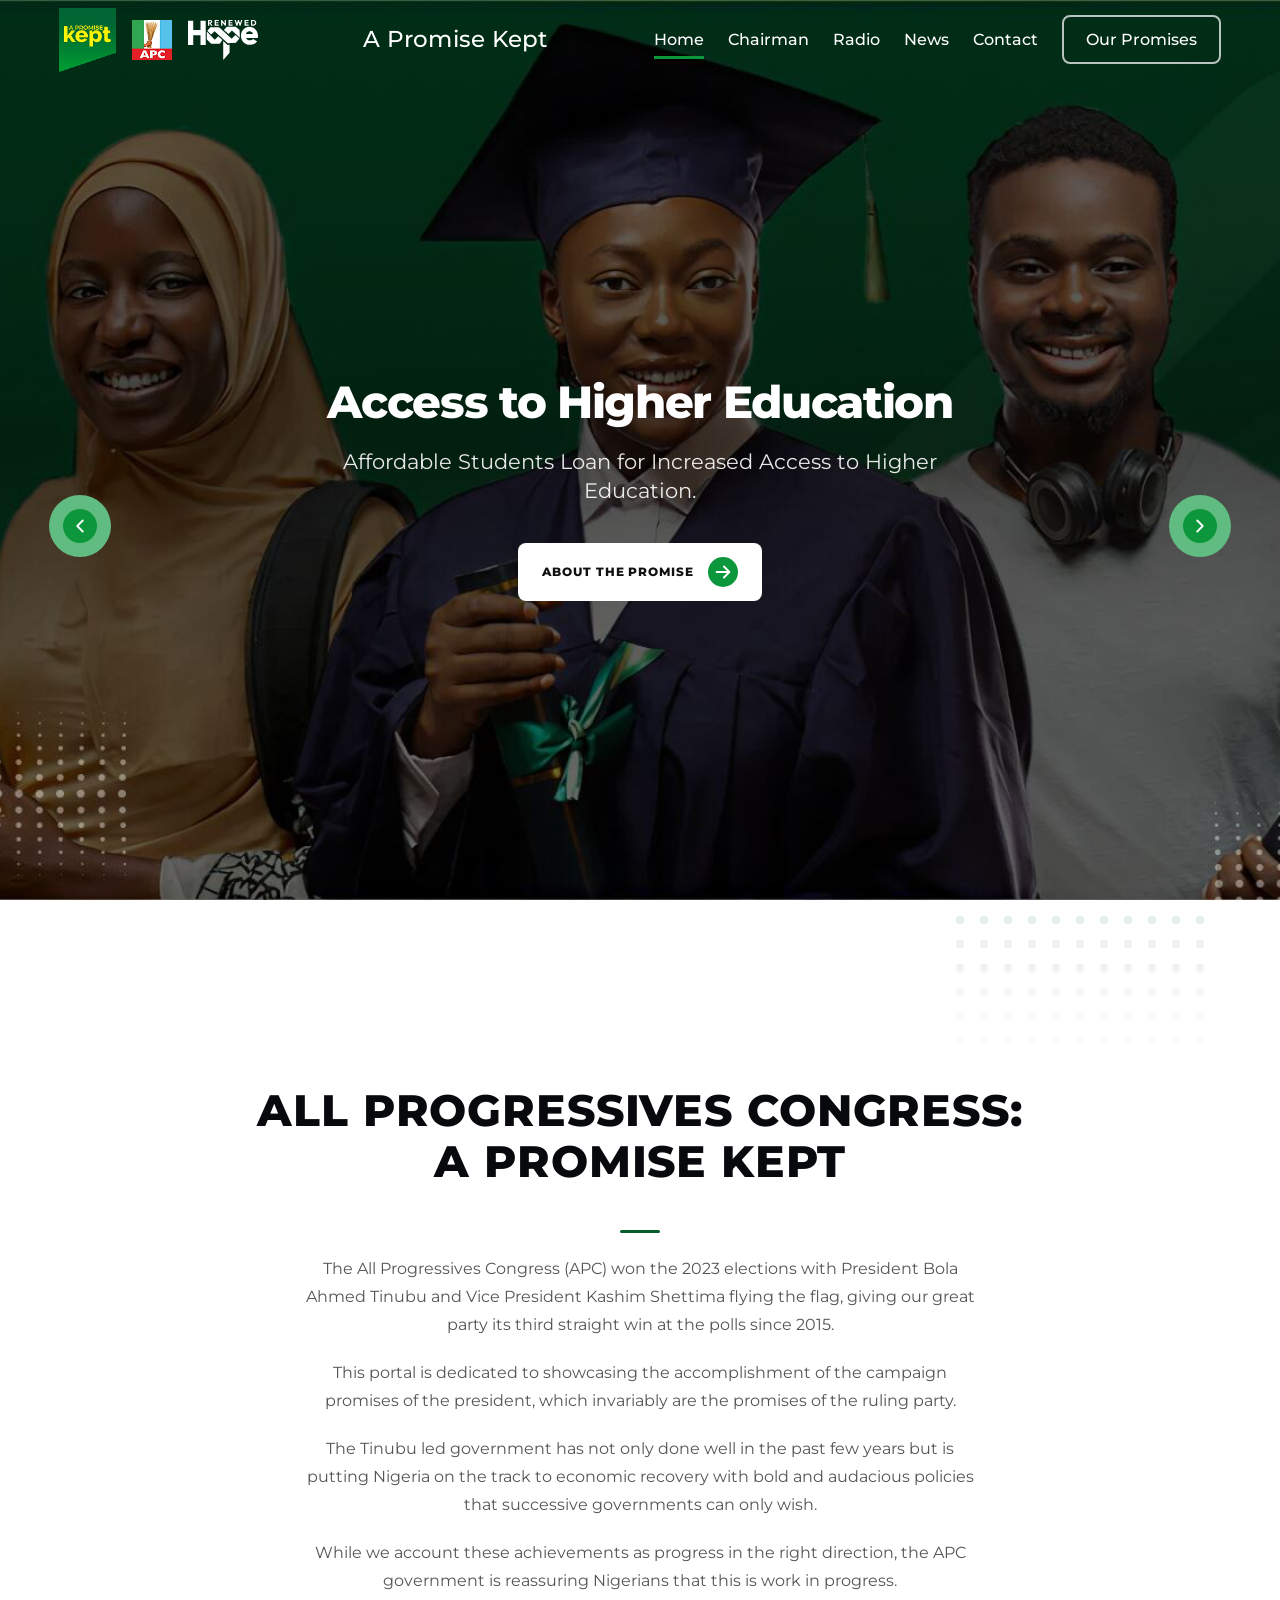
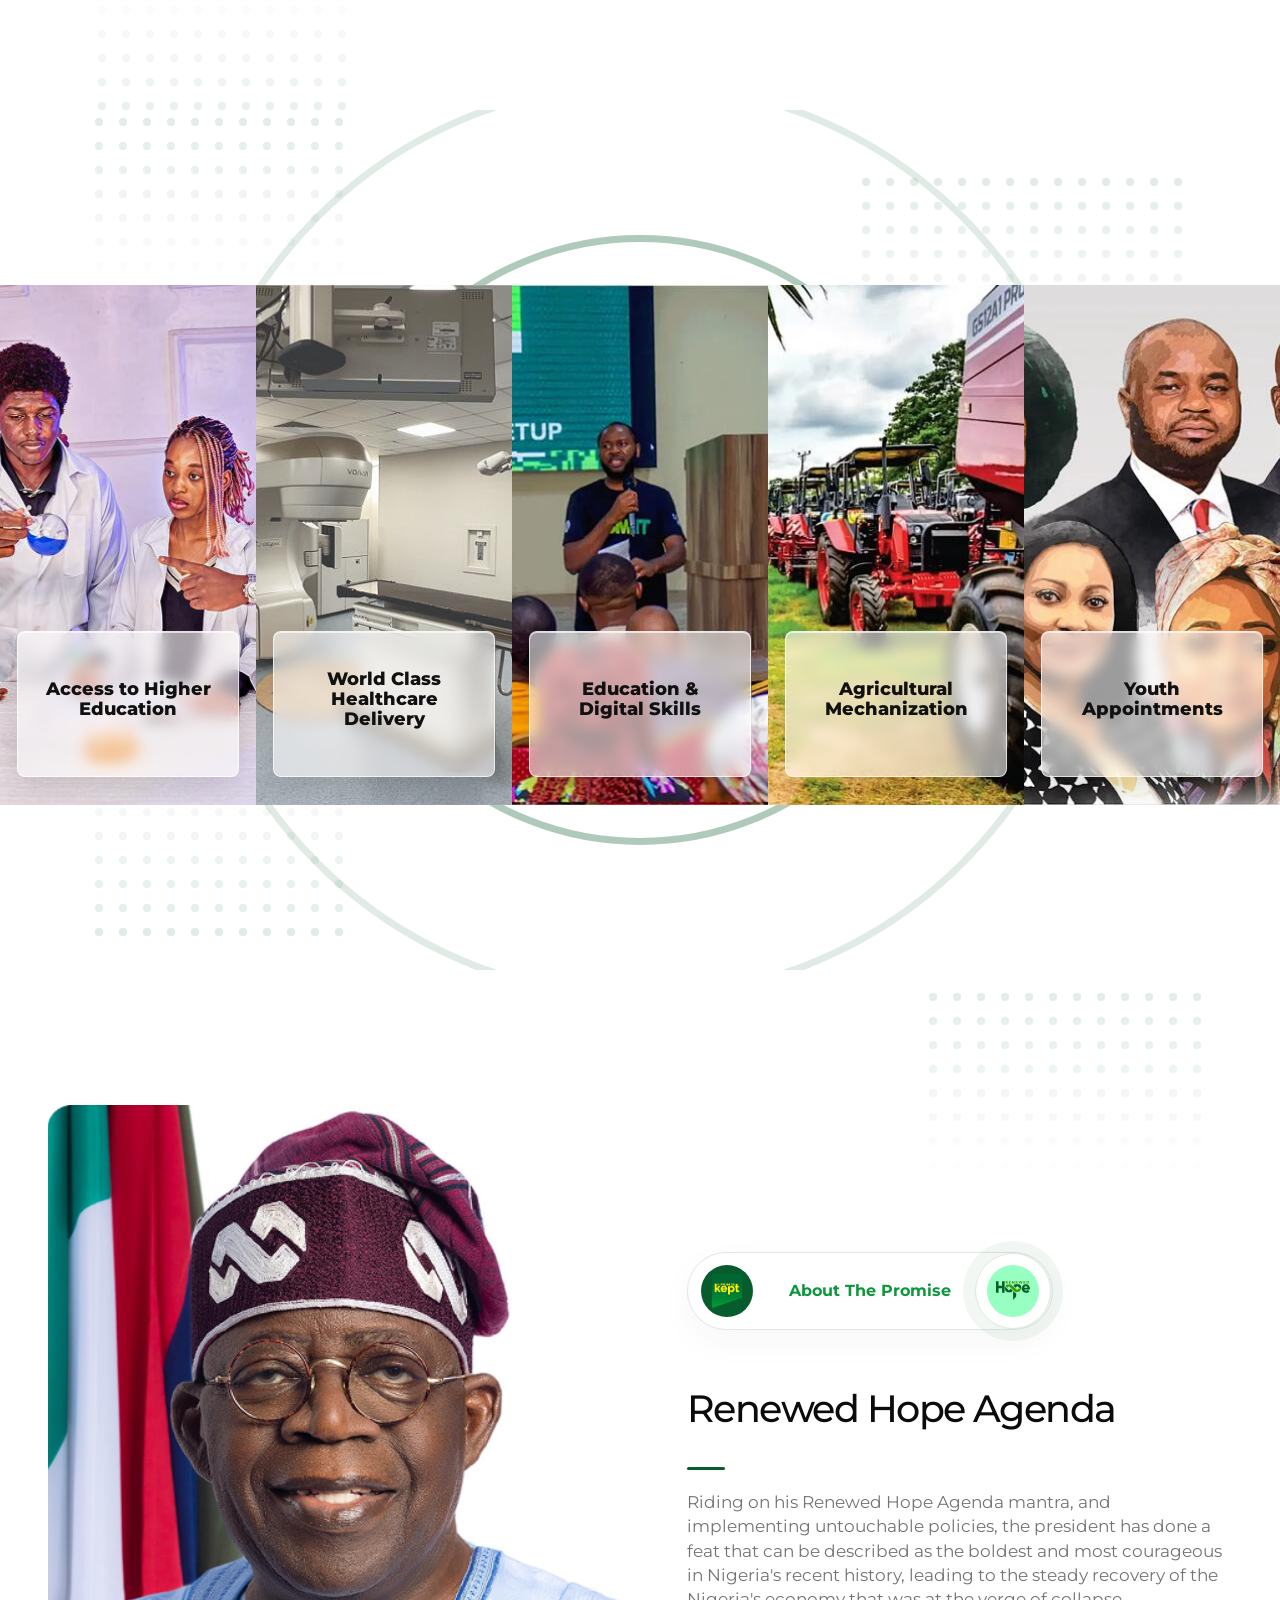
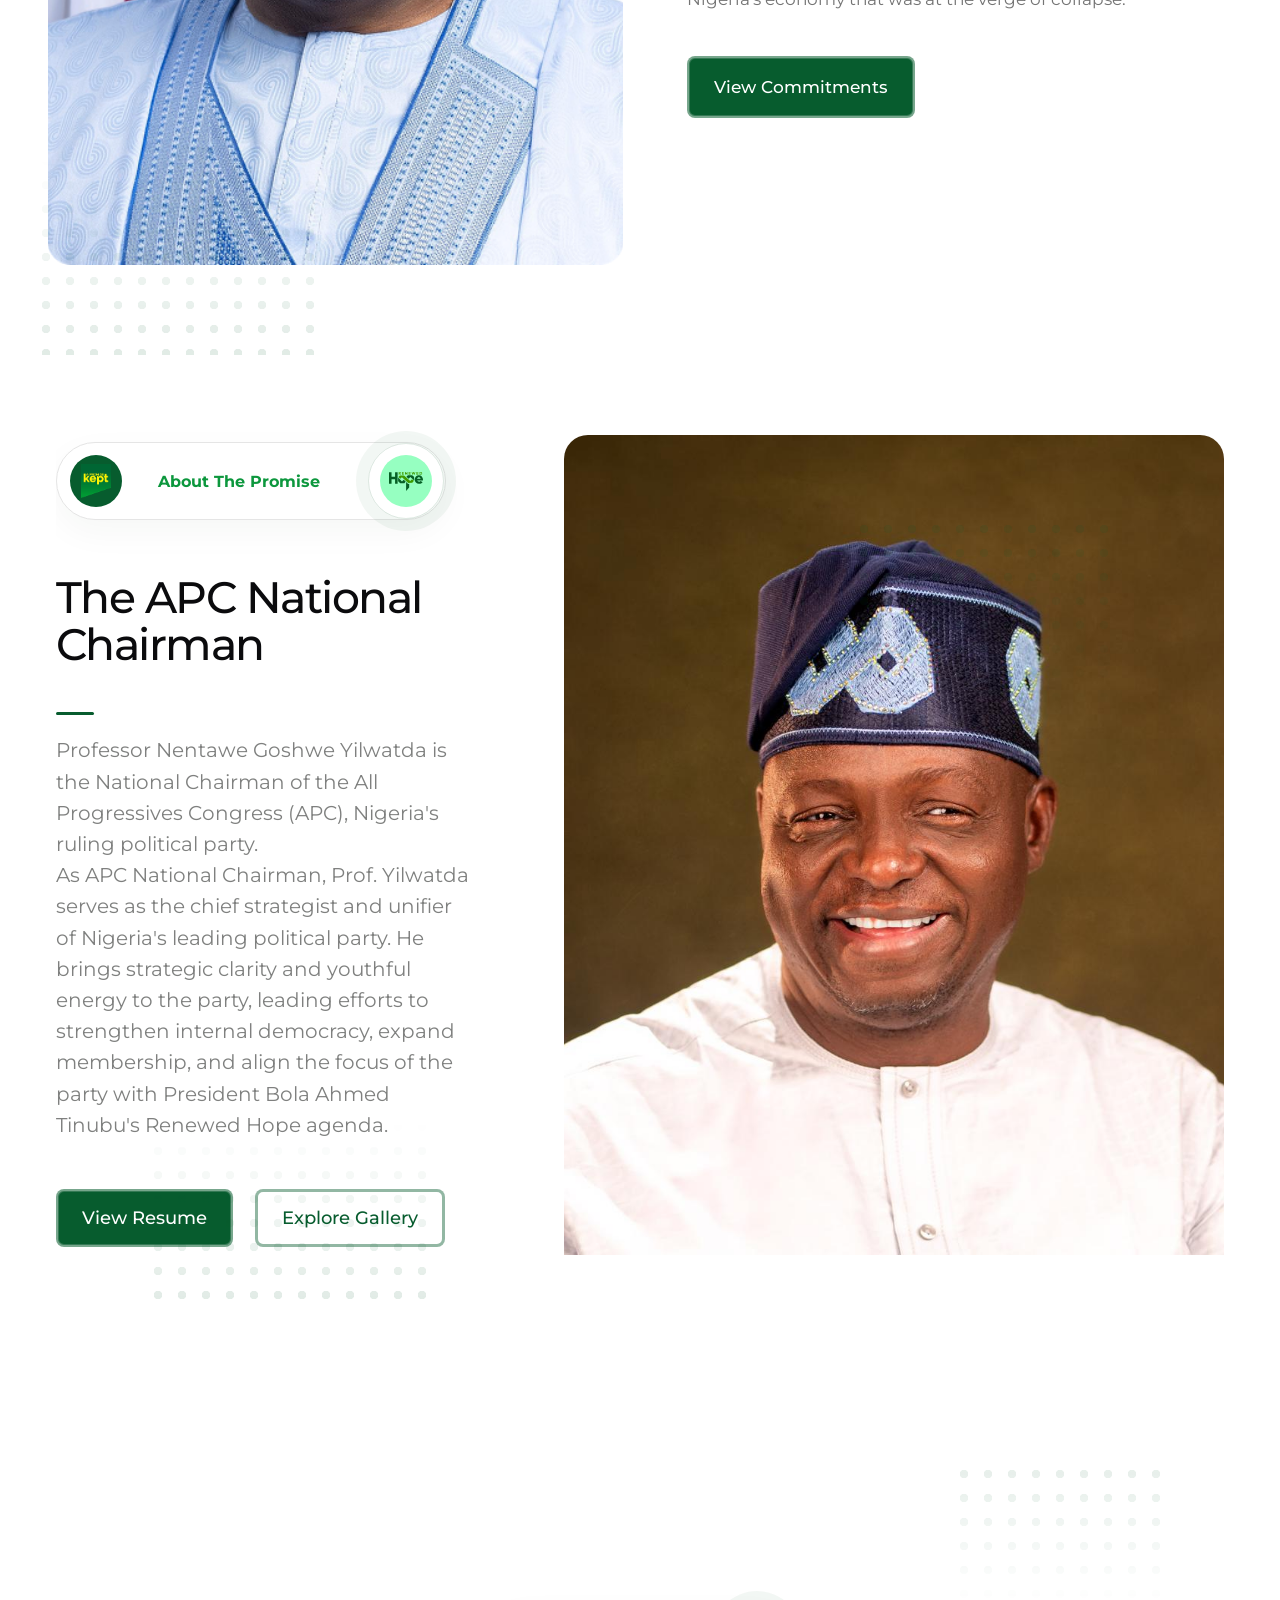
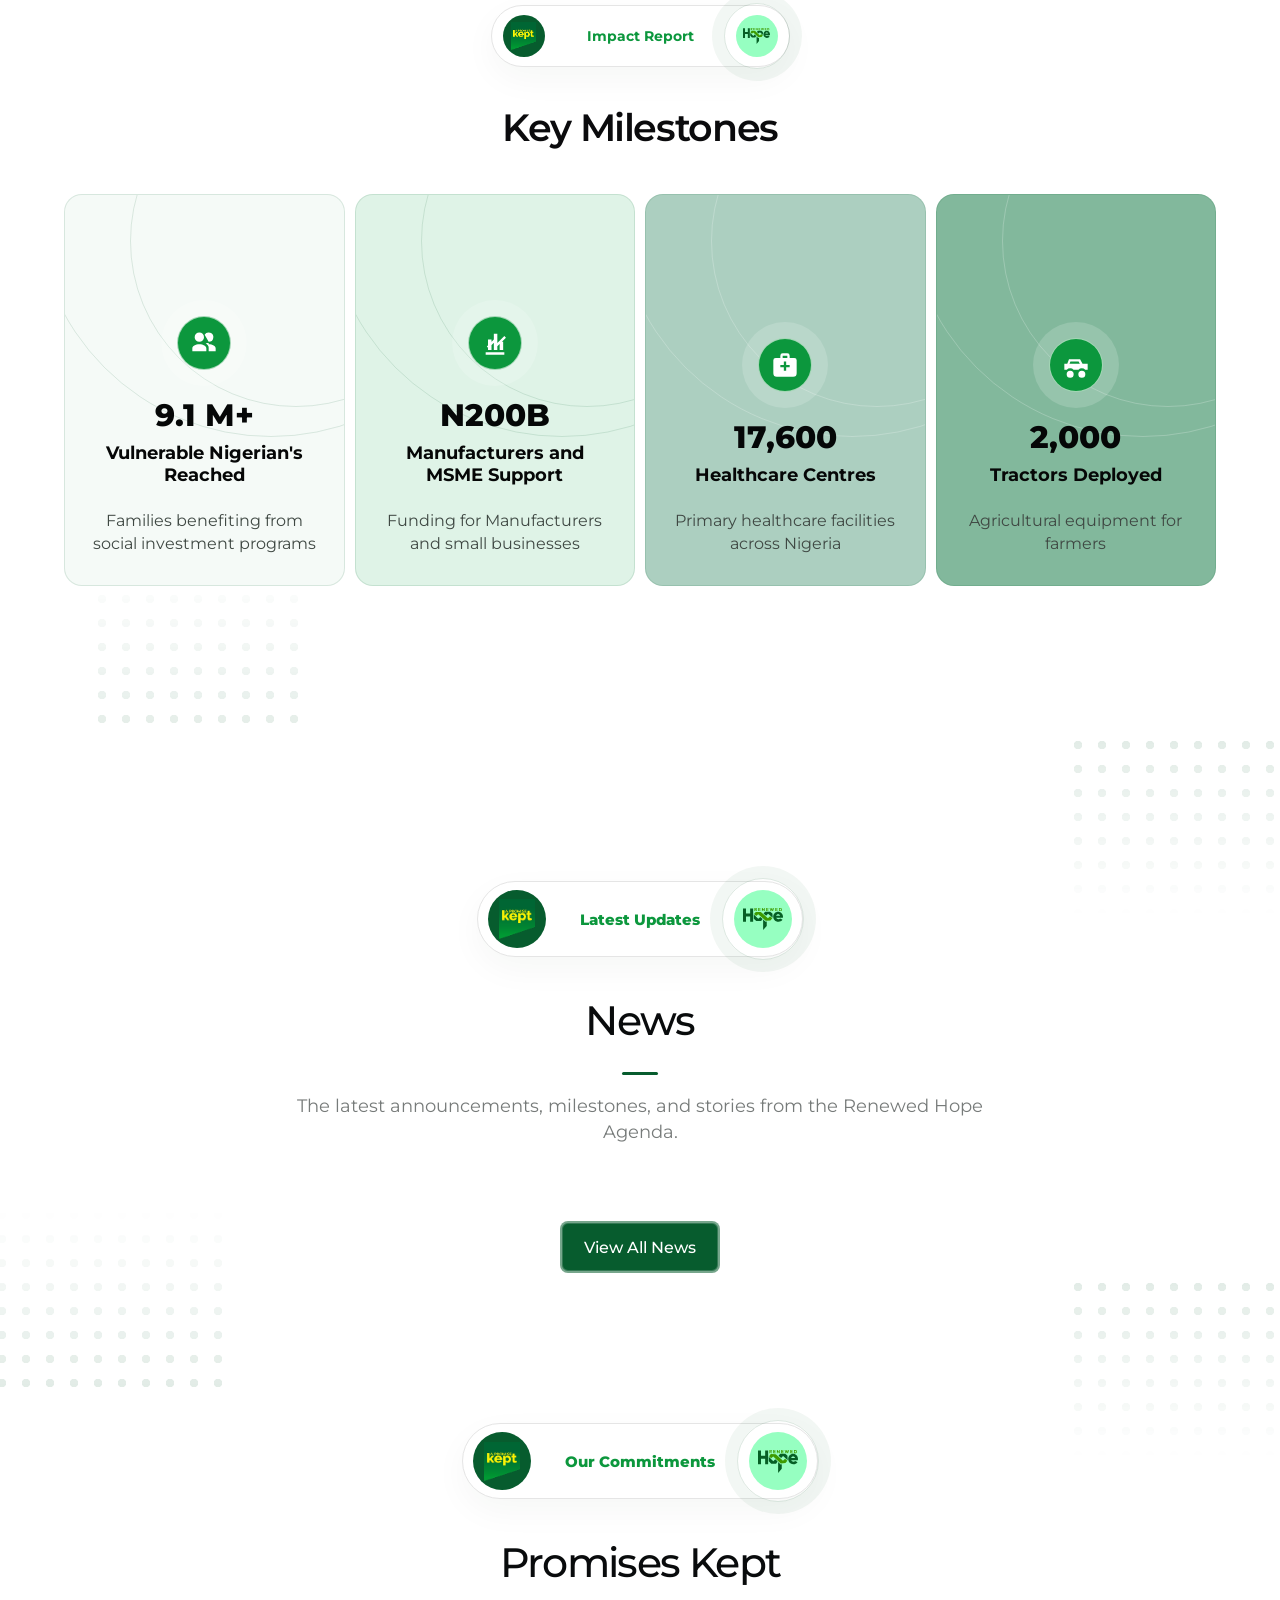
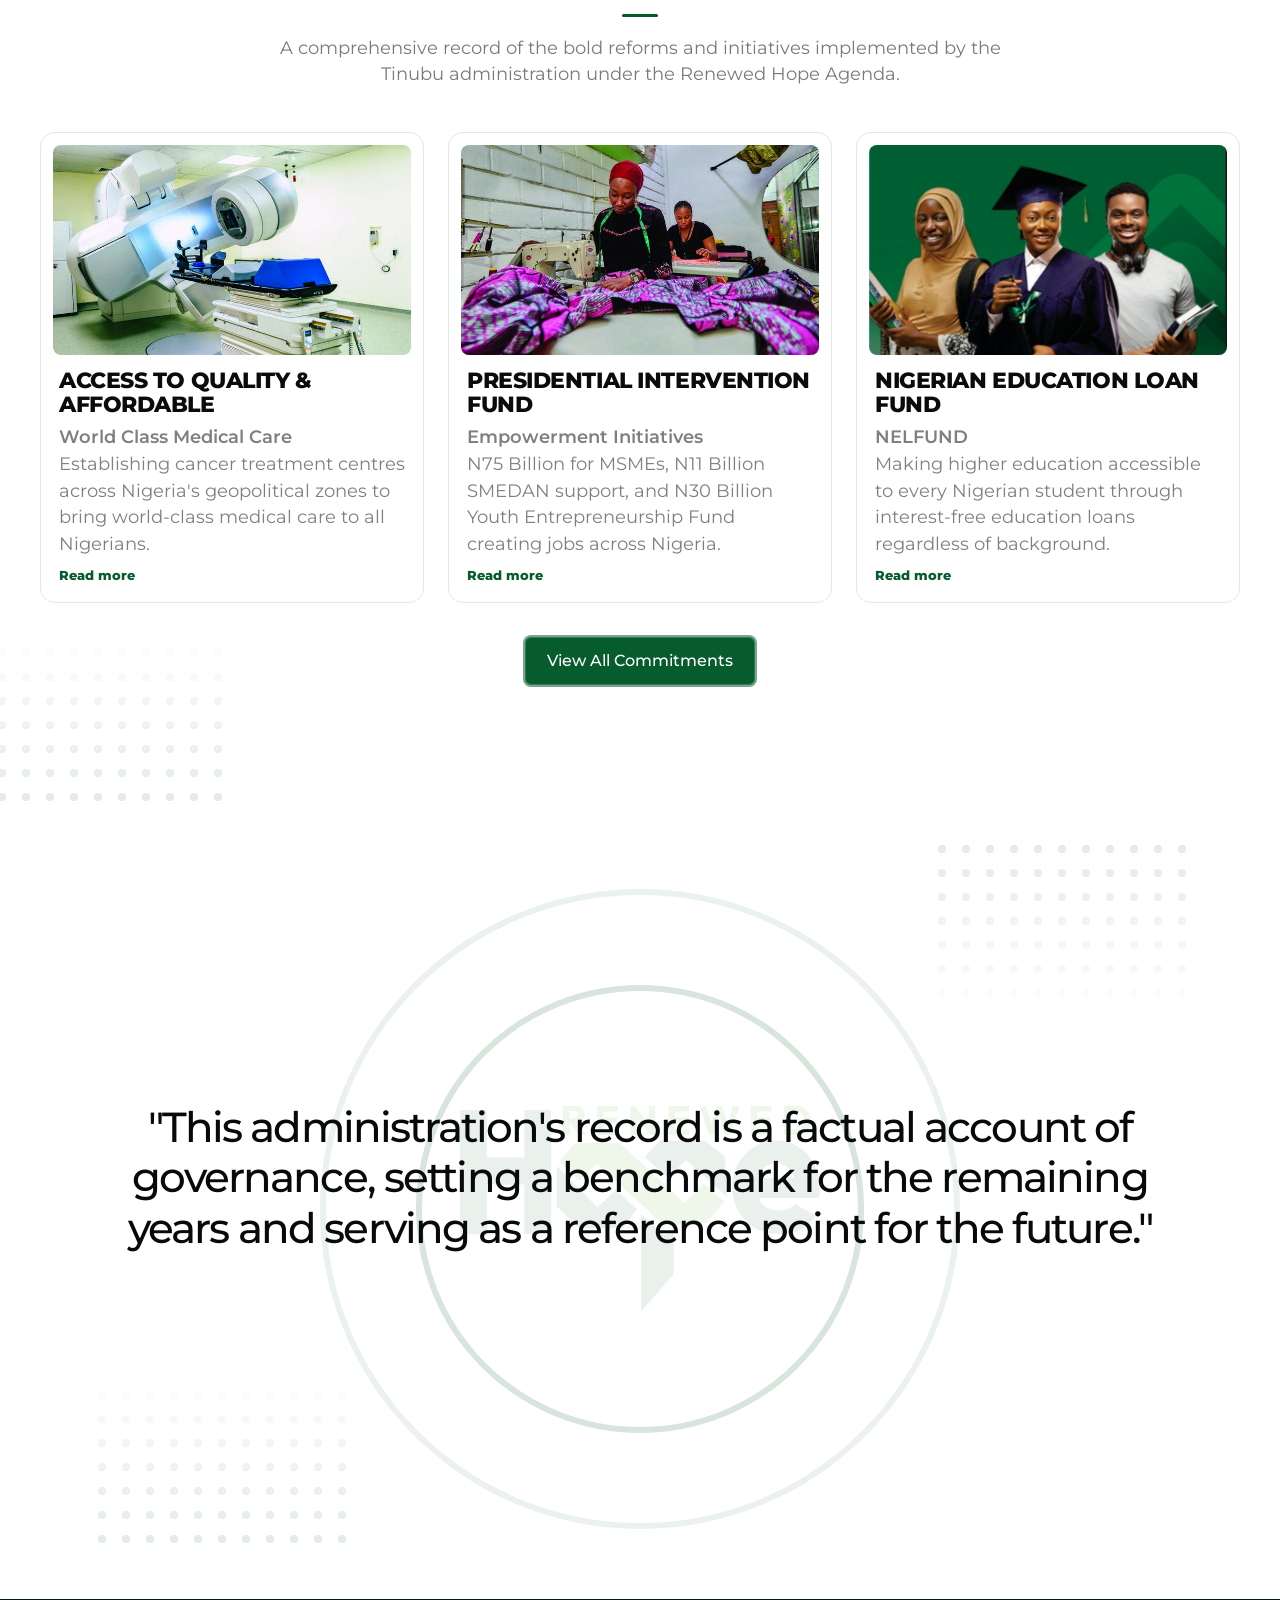
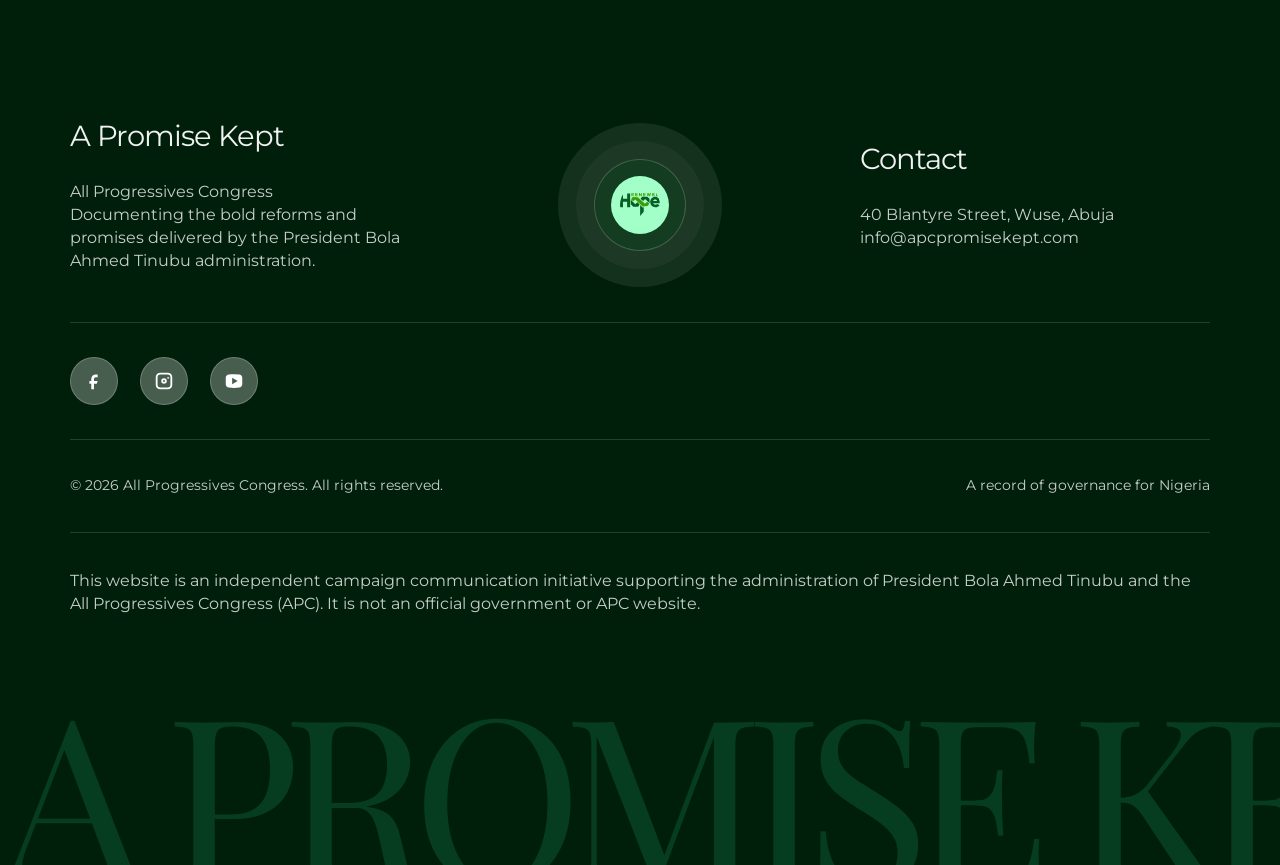
<file: index.html>
<!DOCTYPE html>
<html lang="en">
<head>
  <meta charset="UTF-8">
  <meta name="viewport" content="width=device-width, initial-scale=1.0">
  <title>APC Promise Kept | Tinubu Renewed Hope Agenda</title>
  <meta name="description" content="President Bola Tinubu's Renewed Hope Agenda: documenting APC government reforms, fulfilled campaign promises, and Nigeria governance achievements.">
  <meta name="keywords" content="APC Promise Kept, Renewed Hope Agenda achievements, Tinubu promises kept, APC achievements, Tinubu administration achievements, Bola Tinubu reforms, Nigeria governance achievements, campaign promises fulfilled Nigeria, APC government reforms, progress under Renewed Hope Agenda">
  <meta name="robots" content="index, follow">
  <meta name="author" content="All Progressives Congress">
  <link rel="canonical" href="https://apcpromisekept.com/">
  <meta property="og:type" content="website">
  <meta property="og:site_name" content="APC Promise Kept">
  <meta property="og:title" content="APC Promise Kept | Tinubu Renewed Hope Agenda">
  <meta property="og:description" content="President Bola Tinubu's Renewed Hope Agenda: documenting APC government reforms, fulfilled campaign promises, and Nigeria governance achievements.">
  <meta property="og:url" content="https://apcpromisekept.com/">
  <meta property="og:image" content="https://apcpromisekept.com/assets/images/apromiseimg-1.png">
  <meta name="twitter:card" content="summary_large_image">
  <meta name="twitter:title" content="APC Promise Kept | Tinubu Renewed Hope Agenda">
  <meta name="twitter:description" content="President Bola Tinubu's Renewed Hope Agenda: documenting APC government reforms, fulfilled campaign promises, and Nigeria governance achievements.">
  <meta name="twitter:image" content="https://apcpromisekept.com/assets/images/apromiseimg-1.png">
  <link rel="preconnect" href="https://fonts.googleapis.com">
  <link rel="preconnect" href="https://fonts.gstatic.com" crossorigin>
  <link href="https://fonts.googleapis.com/css2?family=Playfair+Display:wght@700;900&family=Montserrat:wght@400;500;600;700;800;900&display=swap" rel="stylesheet">
  <link rel="icon" type="image/png" href="assets/images/apromiseimg-1.png">
  <link rel="stylesheet" href="styles.css?v=5">
  <script type="application/ld+json">
  {
    "@context": "https://schema.org",
    "@graph": [
      {
        "@type": "Organization",
        "name": "All Progressives Congress",
        "alternateName": "APC",
        "url": "https://apcpromisekept.com",
        "logo": "https://apcpromisekept.com/assets/images/apc-logo-1.png",
        "description": "Nigeria's ruling party implementing the Renewed Hope Agenda under President Bola Ahmed Tinubu.",
        "sameAs": [
          "https://web.facebook.com/profile.php?id=61577460725986",
          "https://www.instagram.com/apcpromisekept/",
          "https://www.youtube.com/@apcpromisekept/videos"
        ]
      },
      {
        "@type": "WebSite",
        "name": "APC Promise Kept",
        "url": "https://apcpromisekept.com",
        "description": "Documenting APC government reforms, Tinubu administration achievements, and progress under the Renewed Hope Agenda."
      }
    ]
  }
  </script>
</head>
<body class="home-page">
  <header class="site-header">
    <a class="brand" href="index.html" aria-label="A Promise Kept home">
      <img src="assets/images/apromiseimg-1.png" alt="A Promise Kept">
      <img src="assets/images/apc-logo-1.png" alt="APC">
      <img src="assets/images/renewed%20hope.svg" alt="Renewed Hope">
    </a>
    <a class="header-title" href="index.html">A Promise Kept</a>
    <button class="menu-toggle" type="button" aria-label="Open menu" aria-expanded="false">
      <span></span><span></span><span></span>
    </button>
    <nav class="site-nav" aria-label="Primary navigation">
      <a class="active" href="index.html">Home</a>
      <a href="chairman.html">Chairman</a>
      <a href="radio.html">Radio</a>
      <a href="news.html">News</a>
      <a href="contact.html">Contact</a>
      <a class="nav-cta" href="commitments.html">Our Promises</a>
    </nav>
  </header>

  <main>
    <section class="hero home-hero" aria-label="Featured commitments">
      <div class="slider-track">
        <article class="hero-slide active" data-title="Access to Higher Education" data-subtitle="Affordable Students Loan for Increased Access to Higher Education." data-image="assets/images/slider/slider1.jpg"></article>
        <article class="hero-slide" data-title="Youth in Leadership Positions" data-subtitle="President Tinubu has appointed the highest number of youths to government leadership positions in Nigeria’s history." data-image="assets/images/slider/slider2.jpg"></article>
        <article class="hero-slide" data-title="3MTT" data-subtitle="Generating a pipeline of technical talents with the aim of creating 3 Million jobs to power our digital economy and position Nigeria as a net talent exporter." data-image="assets/images/slider/slider3.jpg"></article>
        <article class="hero-slide" data-title="National Road Infrastructure" data-subtitle="₦300 billion driving legacy superhighways, 260+ emergency palliatives, and bridge reconstructions across Nigeria." data-image="assets/images/slider/slider4.jpg"></article>
        <article class="hero-slide" data-title="Gas to Prosperity" data-subtitle="With the complete linking of the southern to the northern regions with gas pipelines and over N10B Final Investments Decisions, Nigeria's gas revolution is becoming a reality." data-image="assets/images/cards/Gas to prosperity.jpg"></article>
      </div>
      <button class="slider-arrow slider-prev" type="button" aria-label="Previous slide">
        <svg viewBox="0 0 24 24" aria-hidden="true"><path d="M15 18 9 12l6-6"/></svg>
      </button>
      <button class="slider-arrow slider-next" type="button" aria-label="Next slide">
        <svg viewBox="0 0 24 24" aria-hidden="true"><path d="m9 6 6 6-6 6"/></svg>
      </button>
      <div class="scroll-cue" aria-hidden="true">
        <svg class="scroll-cue-chevron" viewBox="0 0 24 24" aria-hidden="true"><path d="M6 9l6 6 6-6"/></svg>
      </div>

      <div class="hero-slider-content">
        <h1 id="hero-title">Access to Higher Education</h1>
        <p id="hero-subtitle">Affordable Students Loan for Increased Access to Higher Education.</p>
        <a class="hero-glass-link" href="#renewed-hope">
          About the Promise
          <span class="glass-arrow" aria-hidden="true">
            <svg viewBox="0 0 24 24"><path d="M5 12h14m-6-6 6 6-6 6"/></svg>
          </span>
        </a>
      </div>
    </section>

    <section id="promise-intro" class="promise-intro" aria-labelledby="promise-intro-title">
      <div class="dot-field dot-field-top" aria-hidden="true"></div>
      <div class="dot-field dot-field-bottom" aria-hidden="true"></div>
      <div class="promise-intro-inner">
        <h2 id="promise-intro-title">All Progressives Congress:<br>A Promise Kept</h2>
        <span class="intro-rule" aria-hidden="true"></span>
        <p>The All Progressives Congress (APC) won the 2023 elections with President Bola Ahmed Tinubu and Vice President Kashim Shettima flying the flag, giving our great party its third straight win at the polls since 2015.</p>
        <p>This portal is dedicated to showcasing the accomplishment of the campaign promises of the president, which invariably are the promises of the ruling party.</p>
        <p>The Tinubu led government has not only done well in the past few years but is putting Nigeria on the track to economic recovery with bold and audacious policies that successive governments can only wish.</p>
        <p>While we account these achievements as progress in the right direction, the APC government is reassuring Nigerians that this is work in progress.</p>
      </div>
    </section>

    <section id="focus-areas" class="priority-strip" aria-label="Renewed Hope focus areas">
      <div class="ring-mark ring-mark-outer" aria-hidden="true"></div>
      <div class="ring-mark ring-mark-inner" aria-hidden="true"></div>
      <div class="dot-field list-dot-top-left" aria-hidden="true"></div>
      <div class="dot-field list-dot-top-right" aria-hidden="true"></div>
      <div class="dot-field list-dot-bottom-left" aria-hidden="true"></div>
      <div class="priority-list">
        <a class="priority-panel" href="commitment-detail.html?id=4" aria-label="Open Nigerian Education Loan Fund commitment detail">
          <img src="assets/images/list/1.jpg" alt="Students in a laboratory" loading="lazy">
          <div class="priority-copy">
            <h3>Access to Higher Education</h3>
          </div>
        </a>
        <a class="priority-panel" href="commitment-detail.html?id=0" aria-label="Open World Class Healthcare Delivery commitment detail">
          <img src="assets/images/list/2.jpg" alt="Healthcare delivery equipment" loading="lazy">
          <div class="priority-copy">
            <h3>World Class Healthcare Delivery</h3>
          </div>
        </a>
        <a class="priority-panel" href="commitment-detail.html?id=2" aria-label="Open Education and Digital Skills commitment detail">
          <img src="assets/images/list/3.jpg" alt="Education and digital skills training in Nigeria" loading="lazy">
          <div class="priority-copy">
            <h3>Education & Digital Skills</h3>
          </div>
        </a>
        <a class="priority-panel" href="commitment-detail.html?id=7" aria-label="Open Agricultural Mechanization commitment detail">
          <img src="assets/images/list/4.jpg" alt="Agricultural equipment" loading="lazy">
          <div class="priority-copy">
            <h3>Agricultural Mechanization</h3>
          </div>
        </a>
        <a class="priority-panel" href="commitment-detail.html?id=2" aria-label="Open Youth Appointments commitment detail">
          <img src="assets/images/list/5.jpg" alt="Youth appointees illustration" loading="lazy">
          <div class="priority-copy">
            <h3>Youth Appointments</h3>
          </div>
        </a>
      </div>
    </section>

    <section id="renewed-hope" class="intro-section">
      <div class="dot-field intro-dot-top" aria-hidden="true"></div>
      <div class="dot-field intro-dot-bottom" aria-hidden="true"></div>
      <div class="intro-media">
        <img src="assets/images/frame-2087327894.png" alt="President Bola Ahmed Tinubu" loading="lazy">
      </div>
      <div class="intro-copy">
        <div class="initiative-pill">
          <span class="initiative-logo kept-logo"><img src="assets/images/apromiseimg-1.png" alt=""></span>
          <strong>About The Promise</strong>
          <span class="initiative-logo hope-logo"><img src="assets/images/renewed%20hope.svg" alt=""></span>
        </div>
        <h2>Renewed Hope Agenda</h2>
        <span class="intro-green-rule" aria-hidden="true"></span>
        <p>Riding on his Renewed Hope Agenda mantra, and implementing untouchable policies, the president has done a feat that can be described as the boldest and most courageous in Nigeria's recent history, leading to the steady recovery of the Nigeria's economy that was at the verge of collapse.</p>
        <a class="btn intro-cta" href="commitments.html">View Commitments</a>
      </div>
    </section>

    <section id="chairman" class="chairman-section" aria-labelledby="chairman-title">
      <div class="dot-field chairman-dot-top" aria-hidden="true"></div>
      <div class="dot-field chairman-dot-bottom" aria-hidden="true"></div>
      <div class="chairman-copy">
        <div class="initiative-pill chairman-pill">
          <span class="initiative-logo kept-logo"><img src="assets/images/apromiseimg-1.png" alt=""></span>
          <strong>About The Promise</strong>
          <span class="initiative-logo hope-logo"><img src="assets/images/renewed%20hope.svg" alt=""></span>
        </div>
        <h2 id="chairman-title">The APC National Chairman</h2>
        <span class="intro-green-rule" aria-hidden="true"></span>
        <p>Professor Nentawe Goshwe Yilwatda is the National Chairman of the All Progressives Congress (APC), Nigeria's ruling political party.</p>
        <p>As APC National Chairman, Prof. Yilwatda serves as the chief strategist and unifier of Nigeria's leading political party. He brings strategic clarity and youthful energy to the party, leading efforts to strengthen internal democracy, expand membership, and align the focus of the party with President Bola Ahmed Tinubu's Renewed Hope agenda.</p>
        <div class="chairman-actions">
          <a class="btn chairman-primary" href="chairman.html">View Resume</a>
          <a class="btn chairman-secondary" href="chairman.html#gallery">Explore Gallery</a>
        </div>
      </div>
      <div class="chairman-media">
        <img src="assets/images/chairman-yilwatda.jpeg" alt="Professor Nentawe Goshwe Yilwatda" loading="lazy">
      </div>
    </section>

    <section id="milestones" class="stats-band" aria-labelledby="milestones-title">
      <div class="dot-field milestone-dot-top" aria-hidden="true"></div>
      <div class="dot-field milestone-dot-bottom" aria-hidden="true"></div>
      <div class="milestone-heading">
        <div class="initiative-pill milestone-pill">
          <span class="initiative-logo kept-logo"><img src="assets/images/apromiseimg-1.png" alt=""></span>
          <strong>Impact Report</strong>
          <span class="initiative-logo hope-logo"><img src="assets/images/renewed%20hope.svg" alt=""></span>
        </div>
        <h2 id="milestones-title">Key Milestones</h2>
      </div>
      <div class="milestone-grid">
        <article class="milestone-card">
          <span class="milestone-icon" aria-hidden="true">
            <svg viewBox="0 0 24 24"><path d="M16 11a4 4 0 1 0-3.46-6M8 11a4 4 0 1 0 0-8 4 4 0 0 0 0 8Zm0 2c-3.31 0-6 1.57-6 3.5V19h12v-2.5C14 14.57 11.31 13 8 13Zm8-1c-.92 0-1.78.13-2.53.36 1.53.82 2.53 2.02 2.53 3.39V19h6v-2.5c0-1.93-2.69-3.5-6-3.5Z"/></svg>
          </span>
          <strong>9.1 M+</strong>
          <h3>Vulnerable Nigerian's Reached</h3>
          <p>Families benefiting from social investment programs</p>
        </article>
        <article class="milestone-card">
          <span class="milestone-icon" aria-hidden="true">
            <svg viewBox="0 0 24 24"><path d="M4 20h16v2H4v-2Zm2-2h3V9H6v9Zm5 0h3V4h-3v14Zm5 0h3v-7h-3v7Zm4-12-6 6-3-3-6 6 1.4 1.4L11 11.8l3 3L21.4 7.4 20 6Z"/></svg>
          </span>
          <strong>N200B</strong>
          <h3>Manufacturers and MSME Support</h3>
          <p>Funding for Manufacturers and small businesses</p>
        </article>
        <article class="milestone-card">
          <span class="milestone-icon" aria-hidden="true">
            <svg viewBox="0 0 24 24"><path d="M20 6h-4V4a2 2 0 0 0-2-2h-4a2 2 0 0 0-2 2v2H4a2 2 0 0 0-2 2v11a3 3 0 0 0 3 3h14a3 3 0 0 0 3-3V8a2 2 0 0 0-2-2ZM10 4h4v2h-4V4Zm6 10h-3v3h-2v-3H8v-2h3V9h2v3h3v2Z"/></svg>
          </span>
          <strong>17,600</strong>
          <h3>Healthcare Centres</h3>
          <p>Primary healthcare facilities across Nigeria</p>
        </article>
        <article class="milestone-card">
          <span class="milestone-icon" aria-hidden="true">
            <svg viewBox="0 0 24 24"><path d="M7 17a3 3 0 1 0 0 6 3 3 0 0 0 0-6Zm10 0a3 3 0 1 0 0 6 3 3 0 0 0 0-6ZM6 7h9.5l2.1 4H22v5h-2.1a4 4 0 0 0-5.8 0H9.9a4 4 0 0 0-5.8 0H2v-5h2.5L6 7Zm1.2 2-.75 2H15.3l-1.05-2H7.2Z"/></svg>
          </span>
          <strong>2,000</strong>
          <h3>Tractors Deployed</h3>
          <p>Agricultural equipment for farmers</p>
        </article>
      </div>
    </section>

    <section id="news" class="featured-section news-preview" aria-labelledby="news-title">
      <div class="dot-field news-dot-top" aria-hidden="true"></div>
      <div class="dot-field news-dot-bottom" aria-hidden="true"></div>
      <div class="section-heading news-heading">
        <div class="initiative-pill news-pill" aria-label="Latest Updates">
          <span class="pill-logo kept-logo"><img src="assets/images/apromiseimg-1.png" alt=""></span>
          <strong>Latest Updates</strong>
          <span class="pill-logo hope-logo"><img src="assets/images/renewed%20hope.svg" alt=""></span>
        </div>
        <h2 id="news-title">News</h2>
        <span class="intro-green-rule" aria-hidden="true"></span>
        <p>The latest announcements, milestones, and stories from the Renewed Hope Agenda.</p>
      </div>
      <div class="feature-grid news-grid" id="home-news-grid"></div>
      <div class="section-center">
        <a class="btn promises-cta" href="news.html">View All News</a>
      </div>
    </section>

    <section id="promises-kept" class="featured-section promises-preview" aria-labelledby="promises-title">
      <div class="dot-field promises-dot-top" aria-hidden="true"></div>
      <div class="dot-field promises-dot-bottom" aria-hidden="true"></div>
      <div class="section-heading promises-heading">
        <div class="initiative-pill promises-pill" aria-label="Our Commitments">
          <span class="pill-logo kept-logo"><img src="assets/images/apromiseimg-1.png" alt=""></span>
          <strong>Our Commitments</strong>
          <span class="pill-logo hope-logo"><img src="assets/images/renewed%20hope.svg" alt=""></span>
        </div>
        <h2 id="promises-title">Promises Kept</h2>
        <span class="intro-green-rule" aria-hidden="true"></span>
        <p>A comprehensive record of the bold reforms and initiatives implemented by the Tinubu administration under the Renewed Hope Agenda.</p>
      </div>
      <div class="feature-grid promises-grid" id="home-feature-grid"></div>
      <div class="section-center">
        <a class="btn promises-cta" href="commitments.html">View All Commitments</a>
      </div>
    </section>

    <section class="quote-band" aria-label="Governance record quote">
      <div class="dot-field quote-dot-top" aria-hidden="true"></div>
      <div class="dot-field quote-dot-bottom" aria-hidden="true"></div>
      <div class="quote-rings" aria-hidden="true"></div>
      <img class="quote-watermark" src="assets/images/renewed%20hope.svg" alt="" loading="lazy">
      <blockquote>"This administration's record is a factual account of governance, setting a benchmark for the remaining years and serving as a reference point for the future."</blockquote>
    </section>
  </main>

  <footer class="site-footer">
    <div class="footer-content">
      <div class="footer-top">
        <div class="footer-brand">
          <h3>A Promise Kept</h3>
          <p>All Progressives Congress<br>Documenting the bold reforms and promises delivered by the President Bola Ahmed Tinubu administration.</p>
        </div>
        <div class="footer-emblem" aria-hidden="true">
          <span><img src="assets/images/renewed%20hope.svg" alt=""></span>
        </div>
        <div class="footer-contact">
          <h3>Contact</h3>
          <p>40 Blantyre Street, Wuse, Abuja<br><a href="mailto:info@apcpromisekept.com">info@apcpromisekept.com</a></p>
        </div>
      </div>
      <div class="footer-socials" aria-label="Social links">
        <a href="https://web.facebook.com/profile.php?id=61577460725986" target="_blank" rel="noopener noreferrer" aria-label="Facebook"><svg viewBox="0 0 24 24" aria-hidden="true"><path d="M14 8h2V5h-2c-3 0-5 2-5 5v2H7v3h2v6h3v-6h3l1-3h-4v-2c0-1 .7-2 2-2Z"/></svg></a>
        <a href="https://www.instagram.com/apcpromisekept/" target="_blank" rel="noopener noreferrer" aria-label="Instagram"><svg viewBox="0 0 24 24" aria-hidden="true"><path d="M8 3h8c3 0 5 2 5 5v8c0 3-2 5-5 5H8c-3 0-5-2-5-5V8c0-3 2-5 5-5Zm0 2c-2 0-3 1-3 3v8c0 2 1 3 3 3h8c2 0 3-1 3-3V8c0-2-1-3-3-3H8Zm4 4a3 3 0 1 1 0 6 3 3 0 0 1 0-6Zm0 2a1 1 0 1 0 0 2 1 1 0 0 0 0-2Zm4.5-3.5a1 1 0 1 1 0 2 1 1 0 0 1 0-2Z"/></svg></a>
        <a href="https://www.youtube.com/@apcpromisekept/videos" target="_blank" rel="noopener noreferrer" aria-label="YouTube"><svg viewBox="0 0 24 24" aria-hidden="true"><path d="M21 8.5c0-2-1.5-3.5-3.4-3.7A52 52 0 0 0 12 4.5c-2 0-3.9.1-5.6.3C4.5 5 3 6.5 3 8.5v7c0 2 1.5 3.5 3.4 3.7 1.7.2 3.6.3 5.6.3s3.9-.1 5.6-.3c1.9-.2 3.4-1.7 3.4-3.7v-7ZM10 15.5v-7l6 3.5-6 3.5Z"/></svg></a>
      </div>
      <div class="footer-bottom">
        <p>&copy; 2026 All Progressives Congress. All rights reserved.</p>
        <p>A record of governance for Nigeria</p>
      </div>
      <p class="disclaimer">This website is an independent campaign communication initiative supporting the administration of President Bola Ahmed Tinubu and the All Progressives Congress (APC). It is not an official government or APC website.</p>
    </div>
    <span class="footer-watermark" aria-hidden="true">A Promise Kept</span>
  </footer>

  <script src="script.js?v=7"></script>
</body>
</html>
</file>
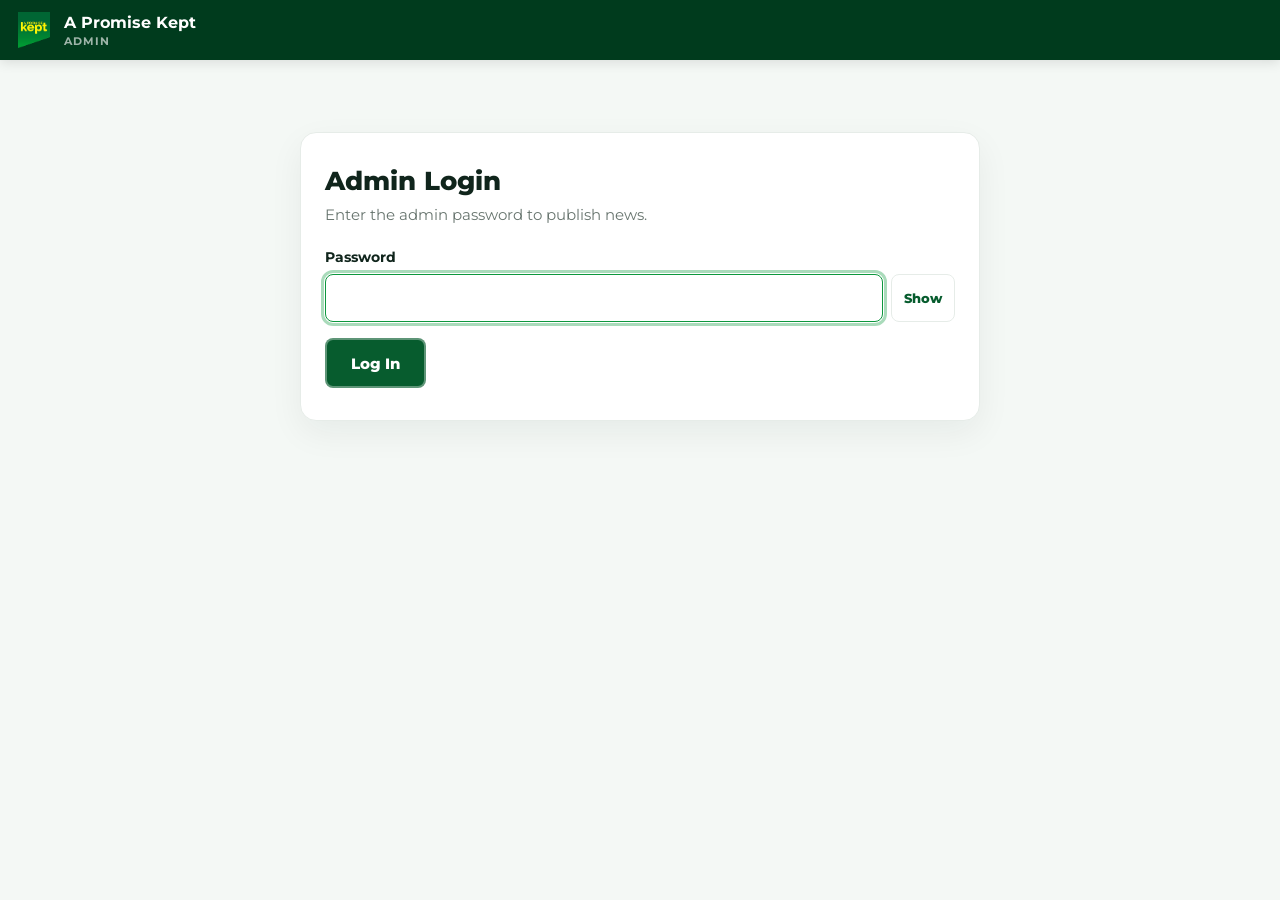
<file: admin.html>
<!DOCTYPE html>
<html lang="en">
<head>
  <meta charset="UTF-8">
  <meta name="viewport" content="width=device-width, initial-scale=1.0">
  <title>Admin | A Promise Kept</title>
  <meta name="robots" content="noindex, nofollow">
  <link href="https://fonts.googleapis.com/css2?family=Playfair+Display:wght@700;900&family=Montserrat:wght@400;500;600;700;800;900&display=swap" rel="stylesheet">
  <link rel="icon" type="image/png" href="assets/images/apromiseimg-1.png">
  <link rel="stylesheet" href="styles.css?v=5">
</head>
<body class="admin-page">
  <header class="admin-topbar">
    <a class="admin-brand" href="index.html">
      <img src="assets/images/apromiseimg-1.png" alt="">
      <span>A Promise Kept<small>Admin</small></span>
    </a>
    <button id="admin-logout-btn" class="admin-logout-btn" type="button" hidden>Log Out</button>
  </header>

  <main class="admin-main">
    <div id="admin-root" aria-live="polite">
      <p class="admin-loading">Loading…</p>
    </div>
  </main>

  <script src="admin.js?v=1"></script>
</body>
</html>
</file>
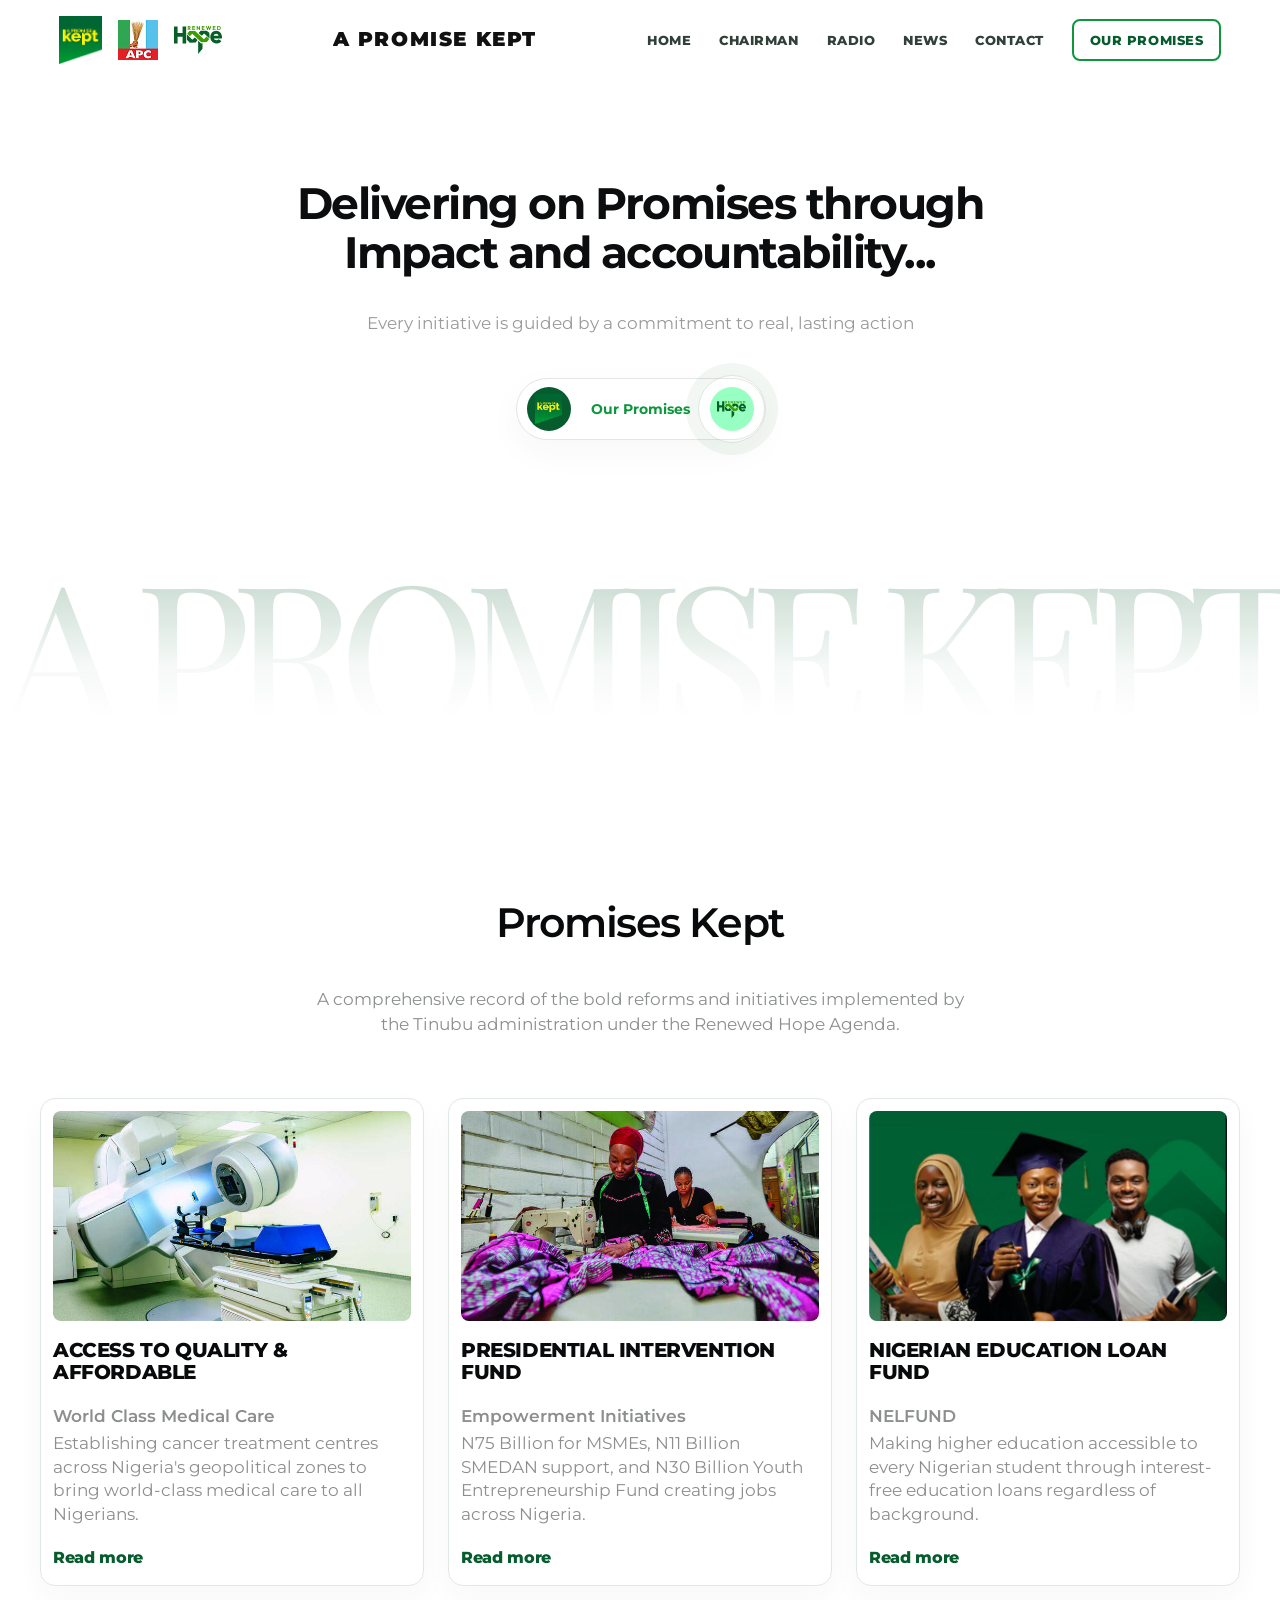
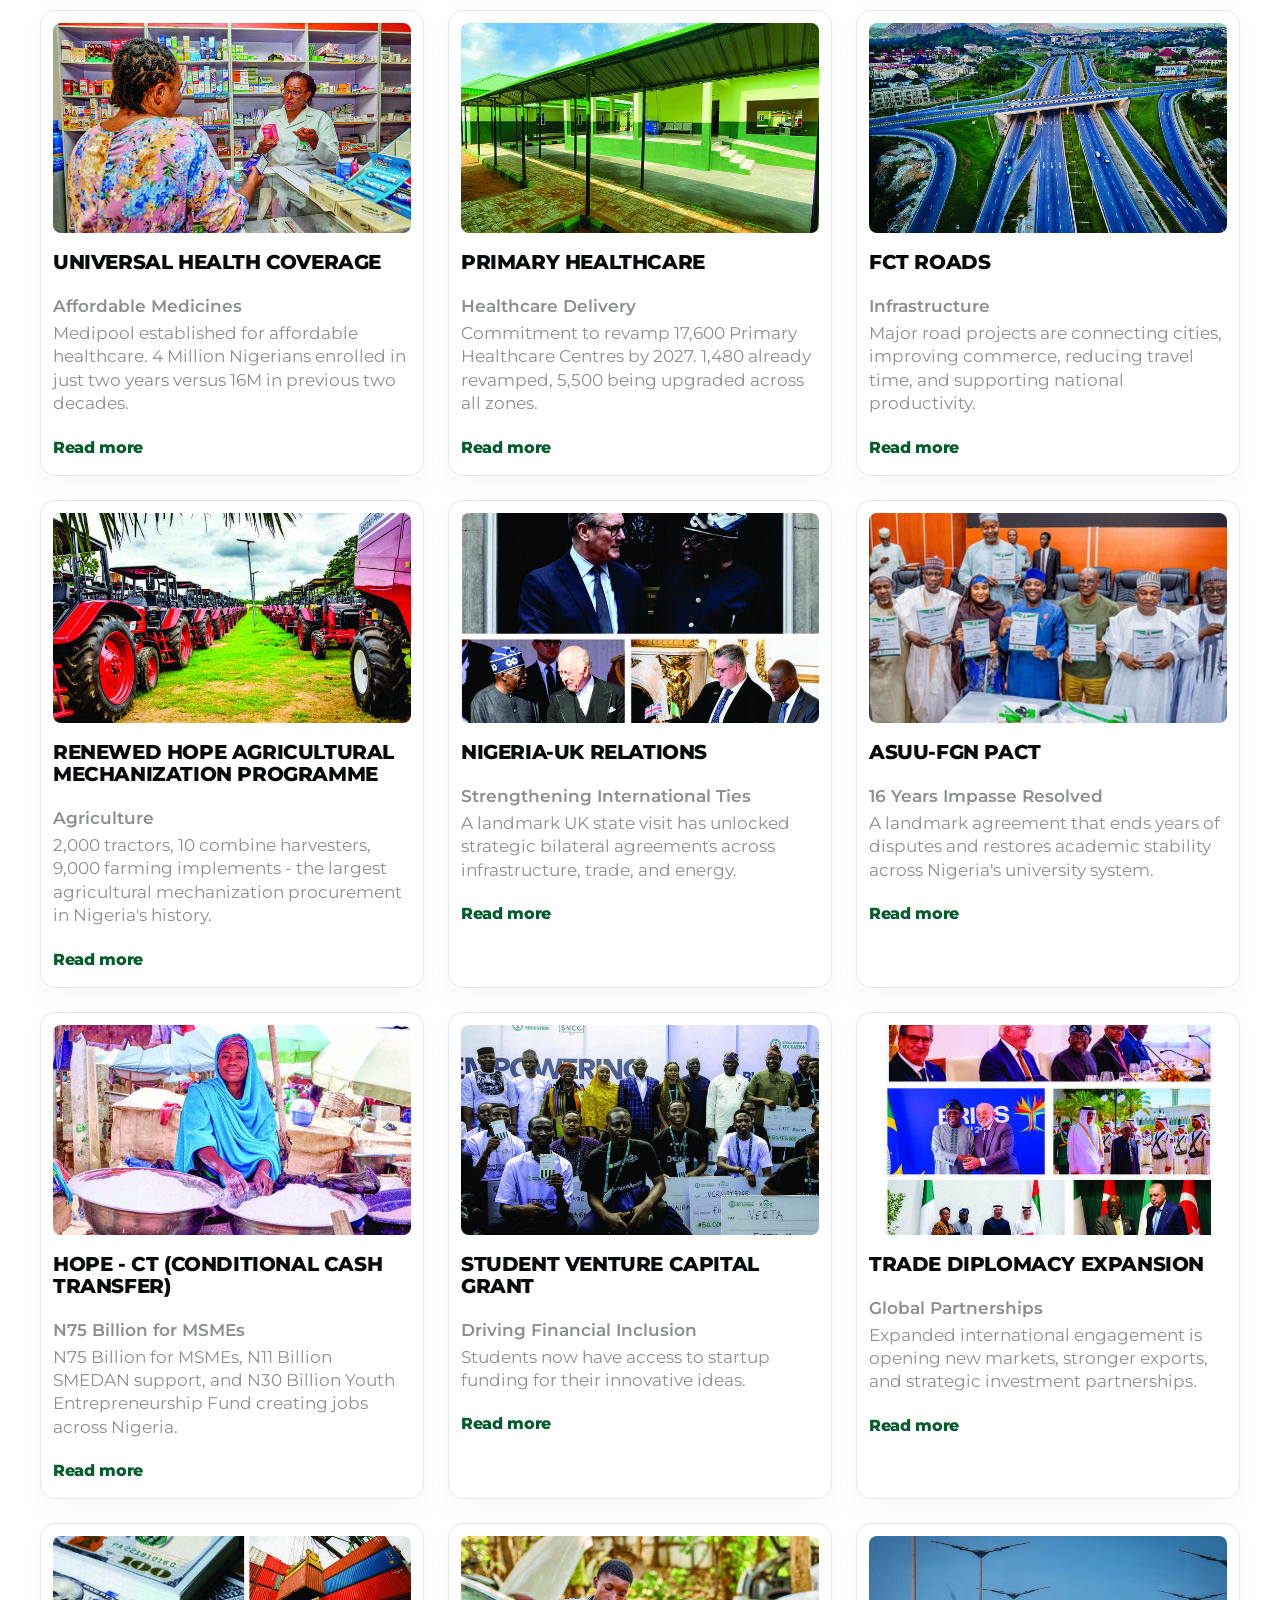
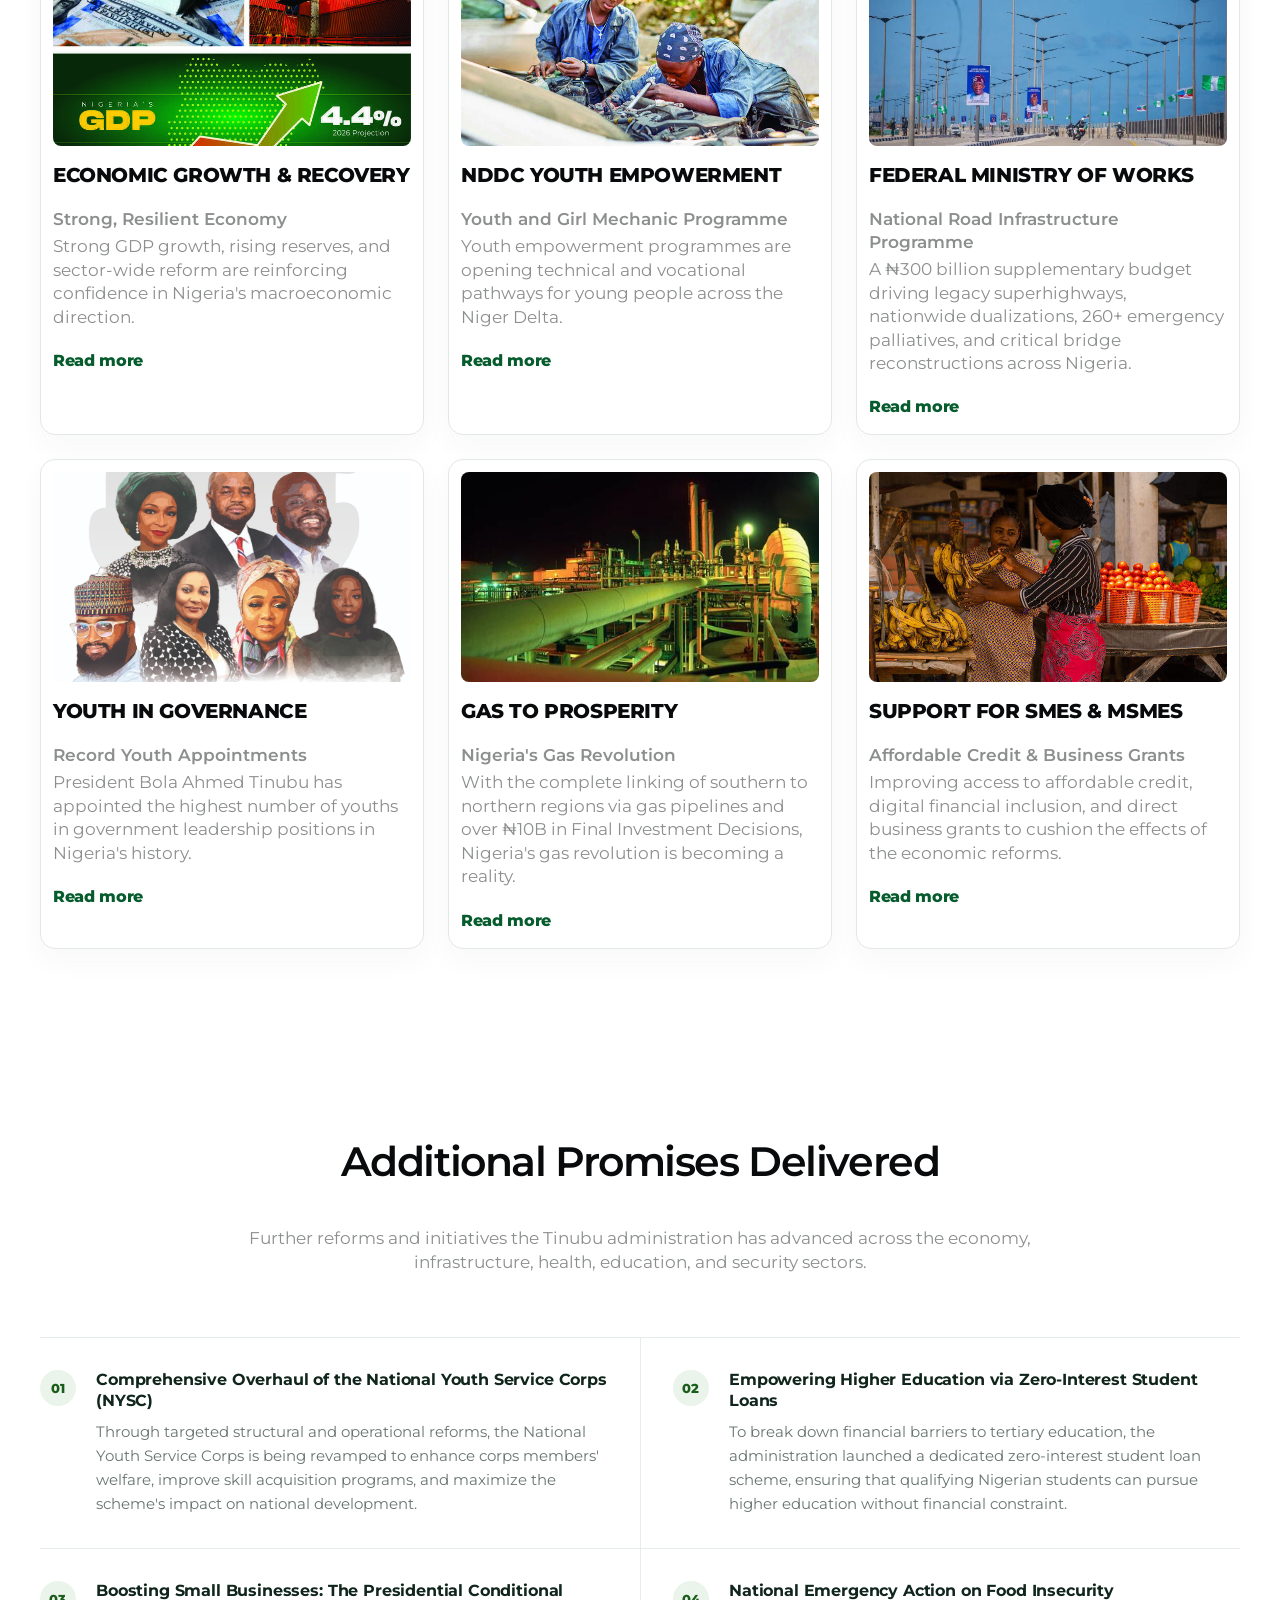
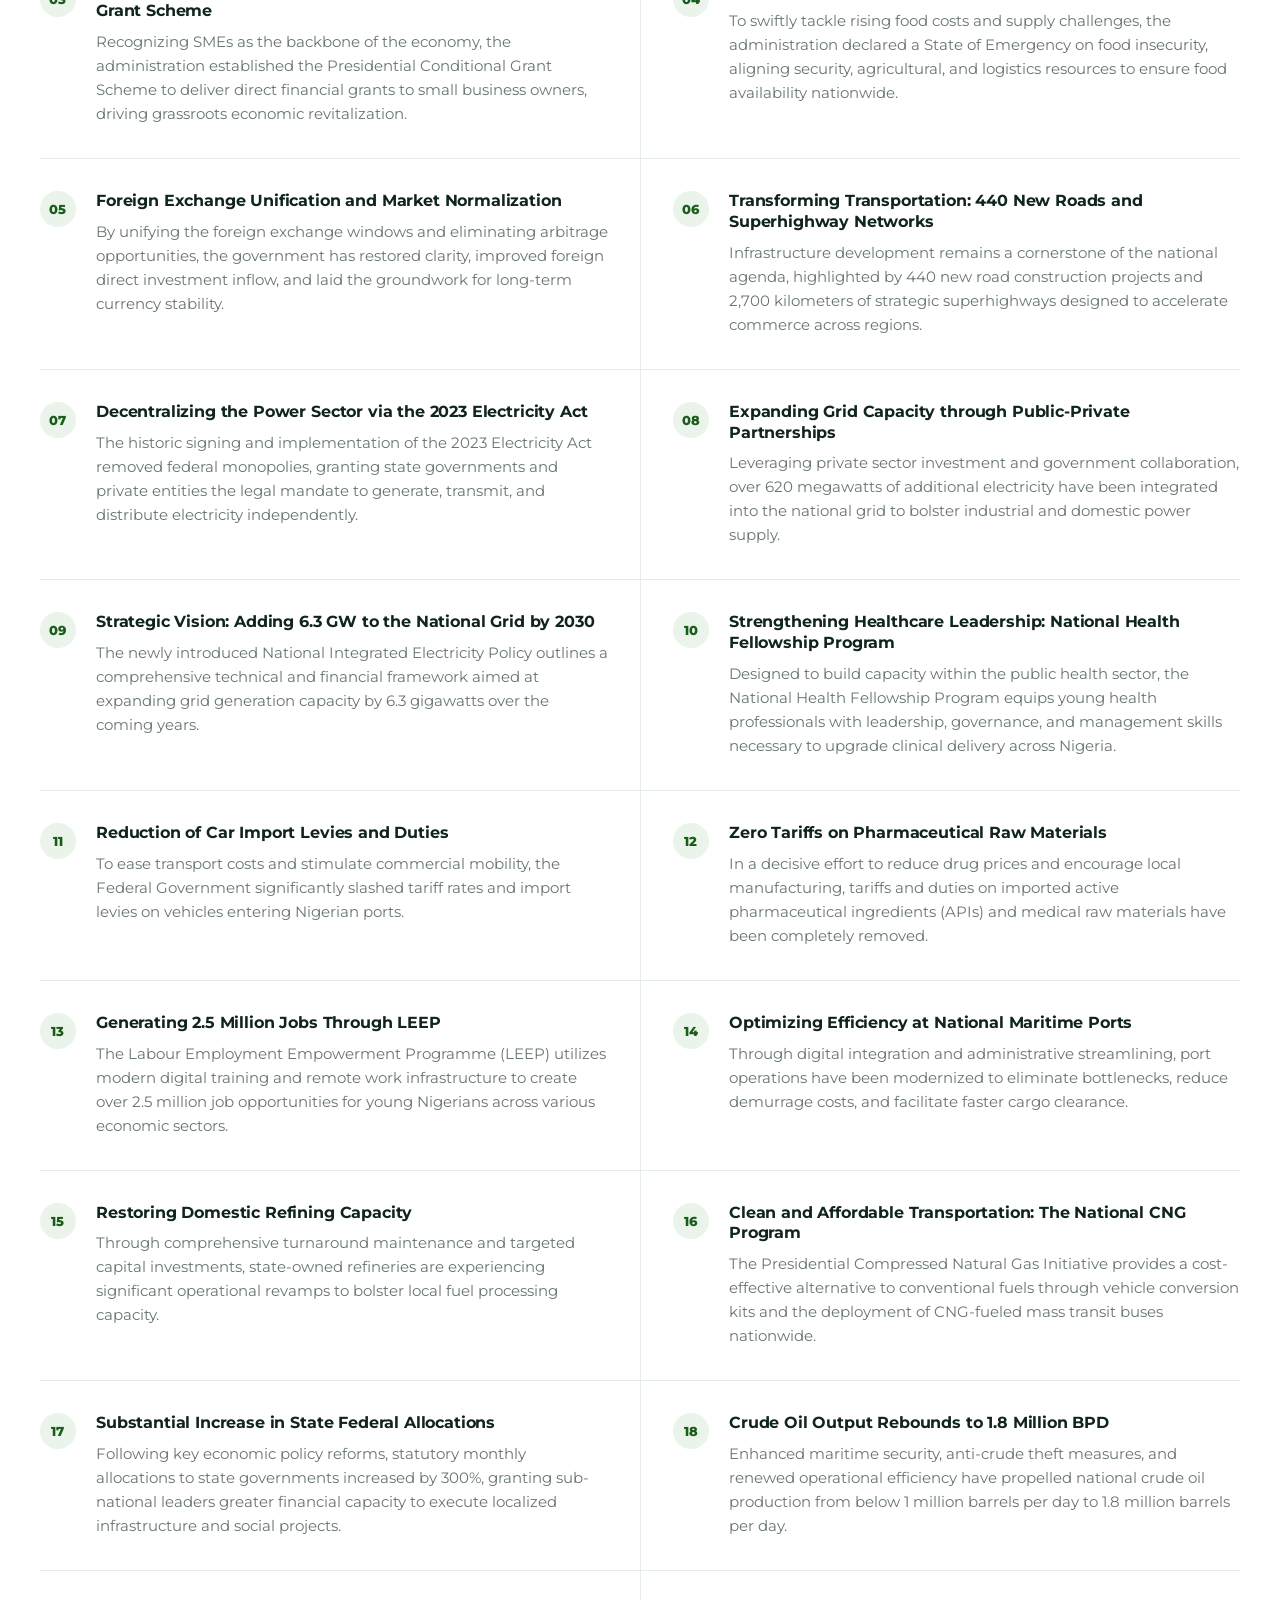
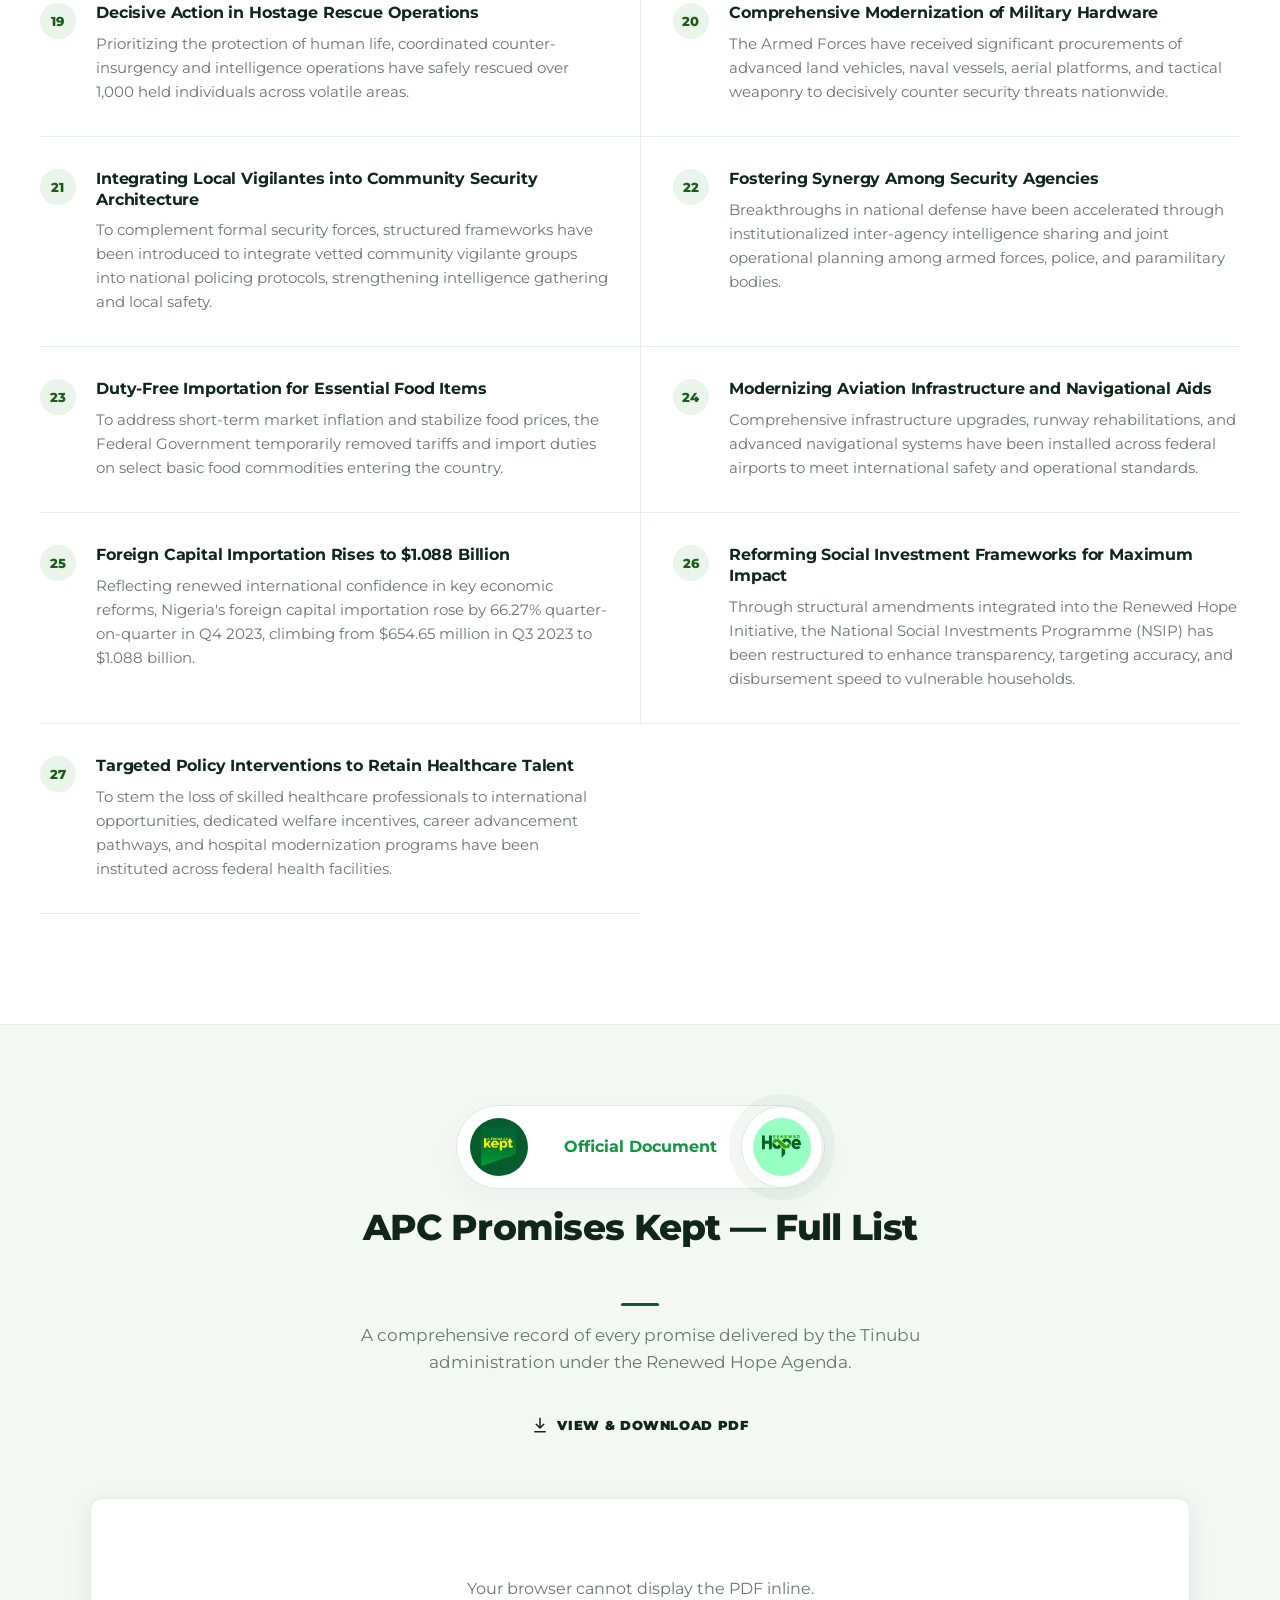
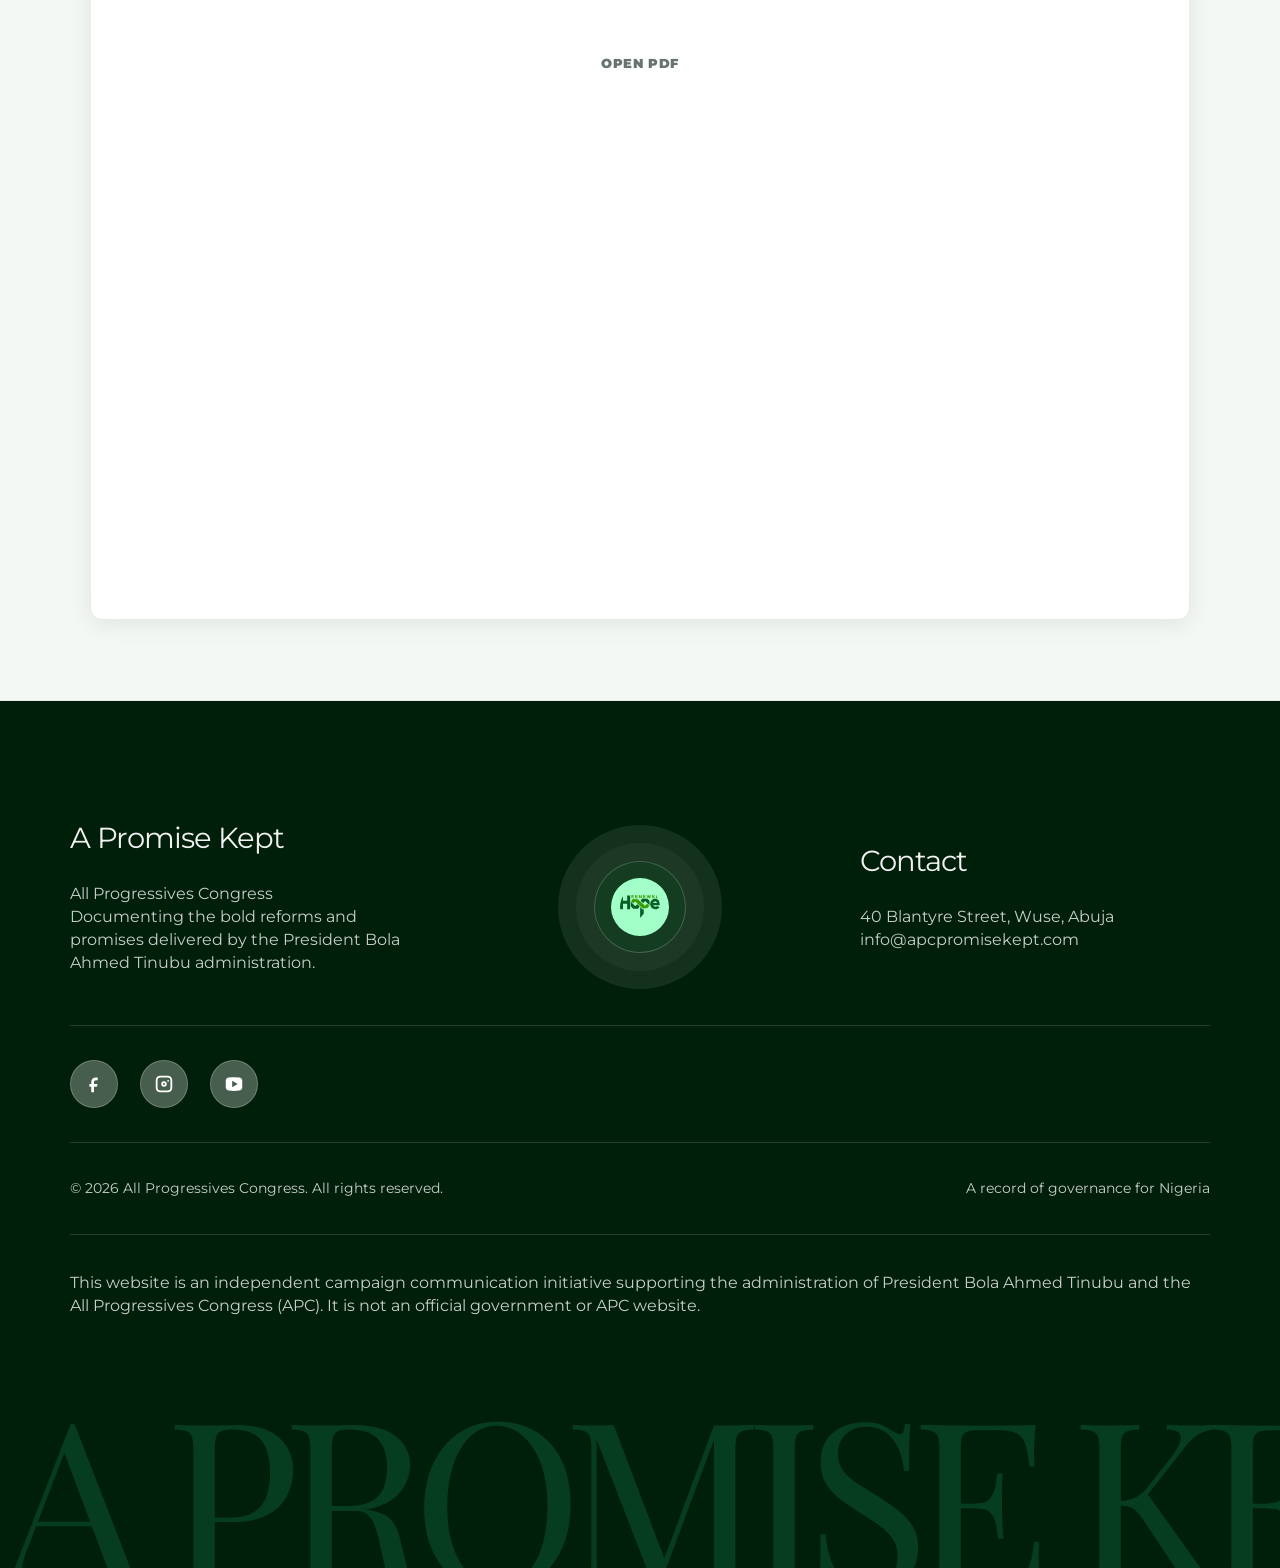
<file: commitments.html>
<!DOCTYPE html>
<html lang="en">
<head>
  <meta charset="UTF-8">
  <meta name="viewport" content="width=device-width, initial-scale=1.0">
  <title>Tinubu Promises Kept | APC Government Reforms Nigeria</title>
  <meta name="description" content="Explore APC promises kept by the Tinubu administration. A comprehensive record of Renewed Hope Agenda achievements, reforms, and progress in Nigeria.">
  <meta name="keywords" content="APC Promise Kept, Renewed Hope Agenda achievements, Tinubu promises kept, APC achievements, Tinubu administration achievements, Bola Tinubu reforms, Nigeria governance achievements, campaign promises fulfilled Nigeria, APC government reforms, progress under Renewed Hope Agenda">
  <meta name="robots" content="index, follow">
  <meta name="author" content="All Progressives Congress">
  <link rel="canonical" href="https://apcpromisekept.com/commitments.html">
  <meta property="og:type" content="website">
  <meta property="og:site_name" content="APC Promise Kept">
  <meta property="og:title" content="Tinubu Promises Kept | APC Government Reforms Nigeria">
  <meta property="og:description" content="Explore APC promises kept by the Tinubu administration. A comprehensive record of Renewed Hope Agenda achievements, reforms, and progress in Nigeria.">
  <meta property="og:url" content="https://apcpromisekept.com/commitments.html">
  <meta property="og:image" content="https://apcpromisekept.com/assets/images/apromiseimg-1.png">
  <meta name="twitter:card" content="summary_large_image">
  <meta name="twitter:title" content="Tinubu Promises Kept | APC Government Reforms Nigeria">
  <meta name="twitter:description" content="Explore APC promises kept by the Tinubu administration. A comprehensive record of Renewed Hope Agenda achievements, reforms, and progress in Nigeria.">
  <meta name="twitter:image" content="https://apcpromisekept.com/assets/images/apromiseimg-1.png">
  <link rel="preconnect" href="https://fonts.googleapis.com">
  <link rel="preconnect" href="https://fonts.gstatic.com" crossorigin>
  <link href="https://fonts.googleapis.com/css2?family=Playfair+Display:wght@700;900&family=Montserrat:wght@400;500;600;700;800;900&display=swap" rel="stylesheet">
  <link rel="icon" type="image/png" href="assets/images/apromiseimg-1.png">
  <link rel="stylesheet" href="styles.css?v=5">
  <script type="application/ld+json">
  {
    "@context": "https://schema.org",
    "@type": "CollectionPage",
    "name": "Tinubu Promises Kept | APC Government Reforms Nigeria",
    "description": "A comprehensive record of APC promises kept, Renewed Hope Agenda achievements, and Tinubu administration reforms in Nigeria.",
    "url": "https://apcpromisekept.com/commitments.html",
    "keywords": "APC promises kept, Tinubu administration achievements, Renewed Hope Agenda, APC government reforms, Nigeria governance achievements",
    "isPartOf": { "@type": "WebSite", "name": "APC Promise Kept", "url": "https://apcpromisekept.com" }
  }
  </script>
</head>
<body class="commitments-page">
  <header class="site-header">
    <a class="brand" href="index.html" aria-label="A Promise Kept home">
      <img src="assets/images/apromiseimg-1.png" alt="A Promise Kept">
      <img src="assets/images/apc-logo-1.png" alt="APC">
      <img src="assets/images/renewed%20hope.svg" alt="Renewed Hope">
    </a>
    <a class="header-title" href="index.html">A Promise Kept</a>
    <button class="menu-toggle" type="button" aria-label="Open menu" aria-expanded="false"><span></span><span></span><span></span></button>
    <nav class="site-nav" aria-label="Primary navigation">
      <a href="index.html">Home</a>
      <a href="chairman.html">Chairman</a>
      <a href="radio.html">Radio</a>
      <a href="news.html">News</a>
      <a href="contact.html">Contact</a>
      <a class="active nav-cta" href="commitments.html">Our Promises</a>
    </nav>
  </header>

  <main>
    <section class="commitments-landing" aria-labelledby="commitments-landing-title">
      <div class="commitments-landing-copy">
        <h1 id="commitments-landing-title">Delivering on Promises through<br>Impact and accountability...</h1>
        <p>Every initiative is guided by a commitment to real, lasting action</p>
        <div class="initiative-pill commitments-hero-pill" aria-label="Our Commitments">
          <span class="pill-logo kept-logo"><img src="assets/images/apromiseimg-1.png" alt=""></span>
          <strong>Our Promises</strong>
          <span class="pill-logo hope-logo"><img src="assets/images/renewed%20hope.svg" alt=""></span>
        </div>
      </div>
      <span class="commitments-watermark" aria-hidden="true">A Promise Kept</span>
      <div class="scroll-cue scroll-cue-dark" aria-hidden="true">
        <svg class="scroll-cue-chevron" viewBox="0 0 24 24" aria-hidden="true"><path d="M6 9l6 6 6-6"/></svg>
      </div>
    </section>

    <section class="commitment-list-section">
      <div class="commitments-heading">
        <h2>Promises Kept</h2>
        <p>A comprehensive record of the bold reforms and initiatives implemented by<br>the Tinubu administration under the Renewed Hope Agenda.</p>
      </div>
      <div class="commitment-grid" id="commitment-grid"></div>
    </section>

    <section class="more-promises-section" aria-labelledby="more-promises-title">
      <div class="more-promises-inner">
        <div class="commitments-heading">
          <h2 id="more-promises-title">Additional Promises Delivered</h2>
          <p>Further reforms and initiatives the Tinubu administration has advanced across the economy,<br>infrastructure, health, education, and security sectors.</p>
        </div>
        <div class="more-promises-list">
          <div class="more-promises-item">
            <span class="more-promises-number" aria-hidden="true">01</span>
            <div class="more-promises-content">
              <h3>Comprehensive Overhaul of the National Youth Service Corps (NYSC)</h3>
              <p>Through targeted structural and operational reforms, the National Youth Service Corps is being revamped to enhance corps members' welfare, improve skill acquisition programs, and maximize the scheme's impact on national development.</p>
            </div>
          </div>
          <div class="more-promises-item">
            <span class="more-promises-number" aria-hidden="true">02</span>
            <div class="more-promises-content">
              <h3>Empowering Higher Education via Zero-Interest Student Loans</h3>
              <p>To break down financial barriers to tertiary education, the administration launched a dedicated zero-interest student loan scheme, ensuring that qualifying Nigerian students can pursue higher education without financial constraint.</p>
            </div>
          </div>
          <div class="more-promises-item">
            <span class="more-promises-number" aria-hidden="true">03</span>
            <div class="more-promises-content">
              <h3>Boosting Small Businesses: The Presidential Conditional Grant Scheme</h3>
              <p>Recognizing SMEs as the backbone of the economy, the administration established the Presidential Conditional Grant Scheme to deliver direct financial grants to small business owners, driving grassroots economic revitalization.</p>
            </div>
          </div>
          <div class="more-promises-item">
            <span class="more-promises-number" aria-hidden="true">04</span>
            <div class="more-promises-content">
              <h3>National Emergency Action on Food Insecurity</h3>
              <p>To swiftly tackle rising food costs and supply challenges, the administration declared a State of Emergency on food insecurity, aligning security, agricultural, and logistics resources to ensure food availability nationwide.</p>
            </div>
          </div>
          <div class="more-promises-item">
            <span class="more-promises-number" aria-hidden="true">05</span>
            <div class="more-promises-content">
              <h3>Foreign Exchange Unification and Market Normalization</h3>
              <p>By unifying the foreign exchange windows and eliminating arbitrage opportunities, the government has restored clarity, improved foreign direct investment inflow, and laid the groundwork for long-term currency stability.</p>
            </div>
          </div>
          <div class="more-promises-item">
            <span class="more-promises-number" aria-hidden="true">06</span>
            <div class="more-promises-content">
              <h3>Transforming Transportation: 440 New Roads and Superhighway Networks</h3>
              <p>Infrastructure development remains a cornerstone of the national agenda, highlighted by 440 new road construction projects and 2,700 kilometers of strategic superhighways designed to accelerate commerce across regions.</p>
            </div>
          </div>
          <div class="more-promises-item">
            <span class="more-promises-number" aria-hidden="true">07</span>
            <div class="more-promises-content">
              <h3>Decentralizing the Power Sector via the 2023 Electricity Act</h3>
              <p>The historic signing and implementation of the 2023 Electricity Act removed federal monopolies, granting state governments and private entities the legal mandate to generate, transmit, and distribute electricity independently.</p>
            </div>
          </div>
          <div class="more-promises-item">
            <span class="more-promises-number" aria-hidden="true">08</span>
            <div class="more-promises-content">
              <h3>Expanding Grid Capacity through Public-Private Partnerships</h3>
              <p>Leveraging private sector investment and government collaboration, over 620 megawatts of additional electricity have been integrated into the national grid to bolster industrial and domestic power supply.</p>
            </div>
          </div>
          <div class="more-promises-item">
            <span class="more-promises-number" aria-hidden="true">09</span>
            <div class="more-promises-content">
              <h3>Strategic Vision: Adding 6.3 GW to the National Grid by 2030</h3>
              <p>The newly introduced National Integrated Electricity Policy outlines a comprehensive technical and financial framework aimed at expanding grid generation capacity by 6.3 gigawatts over the coming years.</p>
            </div>
          </div>
          <div class="more-promises-item">
            <span class="more-promises-number" aria-hidden="true">10</span>
            <div class="more-promises-content">
              <h3>Strengthening Healthcare Leadership: National Health Fellowship Program</h3>
              <p>Designed to build capacity within the public health sector, the National Health Fellowship Program equips young health professionals with leadership, governance, and management skills necessary to upgrade clinical delivery across Nigeria.</p>
            </div>
          </div>
          <div class="more-promises-item">
            <span class="more-promises-number" aria-hidden="true">11</span>
            <div class="more-promises-content">
              <h3>Reduction of Car Import Levies and Duties</h3>
              <p>To ease transport costs and stimulate commercial mobility, the Federal Government significantly slashed tariff rates and import levies on vehicles entering Nigerian ports.</p>
            </div>
          </div>
          <div class="more-promises-item">
            <span class="more-promises-number" aria-hidden="true">12</span>
            <div class="more-promises-content">
              <h3>Zero Tariffs on Pharmaceutical Raw Materials</h3>
              <p>In a decisive effort to reduce drug prices and encourage local manufacturing, tariffs and duties on imported active pharmaceutical ingredients (APIs) and medical raw materials have been completely removed.</p>
            </div>
          </div>
          <div class="more-promises-item">
            <span class="more-promises-number" aria-hidden="true">13</span>
            <div class="more-promises-content">
              <h3>Generating 2.5 Million Jobs Through LEEP</h3>
              <p>The Labour Employment Empowerment Programme (LEEP) utilizes modern digital training and remote work infrastructure to create over 2.5 million job opportunities for young Nigerians across various economic sectors.</p>
            </div>
          </div>
          <div class="more-promises-item">
            <span class="more-promises-number" aria-hidden="true">14</span>
            <div class="more-promises-content">
              <h3>Optimizing Efficiency at National Maritime Ports</h3>
              <p>Through digital integration and administrative streamlining, port operations have been modernized to eliminate bottlenecks, reduce demurrage costs, and facilitate faster cargo clearance.</p>
            </div>
          </div>
          <div class="more-promises-item">
            <span class="more-promises-number" aria-hidden="true">15</span>
            <div class="more-promises-content">
              <h3>Restoring Domestic Refining Capacity</h3>
              <p>Through comprehensive turnaround maintenance and targeted capital investments, state-owned refineries are experiencing significant operational revamps to bolster local fuel processing capacity.</p>
            </div>
          </div>
          <div class="more-promises-item">
            <span class="more-promises-number" aria-hidden="true">16</span>
            <div class="more-promises-content">
              <h3>Clean and Affordable Transportation: The National CNG Program</h3>
              <p>The Presidential Compressed Natural Gas Initiative provides a cost-effective alternative to conventional fuels through vehicle conversion kits and the deployment of CNG-fueled mass transit buses nationwide.</p>
            </div>
          </div>
          <div class="more-promises-item">
            <span class="more-promises-number" aria-hidden="true">17</span>
            <div class="more-promises-content">
              <h3>Substantial Increase in State Federal Allocations</h3>
              <p>Following key economic policy reforms, statutory monthly allocations to state governments increased by 300%, granting sub-national leaders greater financial capacity to execute localized infrastructure and social projects.</p>
            </div>
          </div>
          <div class="more-promises-item">
            <span class="more-promises-number" aria-hidden="true">18</span>
            <div class="more-promises-content">
              <h3>Crude Oil Output Rebounds to 1.8 Million BPD</h3>
              <p>Enhanced maritime security, anti-crude theft measures, and renewed operational efficiency have propelled national crude oil production from below 1 million barrels per day to 1.8 million barrels per day.</p>
            </div>
          </div>
          <div class="more-promises-item">
            <span class="more-promises-number" aria-hidden="true">19</span>
            <div class="more-promises-content">
              <h3>Decisive Action in Hostage Rescue Operations</h3>
              <p>Prioritizing the protection of human life, coordinated counter-insurgency and intelligence operations have safely rescued over 1,000 held individuals across volatile areas.</p>
            </div>
          </div>
          <div class="more-promises-item">
            <span class="more-promises-number" aria-hidden="true">20</span>
            <div class="more-promises-content">
              <h3>Comprehensive Modernization of Military Hardware</h3>
              <p>The Armed Forces have received significant procurements of advanced land vehicles, naval vessels, aerial platforms, and tactical weaponry to decisively counter security threats nationwide.</p>
            </div>
          </div>
          <div class="more-promises-item">
            <span class="more-promises-number" aria-hidden="true">21</span>
            <div class="more-promises-content">
              <h3>Integrating Local Vigilantes into Community Security Architecture</h3>
              <p>To complement formal security forces, structured frameworks have been introduced to integrate vetted community vigilante groups into national policing protocols, strengthening intelligence gathering and local safety.</p>
            </div>
          </div>
          <div class="more-promises-item">
            <span class="more-promises-number" aria-hidden="true">22</span>
            <div class="more-promises-content">
              <h3>Fostering Synergy Among Security Agencies</h3>
              <p>Breakthroughs in national defense have been accelerated through institutionalized inter-agency intelligence sharing and joint operational planning among armed forces, police, and paramilitary bodies.</p>
            </div>
          </div>
          <div class="more-promises-item">
            <span class="more-promises-number" aria-hidden="true">23</span>
            <div class="more-promises-content">
              <h3>Duty-Free Importation for Essential Food Items</h3>
              <p>To address short-term market inflation and stabilize food prices, the Federal Government temporarily removed tariffs and import duties on select basic food commodities entering the country.</p>
            </div>
          </div>
          <div class="more-promises-item">
            <span class="more-promises-number" aria-hidden="true">24</span>
            <div class="more-promises-content">
              <h3>Modernizing Aviation Infrastructure and Navigational Aids</h3>
              <p>Comprehensive infrastructure upgrades, runway rehabilitations, and advanced navigational systems have been installed across federal airports to meet international safety and operational standards.</p>
            </div>
          </div>
          <div class="more-promises-item">
            <span class="more-promises-number" aria-hidden="true">25</span>
            <div class="more-promises-content">
              <h3>Foreign Capital Importation Rises to $1.088 Billion</h3>
              <p>Reflecting renewed international confidence in key economic reforms, Nigeria's foreign capital importation rose by 66.27% quarter-on-quarter in Q4 2023, climbing from $654.65 million in Q3 2023 to $1.088 billion.</p>
            </div>
          </div>
          <div class="more-promises-item">
            <span class="more-promises-number" aria-hidden="true">26</span>
            <div class="more-promises-content">
              <h3>Reforming Social Investment Frameworks for Maximum Impact</h3>
              <p>Through structural amendments integrated into the Renewed Hope Initiative, the National Social Investments Programme (NSIP) has been restructured to enhance transparency, targeting accuracy, and disbursement speed to vulnerable households.</p>
            </div>
          </div>
          <div class="more-promises-item">
            <span class="more-promises-number" aria-hidden="true">27</span>
            <div class="more-promises-content">
              <h3>Targeted Policy Interventions to Retain Healthcare Talent</h3>
              <p>To stem the loss of skilled healthcare professionals to international opportunities, dedicated welfare incentives, career advancement pathways, and hospital modernization programs have been instituted across federal health facilities.</p>
            </div>
          </div>
        </div>
      </div>
    </section>

    <section class="promises-pdf-section" aria-labelledby="pdf-section-title">
      <div class="promises-pdf-inner">
        <div class="promises-pdf-heading">
          <div class="initiative-pill pdf-pill" aria-label="Official Document">
            <span class="pill-logo kept-logo"><img src="assets/images/apromiseimg-1.png" alt=""></span>
            <strong>Official Document</strong>
            <span class="pill-logo hope-logo"><img src="assets/images/renewed%20hope.svg" alt=""></span>
          </div>
          <h2 id="pdf-section-title">APC Promises Kept — Full List</h2>
          <span class="intro-green-rule" aria-hidden="true"></span>
          <p>A comprehensive record of every promise delivered by the Tinubu administration under the Renewed Hope Agenda.</p>
          <a class="btn pdf-download-btn" href="assets/APC - Promises Kept - List.pdf" target="_blank" rel="noopener noreferrer">
            <svg viewBox="0 0 24 24" aria-hidden="true" fill="none" stroke="currentColor" stroke-width="2" stroke-linecap="round"><path d="M12 3v13m-5-5 5 5 5-5M5 21h14"/></svg>
            View &amp; Download PDF
          </a>
        </div>
        <div class="promises-pdf-embed">
          <object data="assets/APC - Promises Kept - List.pdf" type="application/pdf" width="100%" height="720">
            <div class="pdf-fallback">
              <p>Your browser cannot display the PDF inline.</p>
              <a class="btn pdf-download-btn" href="assets/APC - Promises Kept - List.pdf" target="_blank" rel="noopener noreferrer">Open PDF</a>
            </div>
          </object>
        </div>
      </div>
    </section>
  </main>

  <footer class="site-footer">
    <div class="footer-content">
      <div class="footer-top">
        <div class="footer-brand">
          <h3>A Promise Kept</h3>
          <p>All Progressives Congress<br>Documenting the bold reforms and promises delivered by the President Bola Ahmed Tinubu administration.</p>
        </div>
        <div class="footer-emblem" aria-hidden="true">
          <span><img src="assets/images/renewed%20hope.svg" alt=""></span>
        </div>
        <div class="footer-contact">
          <h3>Contact</h3>
          <p>40 Blantyre Street, Wuse, Abuja<br><a href="mailto:info@apcpromisekept.com">info@apcpromisekept.com</a></p>
        </div>
      </div>
      <div class="footer-socials" aria-label="Social links">
        <a href="https://web.facebook.com/profile.php?id=61577460725986" target="_blank" rel="noopener noreferrer" aria-label="Facebook"><svg viewBox="0 0 24 24" aria-hidden="true"><path d="M14 8h2V5h-2c-3 0-5 2-5 5v2H7v3h2v6h3v-6h3l1-3h-4v-2c0-1 .7-2 2-2Z"/></svg></a>
        <a href="https://www.instagram.com/apcpromisekept/" target="_blank" rel="noopener noreferrer" aria-label="Instagram"><svg viewBox="0 0 24 24" aria-hidden="true"><path d="M8 3h8c3 0 5 2 5 5v8c0 3-2 5-5 5H8c-3 0-5-2-5-5V8c0-3 2-5 5-5Zm0 2c-2 0-3 1-3 3v8c0 2 1 3 3 3h8c2 0 3-1 3-3V8c0-2-1-3-3-3H8Zm4 4a3 3 0 1 1 0 6 3 3 0 0 1 0-6Zm0 2a1 1 0 1 0 0 2 1 1 0 0 0 0-2Zm4.5-3.5a1 1 0 1 1 0 2 1 1 0 0 1 0-2Z"/></svg></a>
        <a href="https://www.youtube.com/@apcpromisekept/videos" target="_blank" rel="noopener noreferrer" aria-label="YouTube"><svg viewBox="0 0 24 24" aria-hidden="true"><path d="M21 8.5c0-2-1.5-3.5-3.4-3.7A52 52 0 0 0 12 4.5c-2 0-3.9.1-5.6.3C4.5 5 3 6.5 3 8.5v7c0 2 1.5 3.5 3.4 3.7 1.7.2 3.6.3 5.6.3s3.9-.1 5.6-.3c1.9-.2 3.4-1.7 3.4-3.7v-7ZM10 15.5v-7l6 3.5-6 3.5Z"/></svg></a>
      </div>
      <div class="footer-bottom">
        <p>&copy; 2026 All Progressives Congress. All rights reserved.</p>
        <p>A record of governance for Nigeria</p>
      </div>
      <p class="disclaimer">This website is an independent campaign communication initiative supporting the administration of President Bola Ahmed Tinubu and the All Progressives Congress (APC). It is not an official government or APC website.</p>
    </div>
    <span class="footer-watermark" aria-hidden="true">A Promise Kept</span>
  </footer>

  <script src="script.js?v=7"></script>
</body>
</html>
</file>
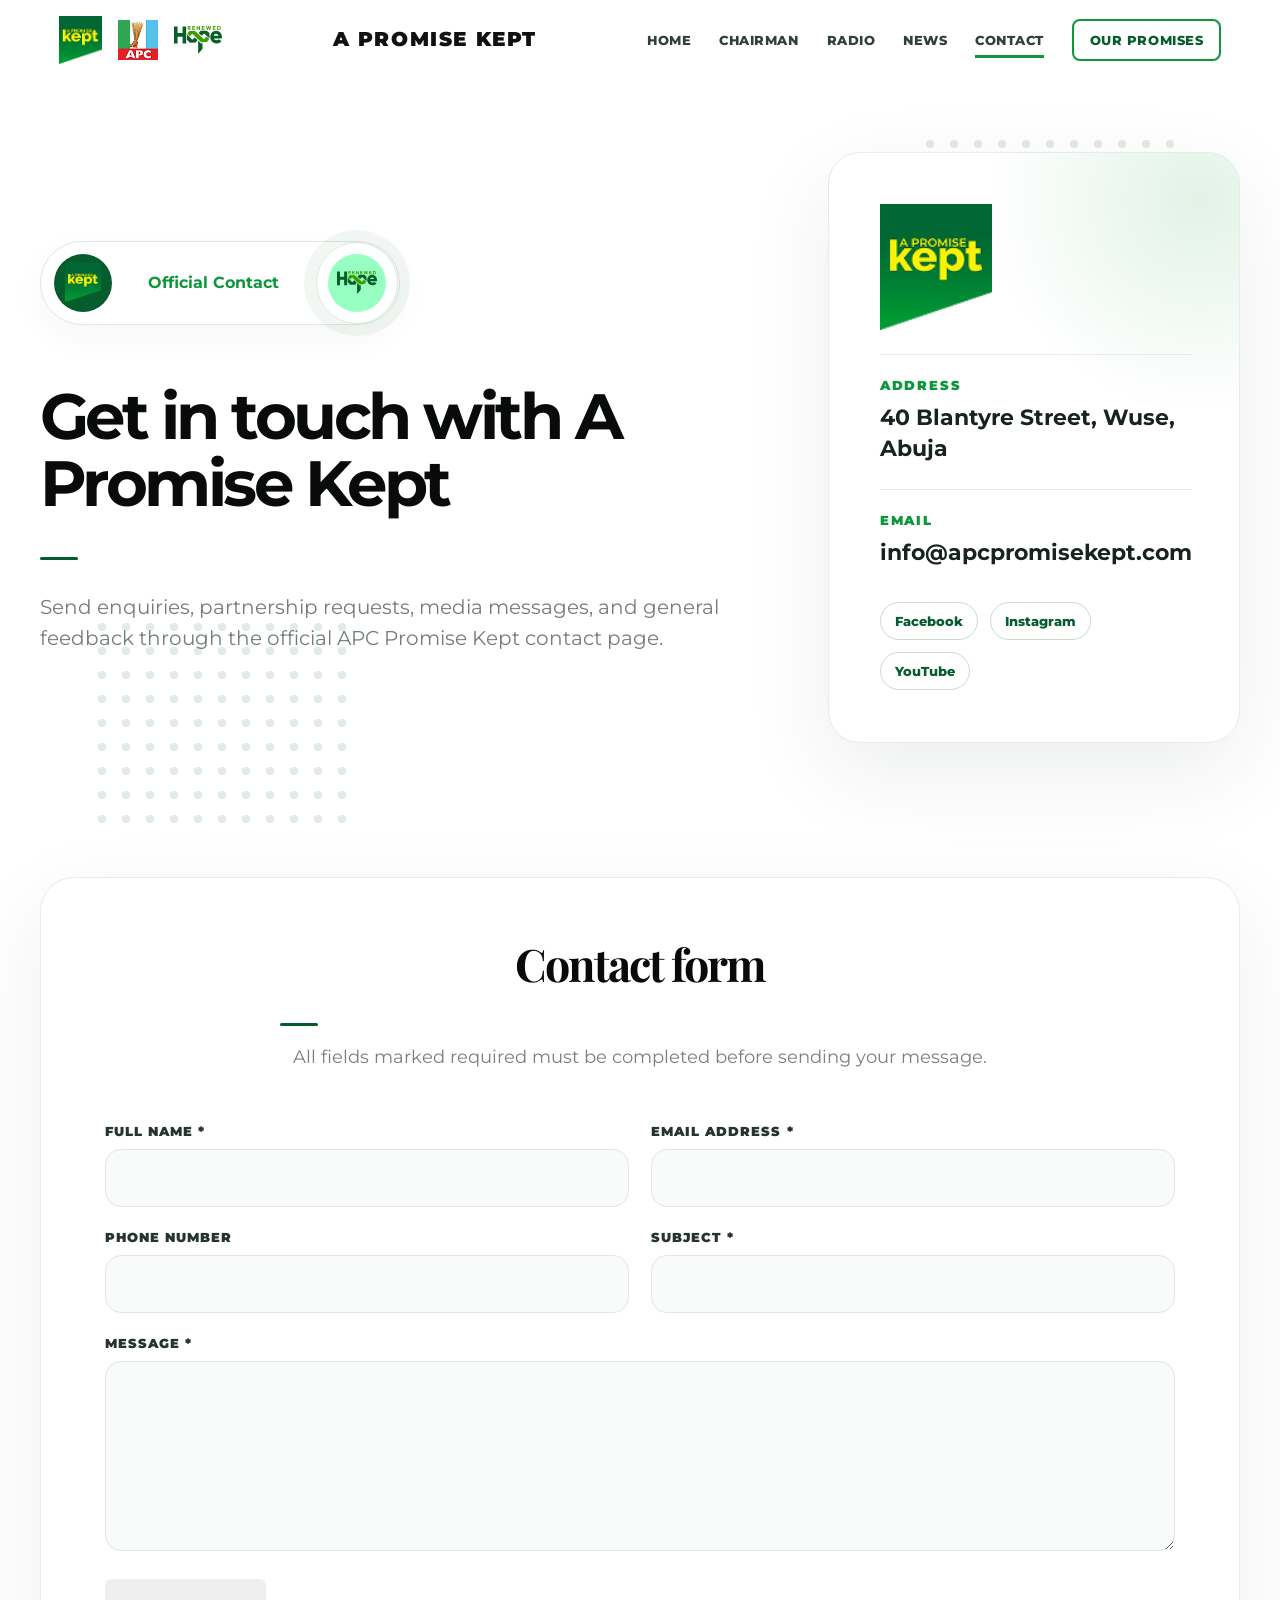
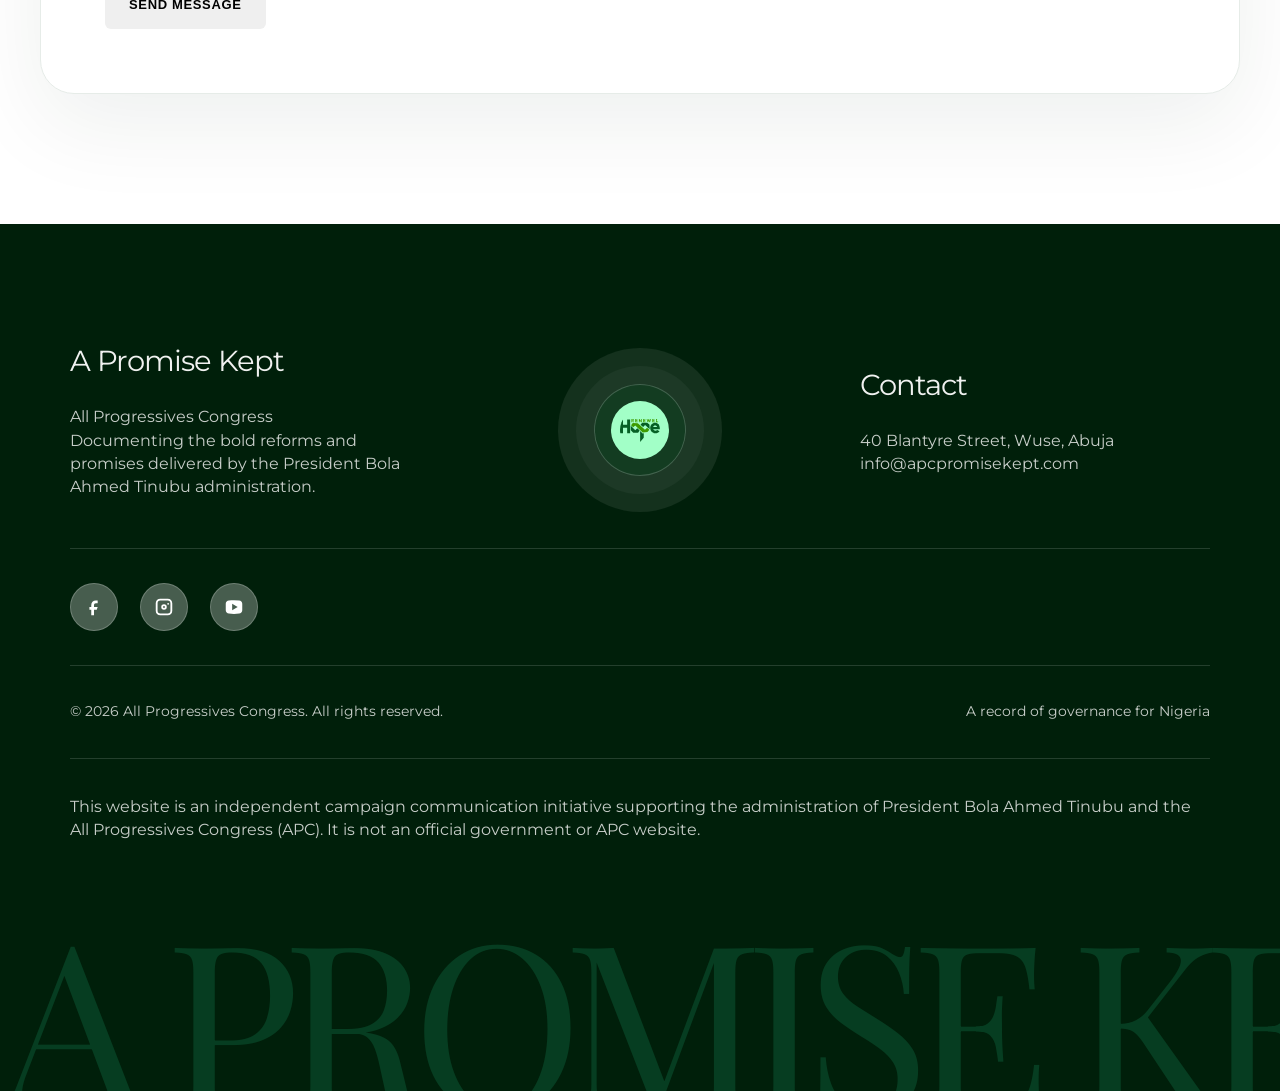
<file: contact.html>
<!DOCTYPE html>
<html lang="en">
<head>
  <meta charset="UTF-8">
  <meta name="viewport" content="width=device-width, initial-scale=1.0">
  <title>Contact | APC Promise Kept</title>
  <meta name="description" content="Contact APC Promise Kept — the official record of Tinubu administration achievements and Renewed Hope Agenda reforms. Reach us in Abuja, Nigeria.">
  <meta name="keywords" content="APC Promise Kept, Renewed Hope Agenda achievements, Tinubu promises kept, APC achievements, Tinubu administration achievements, Bola Tinubu reforms, Nigeria governance achievements, campaign promises fulfilled Nigeria, APC government reforms, progress under Renewed Hope Agenda">
  <meta name="robots" content="index, follow">
  <meta name="author" content="All Progressives Congress">
  <link rel="canonical" href="https://apcpromisekept.com/contact.html">
  <meta property="og:type" content="website">
  <meta property="og:site_name" content="APC Promise Kept">
  <meta property="og:title" content="Contact | APC Promise Kept">
  <meta property="og:description" content="Contact APC Promise Kept — the official record of Tinubu administration achievements and Renewed Hope Agenda reforms. Reach us in Abuja, Nigeria.">
  <meta property="og:url" content="https://apcpromisekept.com/contact.html">
  <meta property="og:image" content="https://apcpromisekept.com/assets/images/apromiseimg-1.png">
  <meta name="twitter:card" content="summary_large_image">
  <meta name="twitter:title" content="Contact | APC Promise Kept">
  <meta name="twitter:description" content="Contact APC Promise Kept — the official record of Tinubu administration achievements and Renewed Hope Agenda reforms. Reach us in Abuja, Nigeria.">
  <meta name="twitter:image" content="https://apcpromisekept.com/assets/images/apromiseimg-1.png">
  <link rel="preconnect" href="https://fonts.googleapis.com">
  <link rel="preconnect" href="https://fonts.gstatic.com" crossorigin>
  <link href="https://fonts.googleapis.com/css2?family=Playfair+Display:wght@700;900&family=Montserrat:wght@400;500;600;700;800;900&display=swap" rel="stylesheet">
  <link rel="icon" type="image/png" href="assets/images/apromiseimg-1.png">
  <link rel="stylesheet" href="styles.css?v=5">
  <script type="application/ld+json">
  {
    "@context": "https://schema.org",
    "@type": "ContactPage",
    "name": "Contact APC Promise Kept",
    "description": "Contact APC Promise Kept regarding Tinubu administration achievements and Renewed Hope Agenda reforms.",
    "url": "https://apcpromisekept.com/contact.html",
    "isPartOf": { "@type": "WebSite", "name": "APC Promise Kept", "url": "https://apcpromisekept.com" }
  }
  </script>
</head>
<body class="contact-page">
  <header class="site-header">
    <a class="brand" href="index.html" aria-label="A Promise Kept home">
      <img src="assets/images/apromiseimg-1.png" alt="A Promise Kept">
      <img src="assets/images/apc-logo-1.png" alt="APC">
      <img src="assets/images/renewed%20hope.svg" alt="Renewed Hope">
    </a>
    <a class="header-title" href="index.html">A Promise Kept</a>
    <button class="menu-toggle" type="button" aria-label="Open menu" aria-expanded="false">
      <span></span><span></span><span></span>
    </button>
    <nav class="site-nav" aria-label="Primary navigation">
      <a href="index.html">Home</a>
      <a href="chairman.html">Chairman</a>
      <a href="radio.html">Radio</a>
      <a href="news.html">News</a>
      <a class="active" href="contact.html">Contact</a>
      <a class="nav-cta" href="commitments.html">Our Promises</a>
    </nav>
  </header>

  <main class="contact-main">
    <section class="contact-hero" aria-labelledby="contact-title">
      <div class="dot-field contact-dot-top" aria-hidden="true"></div>
      <div class="dot-field contact-dot-bottom" aria-hidden="true"></div>
      <div class="contact-shell contact-hero-grid">
        <div class="contact-copy">
          <div class="initiative-pill contact-pill" aria-label="Official Contact">
            <span class="pill-logo kept-logo"><img src="assets/images/apromiseimg-1.png" alt=""></span>
            <strong>Official Contact</strong>
            <span class="pill-logo hope-logo"><img src="assets/images/renewed%20hope.svg" alt=""></span>
          </div>
          <h1 id="contact-title">Get in touch with A Promise Kept</h1>
          <span class="intro-green-rule contact-rule" aria-hidden="true"></span>
          <p>Send enquiries, partnership requests, media messages, and general feedback through the official APC Promise Kept contact page.</p>
        </div>
        <aside class="contact-info-panel">
          <img src="assets/images/apromiseimg-1.png" alt="A Promise Kept">
          <article>
            <span>Address</span>
            <strong>40 Blantyre Street, Wuse, Abuja</strong>
          </article>
          <article>
            <span>Email</span>
            <strong><a href="mailto:info@apcpromisekept.com">info@apcpromisekept.com</a></strong>
          </article>
          <div class="contact-socials" aria-label="Social media">
            <a href="https://web.facebook.com/profile.php?id=61577460725986" target="_blank" rel="noopener noreferrer">Facebook</a>
            <a href="https://www.instagram.com/apcpromisekept/" target="_blank" rel="noopener noreferrer">Instagram</a>
            <a href="https://www.youtube.com/@apcpromisekept/videos" target="_blank" rel="noopener noreferrer">YouTube</a>
          </div>
        </aside>
      </div>
    </section>

    <section class="contact-form-section" aria-labelledby="contact-form-title">
      <div class="contact-shell">
        <div class="contact-form-wrap">
          <div class="section-heading contact-form-heading">
            <h2 id="contact-form-title">Contact form</h2>
            <span class="intro-green-rule" aria-hidden="true"></span>
            <p>All fields marked required must be completed before sending your message.</p>
          </div>
          <div class="contact-status contact-status-success" id="contact-success" hidden>Your message has been sent successfully.</div>
          <div class="contact-status contact-status-error" id="contact-error" hidden>We could not send your message right now. Please try again later.</div>
          <form class="contact-form" action="api/contact.php" method="post">
            <div class="contact-grid">
              <label>
                <span>Full name *</span>
                <input type="text" name="name" autocomplete="name" required>
              </label>
              <label>
                <span>Email address *</span>
                <input type="email" name="email" autocomplete="email" required>
              </label>
              <label>
                <span>Phone number</span>
                <input type="tel" name="phone" autocomplete="tel">
              </label>
              <label>
                <span>Subject *</span>
                <input type="text" name="subject" required>
              </label>
            </div>
            <label class="contact-message-field">
              <span>Message *</span>
              <textarea name="message" rows="8" required></textarea>
            </label>
            <label class="contact-honeypot" aria-hidden="true">
              <span>Leave this field empty</span>
              <input type="text" name="website" tabindex="-1" autocomplete="off">
            </label>
            <button class="btn contact-submit" type="submit">Send message</button>
          </form>
        </div>
      </div>
    </section>
  </main>

  <footer class="site-footer">
    <div class="footer-content">
      <div class="footer-top">
        <div class="footer-brand">
          <h3>A Promise Kept</h3>
          <p>All Progressives Congress<br>Documenting the bold reforms and promises delivered by the President Bola Ahmed Tinubu administration.</p>
        </div>
        <div class="footer-emblem" aria-hidden="true">
          <span><img src="assets/images/renewed%20hope.svg" alt=""></span>
        </div>
        <div class="footer-contact">
          <h3>Contact</h3>
          <p>40 Blantyre Street, Wuse, Abuja<br><a href="mailto:info@apcpromisekept.com">info@apcpromisekept.com</a></p>
        </div>
      </div>
      <div class="footer-socials" aria-label="Social links">
        <a href="https://web.facebook.com/profile.php?id=61577460725986" target="_blank" rel="noopener noreferrer" aria-label="Facebook"><svg viewBox="0 0 24 24" aria-hidden="true"><path d="M14 8h2V5h-2c-3 0-5 2-5 5v2H7v3h2v6h3v-6h3l1-3h-4v-2c0-1 .7-2 2-2Z"/></svg></a>
        <a href="https://www.instagram.com/apcpromisekept/" target="_blank" rel="noopener noreferrer" aria-label="Instagram"><svg viewBox="0 0 24 24" aria-hidden="true"><path d="M8 3h8c3 0 5 2 5 5v8c0 3-2 5-5 5H8c-3 0-5-2-5-5V8c0-3 2-5 5-5Zm0 2c-2 0-3 1-3 3v8c0 2 1 3 3 3h8c2 0 3-1 3-3V8c0-2-1-3-3-3H8Zm4 4a3 3 0 1 1 0 6 3 3 0 0 1 0-6Zm0 2a1 1 0 1 0 0 2 1 1 0 0 0 0-2Zm4.5-3.5a1 1 0 1 1 0 2 1 1 0 0 1 0-2Z"/></svg></a>
        <a href="https://www.youtube.com/@apcpromisekept/videos" target="_blank" rel="noopener noreferrer" aria-label="YouTube"><svg viewBox="0 0 24 24" aria-hidden="true"><path d="M21 8.5c0-2-1.5-3.5-3.4-3.7A52 52 0 0 0 12 4.5c-2 0-3.9.1-5.6.3C4.5 5 3 6.5 3 8.5v7c0 2 1.5 3.5 3.4 3.7 1.7.2 3.6.3 5.6.3s3.9-.1 5.6-.3c1.9-.2 3.4-1.7 3.4-3.7v-7ZM10 15.5v-7l6 3.5-6 3.5Z"/></svg></a>
      </div>
      <div class="footer-bottom">
        <p>&copy; 2026 All Progressives Congress. All rights reserved.</p>
        <p>A record of governance for Nigeria</p>
      </div>
      <p class="disclaimer">This website is an independent campaign communication initiative supporting the administration of President Bola Ahmed Tinubu and the All Progressives Congress (APC). It is not an official government or APC website.</p>
    </div>
    <span class="footer-watermark" aria-hidden="true">A Promise Kept</span>
  </footer>

  <script src="script.js?v=7"></script>
  <script>
    const params = new URLSearchParams(window.location.search);
    const success = document.getElementById("contact-success");
    const error = document.getElementById("contact-error");
    if (params.get("status") === "success" && success) success.hidden = false;
    if (params.get("status") === "error" && error) error.hidden = false;
  </script>
</body>
</html>
</file>
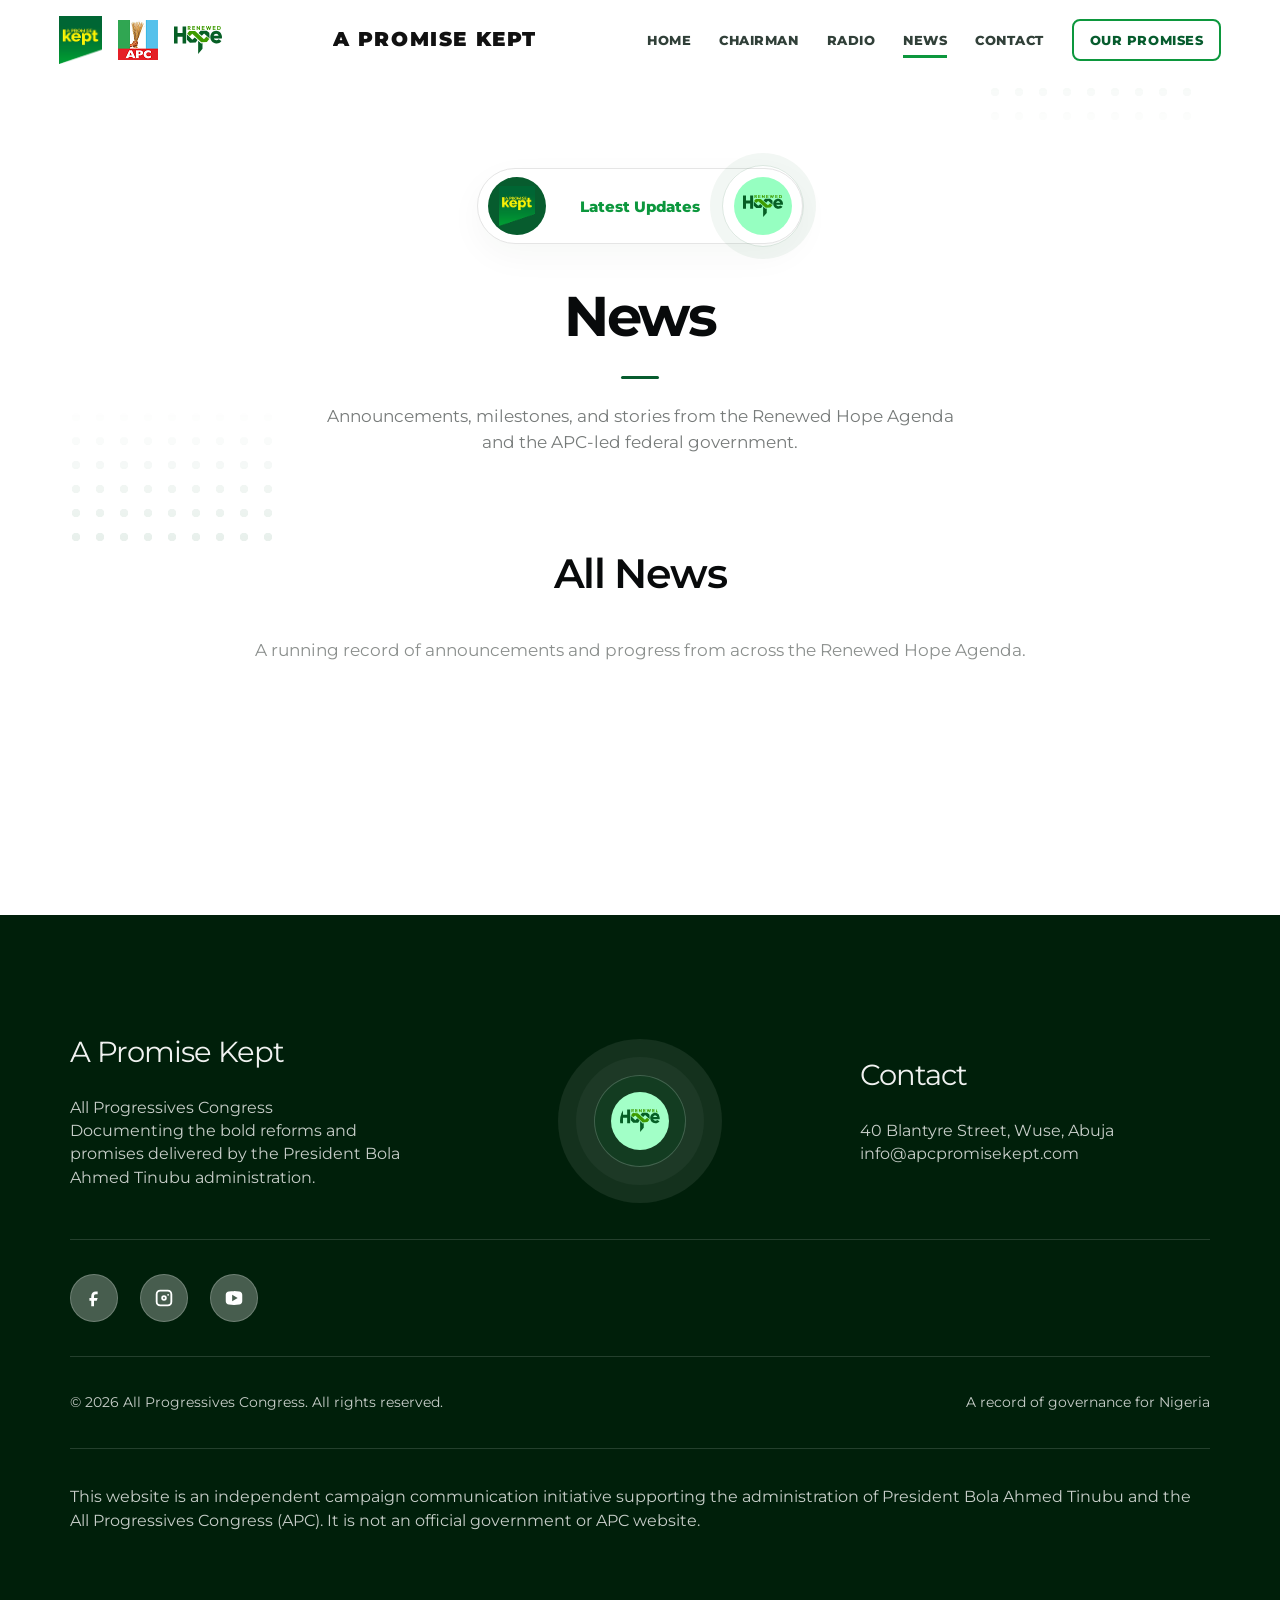
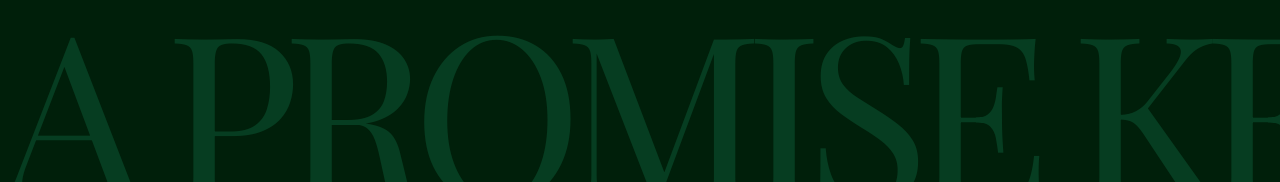
<file: news.html>
<!DOCTYPE html>
<html lang="en">
<head>
  <meta charset="UTF-8">
  <meta name="viewport" content="width=device-width, initial-scale=1.0">
  <title>News | APC Promise Kept | Tinubu Renewed Hope Agenda</title>
  <meta name="description" content="Latest news, announcements, and updates on President Bola Tinubu's Renewed Hope Agenda and APC government reforms across Nigeria.">
  <meta name="keywords" content="APC news, Renewed Hope Agenda updates, Tinubu administration news, APC government announcements, Nigeria governance news">
  <meta name="robots" content="index, follow">
  <meta name="author" content="All Progressives Congress">
  <link rel="canonical" href="https://apcpromisekept.com/news.html">
  <meta property="og:type" content="website">
  <meta property="og:site_name" content="APC Promise Kept">
  <meta property="og:title" content="News | APC Promise Kept | Tinubu Renewed Hope Agenda">
  <meta property="og:description" content="Latest news, announcements, and updates on President Bola Tinubu's Renewed Hope Agenda and APC government reforms across Nigeria.">
  <meta property="og:url" content="https://apcpromisekept.com/news.html">
  <meta property="og:image" content="https://apcpromisekept.com/assets/images/apromiseimg-1.png">
  <meta name="twitter:card" content="summary_large_image">
  <meta name="twitter:title" content="News | APC Promise Kept | Tinubu Renewed Hope Agenda">
  <meta name="twitter:description" content="Latest news, announcements, and updates on President Bola Tinubu's Renewed Hope Agenda and APC government reforms across Nigeria.">
  <meta name="twitter:image" content="https://apcpromisekept.com/assets/images/apromiseimg-1.png">
  <link rel="preconnect" href="https://fonts.googleapis.com">
  <link rel="preconnect" href="https://fonts.gstatic.com" crossorigin>
  <link href="https://fonts.googleapis.com/css2?family=Playfair+Display:wght@700;900&family=Montserrat:wght@400;500;600;700;800;900&display=swap" rel="stylesheet">
  <link rel="icon" type="image/png" href="assets/images/apromiseimg-1.png">
  <link rel="stylesheet" href="styles.css?v=5">
  <script type="application/ld+json">
  {
    "@context": "https://schema.org",
    "@type": "CollectionPage",
    "name": "News | APC Promise Kept",
    "description": "Latest news, announcements, and updates on the Renewed Hope Agenda and APC government reforms in Nigeria.",
    "url": "https://apcpromisekept.com/news.html",
    "isPartOf": { "@type": "WebSite", "name": "APC Promise Kept", "url": "https://apcpromisekept.com" }
  }
  </script>
</head>
<body class="news-page">
  <header class="site-header">
    <a class="brand" href="index.html" aria-label="A Promise Kept home">
      <img src="assets/images/apromiseimg-1.png" alt="A Promise Kept">
      <img src="assets/images/apc-logo-1.png" alt="APC">
      <img src="assets/images/renewed%20hope.svg" alt="Renewed Hope">
    </a>
    <a class="header-title" href="index.html">A Promise Kept</a>
    <button class="menu-toggle" type="button" aria-label="Open menu" aria-expanded="false"><span></span><span></span><span></span></button>
    <nav class="site-nav" aria-label="Primary navigation">
      <a href="index.html">Home</a>
      <a href="chairman.html">Chairman</a>
      <a href="radio.html">Radio</a>
      <a class="active" href="news.html">News</a>
      <a href="contact.html">Contact</a>
      <a class="nav-cta" href="commitments.html">Our Promises</a>
    </nav>
  </header>

  <main>
    <section class="news-hero" aria-labelledby="news-hero-title">
      <div class="dot-field news-hero-dot-top" aria-hidden="true"></div>
      <div class="dot-field news-hero-dot-bottom" aria-hidden="true"></div>
      <div class="news-hero-inner">
        <div class="initiative-pill news-hero-pill" aria-label="Latest Updates">
          <span class="pill-logo kept-logo"><img src="assets/images/apromiseimg-1.png" alt=""></span>
          <strong>Latest Updates</strong>
          <span class="pill-logo hope-logo"><img src="assets/images/renewed%20hope.svg" alt=""></span>
        </div>
        <h1 id="news-hero-title">News</h1>
        <span class="intro-green-rule" aria-hidden="true"></span>
        <p>Announcements, milestones, and stories from the Renewed Hope Agenda and the APC-led federal government.</p>
      </div>
    </section>

    <section class="news-list-section">
      <div class="commitments-heading">
        <h2>All News</h2>
        <p>A running record of announcements and progress from across the Renewed Hope Agenda.</p>
      </div>
      <div class="news-grid" id="news-grid"></div>
    </section>
  </main>

  <footer class="site-footer">
    <div class="footer-content">
      <div class="footer-top">
        <div class="footer-brand">
          <h3>A Promise Kept</h3>
          <p>All Progressives Congress<br>Documenting the bold reforms and promises delivered by the President Bola Ahmed Tinubu administration.</p>
        </div>
        <div class="footer-emblem" aria-hidden="true">
          <span><img src="assets/images/renewed%20hope.svg" alt=""></span>
        </div>
        <div class="footer-contact">
          <h3>Contact</h3>
          <p>40 Blantyre Street, Wuse, Abuja<br><a href="mailto:info@apcpromisekept.com">info@apcpromisekept.com</a></p>
        </div>
      </div>
      <div class="footer-socials" aria-label="Social links">
        <a href="https://web.facebook.com/profile.php?id=61577460725986" target="_blank" rel="noopener noreferrer" aria-label="Facebook"><svg viewBox="0 0 24 24" aria-hidden="true"><path d="M14 8h2V5h-2c-3 0-5 2-5 5v2H7v3h2v6h3v-6h3l1-3h-4v-2c0-1 .7-2 2-2Z"/></svg></a>
        <a href="https://www.instagram.com/apcpromisekept/" target="_blank" rel="noopener noreferrer" aria-label="Instagram"><svg viewBox="0 0 24 24" aria-hidden="true"><path d="M8 3h8c3 0 5 2 5 5v8c0 3-2 5-5 5H8c-3 0-5-2-5-5V8c0-3 2-5 5-5Zm0 2c-2 0-3 1-3 3v8c0 2 1 3 3 3h8c2 0 3-1 3-3V8c0-2-1-3-3-3H8Zm4 4a3 3 0 1 1 0 6 3 3 0 0 1 0-6Zm0 2a1 1 0 1 0 0 2 1 1 0 0 0 0-2Zm4.5-3.5a1 1 0 1 1 0 2 1 1 0 0 1 0-2Z"/></svg></a>
        <a href="https://www.youtube.com/@apcpromisekept/videos" target="_blank" rel="noopener noreferrer" aria-label="YouTube"><svg viewBox="0 0 24 24" aria-hidden="true"><path d="M21 8.5c0-2-1.5-3.5-3.4-3.7A52 52 0 0 0 12 4.5c-2 0-3.9.1-5.6.3C4.5 5 3 6.5 3 8.5v7c0 2 1.5 3.5 3.4 3.7 1.7.2 3.6.3 5.6.3s3.9-.1 5.6-.3c1.9-.2 3.4-1.7 3.4-3.7v-7ZM10 15.5v-7l6 3.5-6 3.5Z"/></svg></a>
      </div>
      <div class="footer-bottom">
        <p>&copy; 2026 All Progressives Congress. All rights reserved.</p>
        <p>A record of governance for Nigeria</p>
      </div>
      <p class="disclaimer">This website is an independent campaign communication initiative supporting the administration of President Bola Ahmed Tinubu and the All Progressives Congress (APC). It is not an official government or APC website.</p>
    </div>
    <span class="footer-watermark" aria-hidden="true">A Promise Kept</span>
  </footer>

  <script src="script.js?v=7"></script>
</body>
</html>
</file>
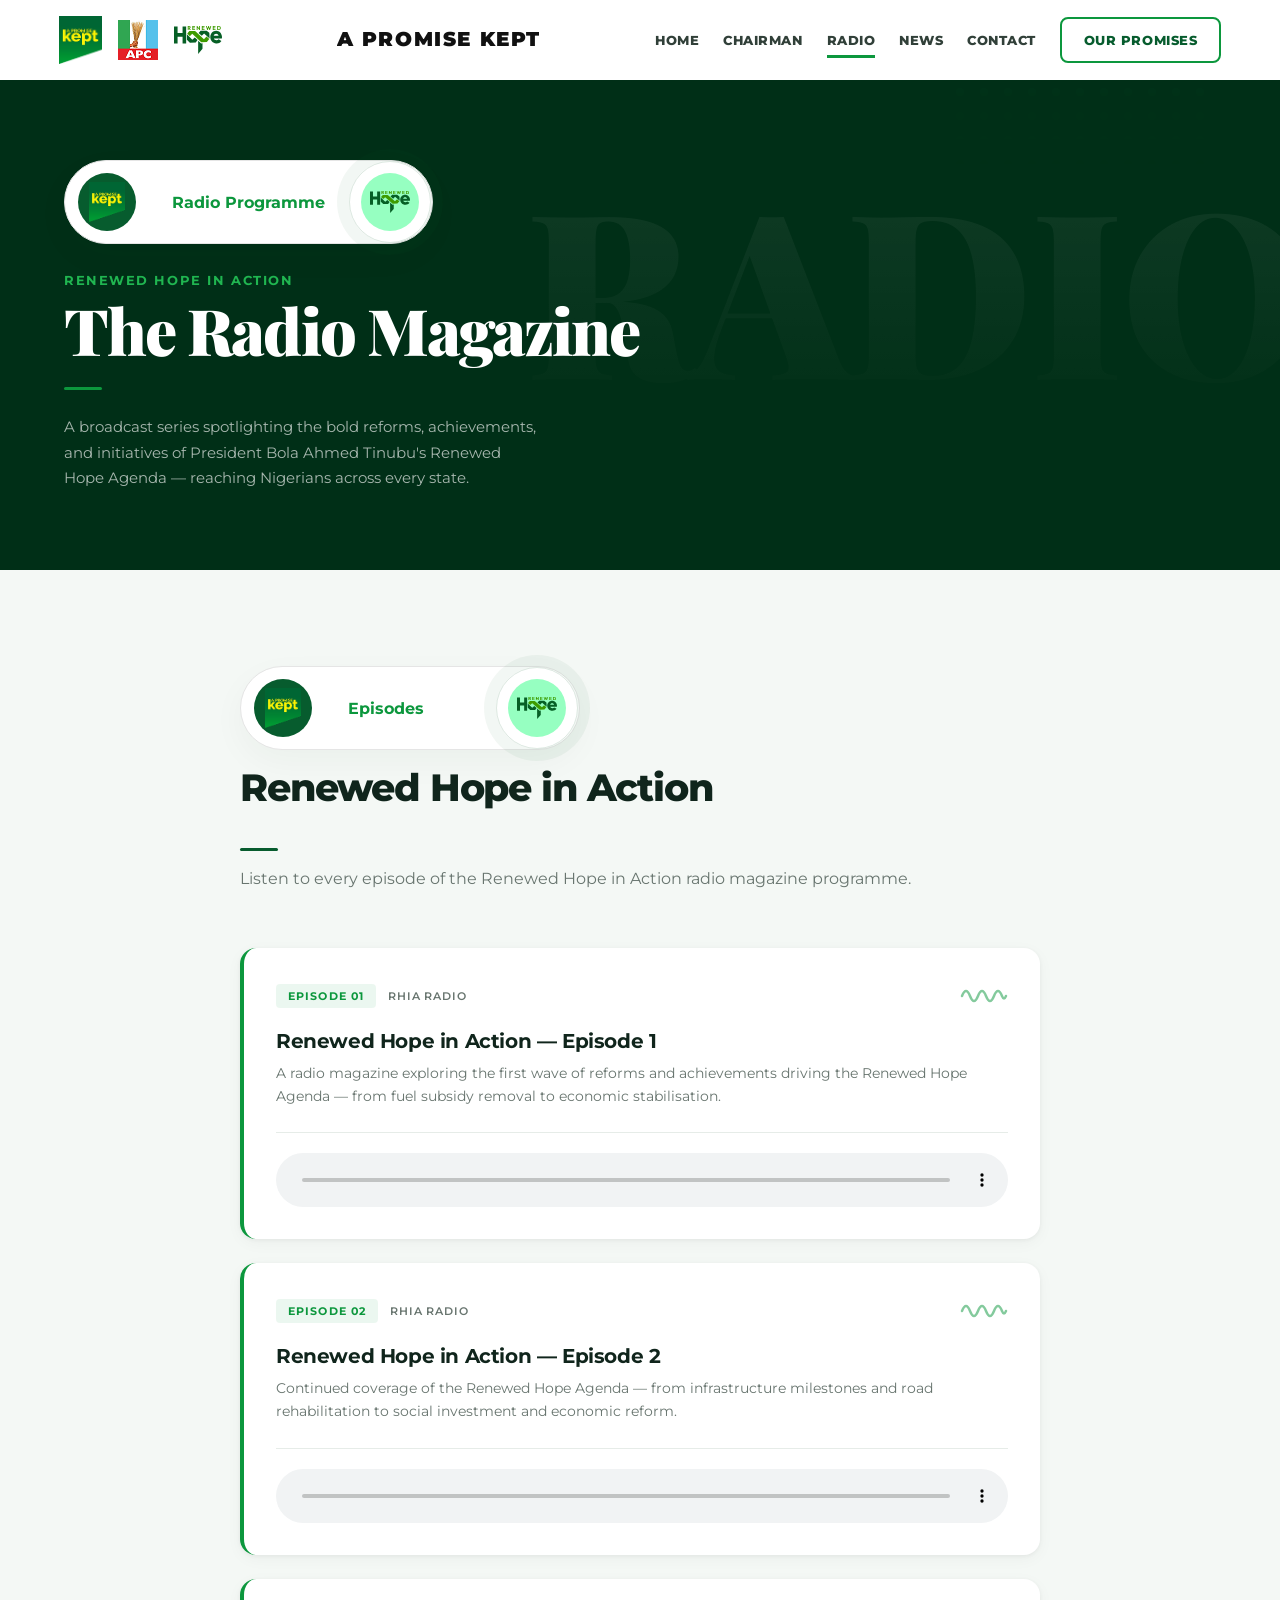
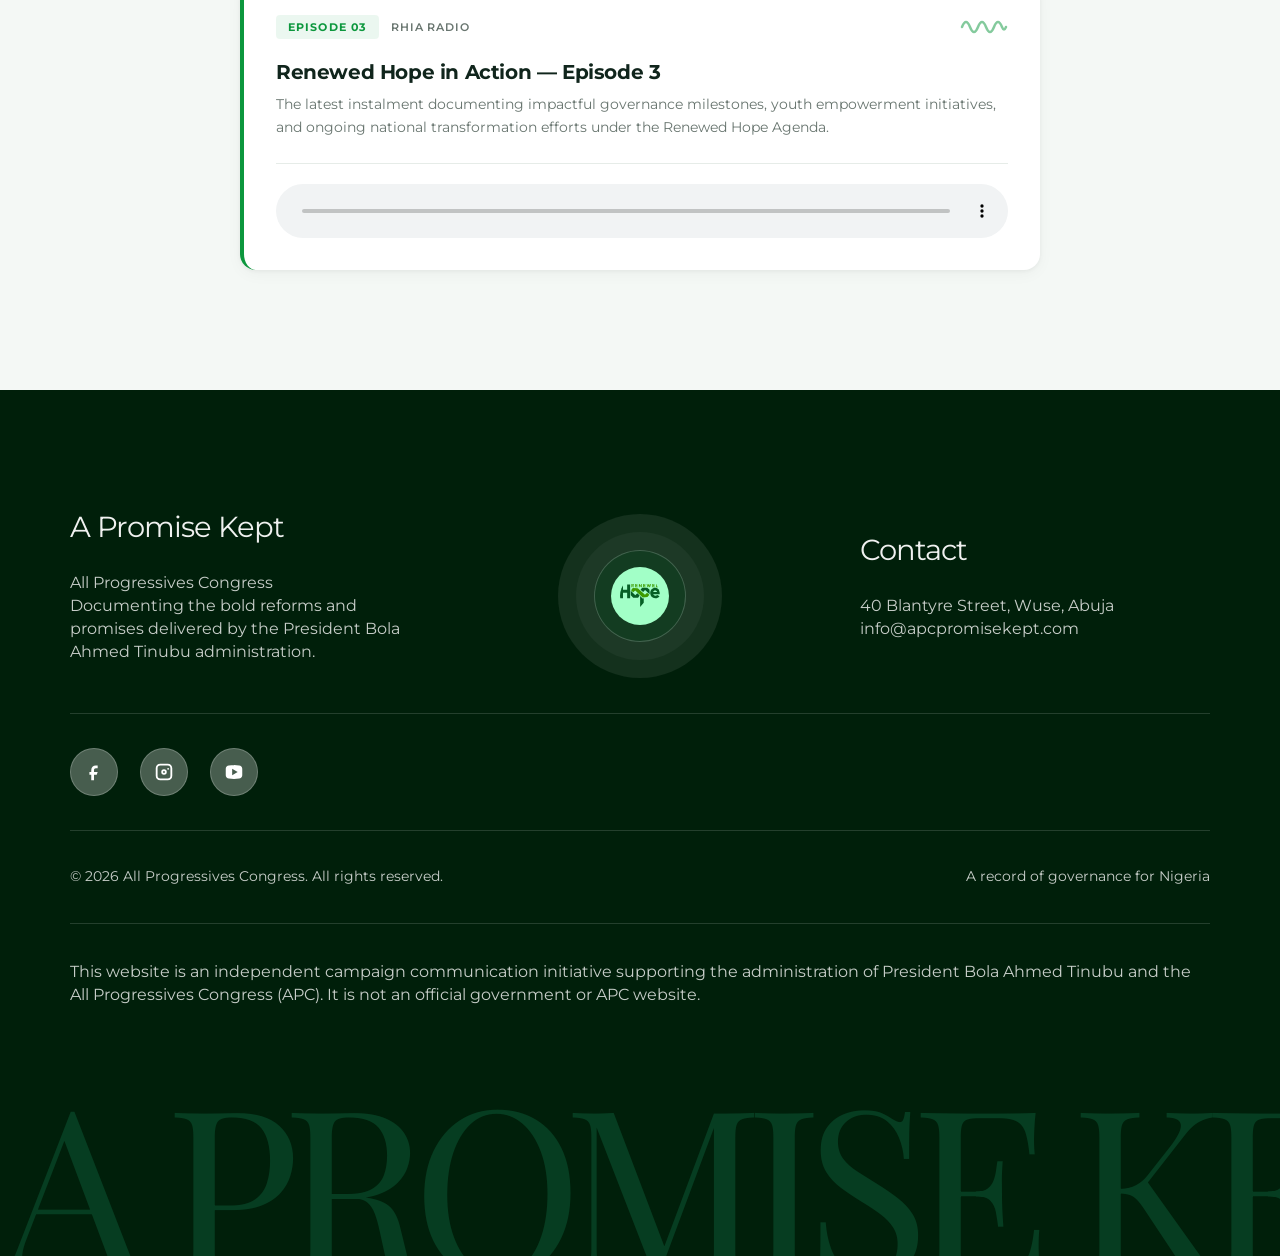
<file: radio.html>
<!DOCTYPE html>
<html lang="en">
<head>
  <meta charset="UTF-8">
  <meta name="viewport" content="width=device-width, initial-scale=1.0">
  <title>Renewed Hope in Action Radio | APC Promise Kept</title>
  <meta name="description" content="Listen to Renewed Hope in Action Radio, a magazine programme spotlighting the achievements and reforms of President Tinubu's Renewed Hope Agenda across Nigeria.">
  <meta name="keywords" content="Renewed Hope in Action Radio, APC radio programme, Tinubu administration radio, Nigeria governance radio, APC Promise Kept episodes, Renewed Hope Agenda broadcast">
  <meta name="robots" content="index, follow">
  <meta name="author" content="All Progressives Congress">
  <link rel="canonical" href="https://apcpromisekept.com/radio.html">
  <meta property="og:type" content="website">
  <meta property="og:site_name" content="APC Promise Kept">
  <meta property="og:title" content="Renewed Hope in Action Radio | APC Promise Kept">
  <meta property="og:description" content="Listen to Renewed Hope in Action Radio, a magazine programme spotlighting the achievements and reforms of President Tinubu's Renewed Hope Agenda across Nigeria.">
  <meta property="og:url" content="https://apcpromisekept.com/radio.html">
  <meta property="og:image" content="https://apcpromisekept.com/assets/images/apromiseimg-1.png">
  <meta name="twitter:card" content="summary_large_image">
  <meta name="twitter:title" content="Renewed Hope in Action Radio | APC Promise Kept">
  <meta name="twitter:description" content="Listen to Renewed Hope in Action Radio, a magazine programme spotlighting the achievements and reforms of President Tinubu's Renewed Hope Agenda across Nigeria.">
  <meta name="twitter:image" content="https://apcpromisekept.com/assets/images/apromiseimg-1.png">
  <link rel="preconnect" href="https://fonts.googleapis.com">
  <link rel="preconnect" href="https://fonts.gstatic.com" crossorigin>
  <link href="https://fonts.googleapis.com/css2?family=Playfair+Display:wght@700;900&family=Montserrat:wght@400;500;600;700;800;900&display=swap" rel="stylesheet">
  <link rel="icon" type="image/png" href="assets/images/apromiseimg-1.png">
  <link rel="stylesheet" href="styles.css?v=5">
  <script type="application/ld+json">
  {
    "@context": "https://schema.org",
    "@type": "WebPage",
    "name": "Renewed Hope in Action Radio",
    "description": "A radio magazine programme spotlighting the achievements and reforms of President Tinubu's Renewed Hope Agenda.",
    "url": "https://apcpromisekept.com/radio.html",
    "publisher": { "@type": "Organization", "name": "All Progressives Congress", "url": "https://apcpromisekept.com" },
    "mainEntity": {
      "@type": "ItemList",
      "name": "Renewed Hope in Action Radio Episodes",
      "itemListElement": [
        {
          "@type": "ListItem",
          "position": 1,
          "item": {
            "@type": "AudioObject",
            "name": "Renewed Hope in Action Radio — Episode 1",
            "description": "A radio magazine exploring the first wave of reforms and achievements driving the Renewed Hope Agenda.",
            "contentUrl": "https://apcpromisekept.com/assets/radio/EPS 1 RHiA RADIO.mp3",
            "encodingFormat": "audio/mpeg"
          }
        },
        {
          "@type": "ListItem",
          "position": 2,
          "item": {
            "@type": "AudioObject",
            "name": "Renewed Hope in Action Radio — Episode 2",
            "description": "Continued coverage of progress under the Renewed Hope Agenda — from infrastructure to economic reform.",
            "contentUrl": "https://apcpromisekept.com/assets/radio/EPS 2 RHiA RADIO.mp3",
            "encodingFormat": "audio/mpeg"
          }
        },
        {
          "@type": "ListItem",
          "position": 3,
          "item": {
            "@type": "AudioObject",
            "name": "Renewed Hope in Action Radio — Episode 3",
            "description": "The latest episode documenting impactful governance milestones and ongoing national transformation efforts.",
            "contentUrl": "https://apcpromisekept.com/assets/radio/EPS 3 RHiA.mp3",
            "encodingFormat": "audio/mpeg"
          }
        }
      ]
    }
  }
  </script>
</head>
<body class="radio-page">
  <header class="site-header">
    <a class="brand" href="index.html" aria-label="A Promise Kept home">
      <img src="assets/images/apromiseimg-1.png" alt="A Promise Kept">
      <img src="assets/images/apc-logo-1.png" alt="APC">
      <img src="assets/images/renewed%20hope.svg" alt="Renewed Hope">
    </a>
    <a class="header-title" href="index.html">A Promise Kept</a>
    <button class="menu-toggle" type="button" aria-label="Open menu" aria-expanded="false"><span></span><span></span><span></span></button>
    <nav class="site-nav" aria-label="Primary navigation">
      <a href="index.html">Home</a>
      <a href="chairman.html">Chairman</a>
      <a class="active" href="radio.html">Radio</a>
      <a href="news.html">News</a>
      <a href="contact.html">Contact</a>
      <a class="nav-cta" href="commitments.html">Our Promises</a>
    </nav>
  </header>

  <main>
    <section class="radio-hero" aria-labelledby="radio-hero-title">
      <div class="dot-field dot-field-top" aria-hidden="true"></div>
      <div class="radio-hero-inner">
        <div class="initiative-pill radio-pill" aria-label="Radio Programme">
          <span class="pill-logo kept-logo"><img src="assets/images/apromiseimg-1.png" alt=""></span>
          <strong>Radio Programme</strong>
          <span class="pill-logo hope-logo"><img src="assets/images/renewed%20hope.svg" alt=""></span>
        </div>
        <p class="radio-kicker">Renewed Hope in Action</p>
        <h1 id="radio-hero-title">The Radio Magazine</h1>
        <span class="intro-green-rule radio-rule" aria-hidden="true"></span>
        <p class="radio-hero-desc">A broadcast series spotlighting the bold reforms, achievements, and initiatives of President Bola Ahmed Tinubu's Renewed Hope Agenda — reaching Nigerians across every state.</p>
      </div>
      <span class="radio-watermark" aria-hidden="true">Radio</span>
    </section>

    <section class="radio-episodes" aria-labelledby="radio-episodes-title">
      <div class="radio-episodes-container">
        <div class="radio-episodes-heading">
          <div class="initiative-pill radio-small-pill" aria-label="Episodes">
            <span class="pill-logo kept-logo"><img src="assets/images/apromiseimg-1.png" alt=""></span>
            <strong>Episodes</strong>
            <span class="pill-logo hope-logo"><img src="assets/images/renewed%20hope.svg" alt=""></span>
          </div>
          <h2 id="radio-episodes-title">Renewed Hope in Action</h2>
          <span class="intro-green-rule" aria-hidden="true"></span>
          <p>Listen to every episode of the Renewed Hope in Action radio magazine programme.</p>
        </div>

        <ol class="radio-episode-list" aria-label="Radio episodes">
          <li class="radio-episode-card">
            <div class="radio-episode-header">
              <div class="radio-episode-meta">
                <span class="radio-episode-number">Episode 01</span>
                <span class="radio-episode-label">RHiA Radio</span>
              </div>
              <svg class="radio-wave-icon" viewBox="0 0 48 32" aria-hidden="true" fill="none">
                <path d="M2 16 Q6 6 10 16 Q14 26 18 16 Q22 6 26 16 Q30 26 34 16 Q38 6 42 16 Q44 21 46 16" stroke="currentColor" stroke-width="2.5" stroke-linecap="round"/>
              </svg>
            </div>
            <h3>Renewed Hope in Action — Episode 1</h3>
            <p>A radio magazine exploring the first wave of reforms and achievements driving the Renewed Hope Agenda — from fuel subsidy removal to economic stabilisation.</p>
            <div class="radio-player-wrap">
              <audio controls preload="none" aria-label="Play Episode 1 of Renewed Hope in Action Radio">
                <source src="assets/radio/EPS 1 RHiA RADIO.mp3" type="audio/mpeg">
                Your browser does not support the audio element.
              </audio>
            </div>
          </li>

          <li class="radio-episode-card">
            <div class="radio-episode-header">
              <div class="radio-episode-meta">
                <span class="radio-episode-number">Episode 02</span>
                <span class="radio-episode-label">RHiA Radio</span>
              </div>
              <svg class="radio-wave-icon" viewBox="0 0 48 32" aria-hidden="true" fill="none">
                <path d="M2 16 Q6 6 10 16 Q14 26 18 16 Q22 6 26 16 Q30 26 34 16 Q38 6 42 16 Q44 21 46 16" stroke="currentColor" stroke-width="2.5" stroke-linecap="round"/>
              </svg>
            </div>
            <h3>Renewed Hope in Action — Episode 2</h3>
            <p>Continued coverage of the Renewed Hope Agenda — from infrastructure milestones and road rehabilitation to social investment and economic reform.</p>
            <div class="radio-player-wrap">
              <audio controls preload="none" aria-label="Play Episode 2 of Renewed Hope in Action Radio">
                <source src="assets/radio/EPS 2 RHiA RADIO.mp3" type="audio/mpeg">
                Your browser does not support the audio element.
              </audio>
            </div>
          </li>

          <li class="radio-episode-card">
            <div class="radio-episode-header">
              <div class="radio-episode-meta">
                <span class="radio-episode-number">Episode 03</span>
                <span class="radio-episode-label">RHiA Radio</span>
              </div>
              <svg class="radio-wave-icon" viewBox="0 0 48 32" aria-hidden="true" fill="none">
                <path d="M2 16 Q6 6 10 16 Q14 26 18 16 Q22 6 26 16 Q30 26 34 16 Q38 6 42 16 Q44 21 46 16" stroke="currentColor" stroke-width="2.5" stroke-linecap="round"/>
              </svg>
            </div>
            <h3>Renewed Hope in Action — Episode 3</h3>
            <p>The latest instalment documenting impactful governance milestones, youth empowerment initiatives, and ongoing national transformation efforts under the Renewed Hope Agenda.</p>
            <div class="radio-player-wrap">
              <audio controls preload="none" aria-label="Play Episode 3 of Renewed Hope in Action Radio">
                <source src="assets/radio/EPS 3 RHiA.mp3" type="audio/mpeg">
                Your browser does not support the audio element.
              </audio>
            </div>
          </li>
        </ol>
      </div>
    </section>
  </main>

  <footer class="site-footer">
    <div class="footer-content">
      <div class="footer-top">
        <div class="footer-brand">
          <h3>A Promise Kept</h3>
          <p>All Progressives Congress<br>Documenting the bold reforms and promises delivered by the President Bola Ahmed Tinubu administration.</p>
        </div>
        <div class="footer-emblem" aria-hidden="true">
          <span><img src="assets/images/renewed%20hope.svg" alt=""></span>
        </div>
        <div class="footer-contact">
          <h3>Contact</h3>
          <p>40 Blantyre Street, Wuse, Abuja<br><a href="mailto:info@apcpromisekept.com">info@apcpromisekept.com</a></p>
        </div>
      </div>
      <div class="footer-socials" aria-label="Social links">
        <a href="https://web.facebook.com/profile.php?id=61577460725986" target="_blank" rel="noopener noreferrer" aria-label="Facebook"><svg viewBox="0 0 24 24" aria-hidden="true"><path d="M14 8h2V5h-2c-3 0-5 2-5 5v2H7v3h2v6h3v-6h3l1-3h-4v-2c0-1 .7-2 2-2Z"/></svg></a>
        <a href="https://www.instagram.com/apcpromisekept/" target="_blank" rel="noopener noreferrer" aria-label="Instagram"><svg viewBox="0 0 24 24" aria-hidden="true"><path d="M8 3h8c3 0 5 2 5 5v8c0 3-2 5-5 5H8c-3 0-5-2-5-5V8c0-3 2-5 5-5Zm0 2c-2 0-3 1-3 3v8c0 2 1 3 3 3h8c2 0 3-1 3-3V8c0-2-1-3-3-3H8Zm4 4a3 3 0 1 1 0 6 3 3 0 0 1 0-6Zm0 2a1 1 0 1 0 0 2 1 1 0 0 0 0-2Zm4.5-3.5a1 1 0 1 1 0 2 1 1 0 0 1 0-2Z"/></svg></a>
        <a href="https://www.youtube.com/@apcpromisekept/videos" target="_blank" rel="noopener noreferrer" aria-label="YouTube"><svg viewBox="0 0 24 24" aria-hidden="true"><path d="M21 8.5c0-2-1.5-3.5-3.4-3.7A52 52 0 0 0 12 4.5c-2 0-3.9.1-5.6.3C4.5 5 3 6.5 3 8.5v7c0 2 1.5 3.5 3.4 3.7 1.7.2 3.6.3 5.6.3s3.9-.1 5.6-.3c1.9-.2 3.4-1.7 3.4-3.7v-7ZM10 15.5v-7l6 3.5-6 3.5Z"/></svg></a>
      </div>
      <div class="footer-bottom">
        <p>&copy; 2026 All Progressives Congress. All rights reserved.</p>
        <p>A record of governance for Nigeria</p>
      </div>
      <p class="disclaimer">This website is an independent campaign communication initiative supporting the administration of President Bola Ahmed Tinubu and the All Progressives Congress (APC). It is not an official government or APC website.</p>
    </div>
    <span class="footer-watermark" aria-hidden="true">A Promise Kept</span>
  </footer>

  <script src="script.js?v=7"></script>
</body>
</html>
</file>
<file: styles.css>
:root {
  --green-950: #002f17;
  --green-900: #003b1d;
  --green-800: #075c2e;
  --green-600: #0c973d;
  --green-500: #20b651;
  --red: #e92320;
  --blue: #75c4ea;
  --ink: #10251c;
  --muted: #68756f;
  --line: #e6ece8;
  --soft: #f4f8f5;
  --white: #ffffff;
  --display: "Playfair Display", Georgia, serif;
  --sans: "Montserrat", Arial, sans-serif;
}

* {
  box-sizing: border-box;
}

html {
  scroll-behavior: smooth;
}

body {
  margin: 0;
  background: var(--white);
  color: var(--ink);
  font-family: var(--sans);
  overflow-x: hidden;
}

a {
  color: inherit;
  text-decoration: none;
}

img {
  max-width: 100%;
  height: auto;
}

.site-header {
  position: fixed;
  top: 0;
  left: 0;
  right: 0;
  z-index: 50;
  min-height: 80px;
  padding: 0 4.6vw;
  display: grid;
  grid-template-columns: auto minmax(260px, 1fr) auto;
  align-items: center;
  gap: 20px;
  background: rgba(255, 255, 255, 0.98);
  border-bottom: 1px solid transparent;
  transition: min-height 220ms ease, background 220ms ease, box-shadow 220ms ease, border-color 220ms ease;
}

.home-page .site-header:not(.is-scrolled):not(.menu-open) {
  background: transparent;
  border-bottom-color: transparent;
  box-shadow: none;
}

.home-page .site-header:not(.is-scrolled):not(.menu-open) .brand img:last-child {
  filter: brightness(0) invert(1);
}

.site-header.is-scrolled,
.site-header.menu-open {
  min-height: 68px;
  border-bottom-color: var(--line);
  box-shadow: 0 18px 45px rgba(12, 36, 24, 0.1);
  backdrop-filter: blur(16px);
}

.brand {
  display: flex;
  align-items: center;
  gap: 16px;
  flex: 0 0 auto;
}

.brand img:first-child {
  height: 64px;
  width: auto;
  transition: height 220ms ease;
}

.brand img:last-child {
  height: 40px;
  width: auto;
  transition: height 220ms ease, filter 220ms ease;
}

.brand img:nth-child(2) {
  width: 40px;
  height: 40px;
  object-fit: contain;
}

.site-header.is-scrolled .brand img:first-child {
  height: 48px;
}

.site-header.is-scrolled .brand img:last-child {
  height: 28px;
}

.header-title {
  justify-self: center;
  color: var(--white);
  font-size: clamp(18px, 1.8vw, 25px);
  font-weight: 500;
  letter-spacing: 0.01em;
  line-height: 1;
  white-space: nowrap;
  transition: color 220ms ease, font-size 220ms ease;
}

.header-title span {
  color: rgba(255, 255, 255, 0.72);
  font-size: 0.76em;
  font-weight: 400;
  letter-spacing: 0.03em;
}

.site-header.is-scrolled .header-title,
body:not(.home-page) .header-title,
.site-header.menu-open .header-title {
  color: #111;
  font-size: clamp(15px, 1.55vw, 24px);
  font-weight: 900;
  letter-spacing: 0.08em;
  text-transform: uppercase;
}

.site-header.is-scrolled .header-title span,
body:not(.home-page) .header-title span,
.site-header.menu-open .header-title span {
  color: #888;
  font-size: 0.62em;
  letter-spacing: 0.22em;
}

.site-nav {
  display: flex;
  align-items: center;
  justify-self: end;
  gap: 24px;
  color: #fff;
  font-size: 16px;
  font-weight: 500;
  letter-spacing: 0;
  text-transform: none;
  transition: color 220ms ease;
}

.site-header.is-scrolled .site-nav,
body:not(.home-page) .site-nav,
.site-header.menu-open .site-nav {
  color: #314039;
  font-size: 13px;
  font-weight: 800;
  letter-spacing: 0.04em;
  text-transform: uppercase;
}

.site-nav a {
  position: relative;
  padding: 10px 0;
}

.site-nav a::after {
  content: "";
  position: absolute;
  left: 0;
  right: 0;
  bottom: 0;
  height: 3px;
  background: var(--green-600);
  transform: scaleX(0);
  transform-origin: left;
  transition: transform 180ms ease;
}

.site-nav a:hover::after,
.site-nav a.active::after {
  transform: scaleX(1);
}

.site-nav .nav-cta {
  padding: 13px 22px;
  border: 2px solid rgba(255, 255, 255, 0.72);
  border-radius: 8px;
  color: #fff;
}

.site-nav .nav-cta::after {
  display: none;
}

.site-header.is-scrolled .site-nav .nav-cta,
body:not(.home-page) .site-nav .nav-cta,
.site-header.menu-open .site-nav .nav-cta {
  border-color: var(--green-600);
  color: var(--green-800);
}

.commitments-page .site-header,
.detail-page .site-header,
.chairman-page .site-header,
.contact-page .site-header,
.radio-page .site-header,
.news-page .site-header {
  min-height: 80px;
  grid-template-columns: auto minmax(0, 1fr) auto;
  padding: 0 4.6vw;
  background: #fff;
  border-bottom-color: transparent;
  box-shadow: none;
}

.commitments-page .brand img:first-child,
.detail-page .brand img:first-child,
.chairman-page .brand img:first-child,
.contact-page .brand img:first-child,
.radio-page .brand img:first-child,
.news-page .brand img:first-child {
  height: 64px;
  width: auto;
}

.commitments-page .brand img:nth-child(2),
.detail-page .brand img:nth-child(2),
.chairman-page .brand img:nth-child(2),
.contact-page .brand img:nth-child(2),
.radio-page .brand img:nth-child(2),
.news-page .brand img:nth-child(2) {
  width: 40px;
  height: 40px;
}

.commitments-page .brand img:last-child,
.detail-page .brand img:last-child,
.chairman-page .brand img:last-child,
.contact-page .brand img:last-child,
.radio-page .brand img:last-child,
.news-page .brand img:last-child {
  height: 40px;
  width: auto;
}

.commitments-page .header-title,
.detail-page .header-title,
.chairman-page .header-title,
.contact-page .header-title,
.radio-page .header-title,
.news-page .header-title {
  display: block;
  color: #111;
  font-size: clamp(11px, 0.95vw, 14px);
  font-weight: 700;
  letter-spacing: 0.05em;
  text-align: center;
  text-transform: uppercase;
  overflow: hidden;
  text-overflow: ellipsis;
  white-space: nowrap;
}

body.commitments-page .site-nav,
body.detail-page .site-nav,
body.chairman-page .site-nav,
body.contact-page .site-nav,
body.news-page .site-nav {
  gap: 28px;
  color: #1c2a26;
  font-size: 16px;
  font-weight: 900;
  letter-spacing: 0.06em;
  text-transform: uppercase;
}

body.commitments-page .site-nav .nav-cta,
body.detail-page .site-nav .nav-cta,
body.chairman-page .site-nav .nav-cta,
body.contact-page .site-nav .nav-cta,
body.news-page .site-nav .nav-cta {
  display: inline-flex;
  align-items: center;
  justify-content: center;
  min-width: 0;
  min-height: 42px;
  padding: 0 16px;
  border: 2px solid var(--green-600);
  border-radius: 8px;
  background: transparent;
  color: var(--green-800);
  box-shadow: none;
}

body.commitments-page .site-nav a:not(.nav-cta)::after,
body.detail-page .site-nav a:not(.nav-cta)::after,
body.chairman-page .site-nav a:not(.nav-cta)::after,
body.contact-page .site-nav a:not(.nav-cta)::after,
body.news-page .site-nav a:not(.nav-cta)::after {
  height: 3px;
  background: var(--green-600);
  transform: scaleX(0);
}

body.commitments-page .site-nav a:not(.nav-cta):hover::after,
body.commitments-page .site-nav a:not(.nav-cta).active::after,
body.detail-page .site-nav a:not(.nav-cta):hover::after,
body.detail-page .site-nav a:not(.nav-cta).active::after,
body.chairman-page .site-nav a:not(.nav-cta):hover::after,
body.chairman-page .site-nav a:not(.nav-cta).active::after,
body.contact-page .site-nav a:not(.nav-cta):hover::after,
body.contact-page .site-nav a:not(.nav-cta).active::after,
body.news-page .site-nav a:not(.nav-cta):hover::after,
body.news-page .site-nav a:not(.nav-cta).active::after {
  transform: scaleX(1);
}

.menu-toggle {
  display: none;
  width: 44px;
  height: 44px;
  border: 0;
  background: var(--green-900);
  border-radius: 6px;
  padding: 11px;
}

.menu-toggle span {
  display: block;
  height: 2px;
  margin: 5px 0;
  background: #fff;
}

.hero,
.page-hero {
  position: relative;
  min-height: 100vh;
  overflow: hidden;
  background: var(--green-950);
}

.page-hero {
  padding-top: 80px;
}

.hero-bg {
  position: absolute;
  inset: 0;
  width: 100%;
  height: 100%;
  object-fit: cover;
}

.page-hero::after {
  content: "";
  position: absolute;
  inset: 0;
  background:
    linear-gradient(90deg, rgba(0, 36, 18, 0.92), rgba(0, 48, 24, 0.55) 48%, rgba(0, 0, 0, 0.18)),
    linear-gradient(180deg, rgba(0, 0, 0, 0.08), rgba(0, 0, 0, 0.28));
}

.slider-track,
.hero-slide {
  position: absolute;
  inset: 0;
}

.hero-slide {
  opacity: 0;
  background-position: center;
  background-size: cover;
  transition: opacity 650ms ease;
}

.hero-slide.active {
  opacity: 1;
}

.hero-slider-content {
  position: relative;
  z-index: 1;
  width: min(860px, calc(100% - 40px));
  min-height: 100vh;
  margin: 0 auto;
  display: flex;
  flex-direction: column;
  align-items: center;
  justify-content: center;
  color: #fff;
  text-align: center;
  padding-top: 80px;
}

.hero-slider-content h1 {
  margin: 0;
  font-family: var(--sans);
  font-size: clamp(34px, 3.5vw, 52px);
  font-weight: 800;
  line-height: 1.05;
  letter-spacing: -0.03em;
}

.page-hero h1 {
  margin: 0;
  font-family: var(--display);
  font-size: clamp(54px, 7vw, 112px);
  line-height: 0.9;
  letter-spacing: 0;
}

.hero-slider-content p {
  max-width: 660px;
  margin: 22px 0 0;
  color: rgba(255, 255, 255, 0.9);
  font-size: 21px;
  line-height: 1.35;
}

.page-hero p {
  max-width: 660px;
  margin: 26px 0 0;
  color: rgba(255, 255, 255, 0.86);
  font-size: 18px;
  line-height: 1.8;
}

.btn {
  display: inline-flex;
  align-items: center;
  justify-content: center;
  min-height: 50px;
  padding: 0 24px;
  border-radius: 6px;
  font-size: 13px;
  font-weight: 900;
  letter-spacing: 0.05em;
  text-transform: uppercase;
}

.btn.primary {
  background: var(--green-500);
  color: #fff;
}

.btn.ghost {
  border: 1px solid rgba(255, 255, 255, 0.42);
  color: #fff;
}

.hero-glass-link {
  display: inline-flex;
  align-items: center;
  gap: 14px;
  margin-top: 38px;
  padding: 14px 24px;
  border-radius: 8px;
  background: #fff;
  color: #111;
  font-size: 12px;
  font-weight: 800;
  letter-spacing: 0.08em;
  text-transform: uppercase;
}

.glass-arrow {
  display: grid;
  width: 30px;
  height: 30px;
  place-items: center;
  border-radius: 50%;
  background: var(--green-600);
  color: #fff;
  flex-shrink: 0;
}

.glass-arrow svg,
.slider-arrow svg {
  width: 22px;
  height: 22px;
  fill: none;
  stroke: currentColor;
  stroke-width: 2;
  stroke-linecap: round;
  stroke-linejoin: round;
}

.slider-arrow {
  position: absolute;
  top: 55%;
  z-index: 2;
  display: grid;
  width: 62px;
  height: 62px;
  place-items: center;
  border: 14px solid rgba(255, 255, 255, 0.35);
  border-radius: 50%;
  background: var(--green-600);
  color: #fff;
  cursor: pointer;
}

.slider-prev {
  left: 3.8vw;
}

.slider-next {
  right: 3.8vw;
}

.promise-intro {
  position: relative;
  scroll-margin-top: 80px;
  overflow: hidden;
  min-height: 800px;
  display: grid;
  place-items: center;
  padding: 185px 24px 115px;
  background: #fff;
}

.promise-intro-inner {
  position: relative;
  z-index: 1;
  width: min(980px, 100%);
  margin: 0 auto;
  text-align: center;
}

.promise-intro h2 {
  margin: 0;
  color: #07090d;
  font-family: var(--sans);
  font-size: clamp(32px, 3.4vw, 48px);
  font-weight: 800;
  line-height: 1.18;
  letter-spacing: 0.02em;
  text-transform: uppercase;
}

.intro-rule {
  display: block;
  width: 40px;
  height: 3px;
  margin: 42px auto 22px;
  border-radius: 999px;
  background: var(--green-800);
}

.promise-intro p {
  max-width: 680px;
  margin: 0 auto;
  color: #555;
  font-size: clamp(16px, 1.15vw, 19px);
  font-weight: 400;
  line-height: 1.75;
}

.promise-intro p + p {
  margin-top: 20px;
}

.tinubu-pill {
  display: inline-grid;
  grid-template-columns: auto 1fr auto;
  align-items: center;
  gap: 18px;
  min-width: 360px;
  margin-top: 46px;
  padding: 10px 10px 10px 12px;
  border: 1px solid #e6e6e6;
  border-radius: 999px;
  background: #fff;
  box-shadow: 0 12px 30px rgba(16, 37, 28, 0.04);
  text-align: left;
}

.tinubu-avatar {
  width: 54px;
  height: 54px;
  border-radius: 50%;
  object-fit: cover;
  object-position: center top;
}

.tinubu-pill strong,
.tinubu-pill small {
  display: block;
}

.tinubu-pill strong {
  color: #111;
  font-size: 22px;
  font-weight: 500;
  line-height: 1.1;
}

.tinubu-pill small {
  margin-top: 5px;
  color: #848484;
  font-size: 16px;
  font-weight: 500;
  letter-spacing: 0.02em;
  text-transform: uppercase;
}

.hope-orb {
  display: grid;
  width: 64px;
  height: 64px;
  place-items: center;
  border: 1px solid #dff4e8;
  border-radius: 50%;
  background: radial-gradient(circle, #c9ffd9 0 43%, rgba(214, 255, 228, 0.55) 44% 62%, rgba(214, 255, 228, 0.22) 63% 100%);
}

.hope-orb img {
  width: 40px;
}

.dot-field {
  position: absolute;
  width: 260px;
  height: 210px;
  opacity: 0.5;
  background-image: radial-gradient(circle, rgba(7, 92, 46, 0.24) 0 4px, transparent 4.5px);
  background-size: 24px 24px;
  pointer-events: none;
}

.dot-field-top {
  top: -16px;
  right: 5.6vw;
  mask-image: linear-gradient(180deg, #000 0%, transparent 88%);
}

.dot-field-bottom {
  bottom: -50px;
  left: 7vw;
  mask-image: linear-gradient(0deg, #000 0%, transparent 86%);
}

.priority-strip {
  position: relative;
  overflow: hidden;
  min-height: 860px;
  display: grid;
  place-items: center;
  padding: 165px 0 155px;
  background: #fff;
}

.priority-list {
  position: relative;
  z-index: 2;
  width: 100%;
  display: grid;
  grid-template-columns: repeat(5, minmax(0, 1fr));
  scrollbar-width: none;
  -ms-overflow-style: none;
}

.priority-list::-webkit-scrollbar {
  display: none;
}

.priority-panel {
  position: relative;
  min-height: 520px;
  overflow: hidden;
}

.priority-panel img {
  width: 100%;
  height: 100%;
  min-height: 520px;
  display: block;
  object-fit: cover;
  transition: transform 400ms ease;
}

.priority-panel:hover img {
  transform: scale(1.05);
}

.priority-panel:hover .priority-copy {
  background: rgba(255, 255, 255, 0.76);
}

.priority-copy {
  position: absolute;
  left: 6.5%;
  right: 6.5%;
  bottom: 28px;
  min-height: 146px;
  display: flex;
  flex-direction: column;
  justify-content: center;
  padding: 16px 18px;
  border: 1px solid rgba(255, 255, 255, 0.68);
  border-radius: 8px;
  background: rgba(255, 255, 255, 0.58);
  box-shadow: inset 0 1px 0 rgba(255, 255, 255, 0.65), 0 12px 28px rgba(0, 0, 0, 0.12);
  text-align: center;
  backdrop-filter: blur(7px);
}

.priority-copy h3 {
  margin: 0 0 9px;
  color: #111;
  font-family: var(--sans);
  font-size: clamp(18px, 1.35vw, 24px);
  font-weight: 800;
  line-height: 1.12;
}

.priority-copy p {
  margin: 0;
  color: #303030;
  font-size: clamp(14px, 1vw, 18px);
  line-height: 1.32;
}

.ring-mark {
  position: absolute;
  left: 50%;
  top: 50%;
  border: 7px solid rgba(7, 92, 46, 0.16);
  border-radius: 50%;
  transform: translate(-50%, -50%);
  pointer-events: none;
}

.ring-mark-outer {
  width: 920px;
  height: 920px;
  border-color: rgba(7, 92, 46, 0.12);
}

.ring-mark-inner {
  width: 610px;
  height: 610px;
  border-color: rgba(7, 92, 46, 0.32);
}

.list-dot-top-left {
  top: 0;
  left: 6.8vw;
  mask-image: linear-gradient(180deg, #000 0%, transparent 86%);
}

.list-dot-top-right {
  top: 60px;
  right: 7.5vw;
  width: 330px;
  height: 230px;
  mask-image: linear-gradient(180deg, #000 0%, transparent 88%);
}

.list-dot-bottom-left {
  bottom: 32px;
  left: 6.8vw;
  mask-image: linear-gradient(0deg, #000 0%, transparent 88%);
}


.intro-section {
  position: relative;
  scroll-margin-top: 80px;
  width: min(1510px, calc(100% - 96px));
  margin: 135px auto 130px;
  display: grid;
  grid-template-columns: minmax(420px, 575px) minmax(0, 760px);
  gap: clamp(52px, 5vw, 96px);
  align-items: center;
}

.intro-media img {
  display: block;
  width: 100%;
  min-height: 760px;
  border-radius: 20px;
  box-shadow: none;
  object-fit: cover;
  object-position: center top;
}

.section-label {
  display: inline-flex;
  color: var(--green-600);
  font-size: 12px;
  font-weight: 900;
  letter-spacing: 0.12em;
  text-transform: uppercase;
}

.section-label.red {
  color: var(--red);
}

.intro-copy h2 {
  margin: 58px 0 0;
  color: #0b0b0d;
  font-family: var(--sans);
  font-size: clamp(36px, 3vw, 50px);
  font-weight: 500;
  line-height: 1.08;
  letter-spacing: -0.04em;
  white-space: nowrap;
}

.section-heading h2 {
  margin: 14px 0 0;
  font-family: var(--display);
  color: var(--ink);
  font-size: clamp(34px, 4vw, 58px);
  line-height: 0.96;
}

.intro-copy p {
  max-width: 760px;
  margin: 20px 0 0;
  color: #747474;
  font-size: clamp(17px, 1.2vw, 22px);
  font-weight: 400;
  line-height: 1.43;
}

.section-heading p {
  color: var(--muted);
  font-size: 16px;
  line-height: 1.9;
}

.intro-green-rule {
  display: block;
  width: 38px;
  height: 3px;
  margin-top: 38px;
  border-radius: 999px;
  background: var(--green-800);
}

.initiative-pill {
  position: relative;
  display: inline-grid;
  grid-template-columns: auto 1fr auto;
  align-items: center;
  gap: 36px;
  min-width: 340px;
  padding: 12px 13px;
  border: 1px solid #e5e5e5;
  border-radius: 999px;
  background: #fff;
  box-shadow: 0 12px 34px rgba(19, 41, 29, 0.04);
}

.initiative-pill strong {
  color: var(--green-600);
  font-size: 16px;
  font-weight: 700;
  white-space: nowrap;
}

.initiative-logo {
  position: relative;
  display: grid;
  width: 52px;
  height: 52px;
  place-items: center;
  border-radius: 50%;
}

.initiative-logo img {
  position: relative;
  z-index: 1;
  max-width: 34px;
  max-height: 34px;
  object-fit: contain;
}

.pill-logo {
  position: relative;
  display: grid;
  width: 58px;
  height: 58px;
  place-items: center;
  border-radius: 50%;
  flex: 0 0 auto;
}

.pill-logo img {
  position: relative;
  z-index: 1;
  display: block;
  width: 68%;
  height: 68%;
  object-fit: contain;
}

.kept-logo {
  background: var(--green-800);
}

.hope-logo {
  background: #96ffc1;
}

.hope-logo::before {
  content: "";
  position: absolute;
  z-index: 0;
  inset: -12px;
  border: 1px solid rgba(7, 92, 46, 0.14);
  border-radius: 50%;
  box-shadow: 0 0 0 12px rgba(7, 92, 46, 0.05);
  pointer-events: none;
}

.intro-cta {
  margin-top: 44px;
  min-height: 62px;
  padding: 0 25px;
  border: 2px solid rgba(255, 255, 255, 0.45);
  border-radius: 8px;
  background: var(--green-800);
  color: #fff;
  font-size: 17px;
  font-weight: 500;
  letter-spacing: 0;
  text-transform: none;
  box-shadow: inset 0 0 0 1px rgba(255, 255, 255, 0.18);
}

.intro-dot-top {
  top: -120px;
  right: 2.4vw;
  width: 280px;
  height: 220px;
  mask-image: linear-gradient(180deg, #000 0%, transparent 88%);
}

.intro-dot-bottom {
  left: -14px;
  bottom: -90px;
  width: 280px;
  height: 230px;
  mask-image: linear-gradient(0deg, #000 0%, transparent 86%);
}

.chairman-section {
  position: relative;
  scroll-margin-top: 80px;
  overflow: hidden;
  width: min(1720px, calc(100% - 112px));
  margin: 115px auto 135px;
  display: grid;
  grid-template-columns: minmax(0, 1fr) minmax(430px, 660px);
  gap: clamp(64px, 7vw, 150px);
  align-items: center;
  padding: 40px 0 70px;
}

.chairman-copy {
  max-width: 950px;
}

.chairman-pill {
  margin-bottom: 58px;
}

.chairman-copy h2 {
  margin: 0;
  color: #0b0b0d;
  font-family: var(--sans);
  font-size: clamp(36px, 3.4vw, 54px);
  font-weight: 500;
  line-height: 1.08;
  letter-spacing: -0.035em;
}

.chairman-copy .intro-green-rule {
  margin-top: 44px;
  margin-bottom: 20px;
}

.chairman-copy p {
  margin: 0;
  color: #838383;
  font-size: clamp(18px, 1.35vw, 26px);
  line-height: 1.43;
}

.chairman-actions {
  display: flex;
  flex-wrap: wrap;
  gap: 24px;
  margin-top: 48px;
}

.chairman-primary,
.chairman-secondary {
  min-height: 58px;
  padding: 0 24px;
  border-radius: 8px;
  font-size: 18px;
  font-weight: 500;
  letter-spacing: 0;
  text-transform: none;
}

.chairman-primary {
  border: 2px solid rgba(255, 255, 255, 0.45);
  background: var(--green-800);
  color: #fff;
  box-shadow: inset 0 0 0 1px rgba(255, 255, 255, 0.18);
}

.chairman-secondary {
  border: 3px solid rgba(7, 92, 46, 0.44);
  background: #fff;
  color: var(--green-800);
}

.chairman-media img {
  display: block;
  width: 100%;
  min-height: 820px;
  border-radius: 24px 24px 0 0;
  object-fit: cover;
  object-position: center top;
}

.chairman-dot-top {
  top: -125px;
  right: -30px;
  width: 270px;
  height: 230px;
  mask-image: linear-gradient(180deg, #000 0%, transparent 86%);
}

.chairman-dot-bottom {
  left: -20px;
  bottom: -72px;
  width: 280px;
  height: 210px;
  mask-image: linear-gradient(0deg, #000 0%, transparent 86%);
}

.text-link {
  display: inline-flex;
  margin-top: 12px;
  color: var(--green-600);
  font-size: 13px;
  font-weight: 900;
  letter-spacing: 0.06em;
  text-transform: uppercase;
}

.stats-band {
  position: relative;
  scroll-margin-top: 80px;
  overflow: hidden;
  padding: 145px 5vw 145px;
  background: #fff;
}

.milestone-heading {
  position: relative;
  z-index: 1;
  display: grid;
  justify-items: center;
  gap: 40px;
  margin-bottom: 46px;
  text-align: center;
}

.milestone-pill {
  min-width: 280px;
  gap: 42px;
  padding: 9px 11px;
}

.milestone-pill .initiative-logo {
  width: 42px;
  height: 42px;
}

.milestone-pill .initiative-logo img {
  max-width: 28px;
  max-height: 28px;
}

.milestone-pill strong {
  font-size: 14px;
}

.milestone-heading h2 {
  margin: 0;
  color: #0b0b0d;
  font-family: var(--sans);
  font-size: clamp(34px, 3vw, 46px);
  font-weight: 600;
  line-height: 1.08;
  letter-spacing: -0.035em;
}

.milestone-grid {
  position: relative;
  z-index: 1;
  width: min(1530px, 100%);
  margin: 0 auto;
  display: grid;
  grid-template-columns: repeat(4, minmax(0, 1fr));
  gap: 10px;
}

.milestone-card {
  position: relative;
  overflow: hidden;
  min-height: 392px;
  display: flex;
  flex-direction: column;
  align-items: center;
  justify-content: end;
  padding: 48px 24px 30px;
  border: 1px solid rgba(7, 92, 46, 0.12);
  border-radius: 18px;
  background: #f5faf7;
  text-align: center;
}

.milestone-card:nth-child(2) {
  background: #dff3e7;
}

.milestone-card:nth-child(3) {
  background: #accfc0;
}

.milestone-card:nth-child(4) {
  background: #82b89c;
}

.milestone-card::before,
.milestone-card::after {
  content: "";
  position: absolute;
  border: 1.5px solid rgba(7, 92, 46, 0.12);
  border-radius: 50%;
  pointer-events: none;
}

.milestone-card::before {
  width: 330px;
  height: 330px;
  top: -120px;
  left: 65px;
}

.milestone-card::after {
  width: 470px;
  height: 470px;
  top: -230px;
  left: -30px;
}

.milestone-card:nth-child(n + 3)::before,
.milestone-card:nth-child(n + 3)::after {
  border-color: rgba(255, 255, 255, 0.22);
}

.milestone-icon {
  position: relative;
  z-index: 1;
  display: grid;
  width: 54px;
  height: 54px;
  place-items: center;
  margin-bottom: 30px;
  border: 1px solid rgba(255, 255, 255, 0.62);
  border-radius: 50%;
  background: var(--green-600);
  color: #fff;
  box-shadow: 0 0 0 16px rgba(255, 255, 255, 0.16);
}

.milestone-icon svg {
  width: 28px;
  height: 28px;
  fill: currentColor;
}

.milestone-card strong {
  position: relative;
  z-index: 1;
  display: block;
  color: #050707;
  font-family: var(--sans);
  font-size: clamp(30px, 2.4vw, 40px);
  font-weight: 800;
  line-height: 1;
}

.milestone-card h3 {
  position: relative;
  z-index: 1;
  max-width: 310px;
  margin: 12px auto 0;
  color: #060707;
  font-family: var(--sans);
  font-size: clamp(18px, 1.35vw, 22px);
  font-weight: 700;
  line-height: 1.22;
}

.milestone-card p {
  position: relative;
  z-index: 1;
  max-width: 320px;
  margin: 22px auto 0;
  color: #3f4843;
  font-size: clamp(16px, 1.15vw, 19px);
  line-height: 1.45;
}

.milestone-dot-top {
  top: -22px;
  right: 9.2vw;
  width: 210px;
  height: 190px;
  mask-image: linear-gradient(180deg, #000 0%, transparent 88%);
}

.milestone-dot-bottom {
  left: 7vw;
  bottom: -18px;
  width: 210px;
  height: 210px;
  mask-image: linear-gradient(0deg, #000 0%, transparent 88%);
}

.commitments-landing {
  position: relative;
  overflow: hidden;
  min-height: 900px;
  display: grid;
  place-items: start center;
  padding: 180px 24px 0;
  background: #fff;
  text-align: center;
}

.commitments-landing-copy {
  position: relative;
  z-index: 1;
}

.commitments-landing h1 {
  margin: 0;
  color: #0b0d0e;
  font-family: var(--sans);
  font-size: clamp(38px, 3.4vw, 58px);
  font-weight: 700;
  line-height: 1.12;
  letter-spacing: -0.035em;
}

.commitments-landing p {
  margin: 34px 0 0;
  color: #9a9a9a;
  font-size: clamp(17px, 1.25vw, 21px);
  line-height: 1.45;
}

.commitments-hero-pill {
  min-width: 240px;
  gap: 20px;
  margin-top: 42px;
  padding: 8px 10px;
}

.commitments-hero-pill .pill-logo {
  width: 44px;
  height: 44px;
}

.commitments-hero-pill strong {
  font-size: 14px;
}

.commitments-watermark {
  position: absolute;
  left: 50%;
  top: 72%;
  display: block;
  width: 100vw;
  color: transparent;
  font-family: var(--display);
  font-size: clamp(120px, 15.6vw, 300px);
  font-weight: 400;
  line-height: 0.72;
  letter-spacing: -0.105em;
  text-transform: uppercase;
  white-space: nowrap;
  text-align: center;
  background: linear-gradient(180deg, rgba(7, 92, 46, 0.22) 0%, rgba(7, 92, 46, 0.04) 62%, rgba(7, 92, 46, 0) 100%);
  -webkit-background-clip: text;
  background-clip: text;
  transform: translate(-50%, -50%);
  pointer-events: none;
}

.featured-section,
.commitment-list-section {
  width: min(1220px, calc(100% - 40px));
  margin: 110px auto;
}

.promises-preview {
  position: relative;
  width: min(1300px, calc(100% - 80px));
  margin: 150px auto 132px;
  padding: 0;
}

.commitment-list-section {
  width: min(1300px, calc(100% - 80px));
  margin: 0 auto 190px;
}

.commitments-heading {
  max-width: 800px;
  margin: 0 auto 62px;
  text-align: center;
}

.commitments-heading h2 {
  margin: 0;
  color: #080a0b;
  font-family: var(--sans);
  font-size: clamp(36px, 3.2vw, 50px);
  font-weight: 600;
  line-height: 1.1;
  letter-spacing: -0.035em;
}

.commitments-heading p {
  margin: 42px 0 0;
  color: #8b8f8d;
  font-size: 17px;
  line-height: 1.45;
}

.section-heading {
  max-width: 720px;
  margin: 0 auto 52px;
  text-align: center;
}

.feature-grid,
.commitment-grid,
.related-grid,
.news-grid {
  display: grid;
  grid-template-columns: repeat(3, minmax(0, 1fr));
  gap: 30px;
}

.commitment-grid {
  gap: 24px;
}

.commitment-list-card {
  overflow: hidden;
  border: 1px solid #e2e8e4;
  border-radius: 15px;
  background: #fff;
  padding: 12px 12px 18px;
  box-shadow: 0 12px 28px rgba(28, 45, 35, 0.035);
  transition: box-shadow 220ms ease, border-color 220ms ease;
}

.commitment-list-card:hover {
  border-color: #c8d8cc;
  box-shadow: 0 16px 40px rgba(19, 41, 29, 0.1);
}

.commitment-list-media {
  display: block;
  overflow: hidden;
  border-radius: 8px;
  background: #eef5f1;
}

.commitment-list-media img {
  display: block;
  width: 100%;
  height: 210px;
  object-fit: cover;
  transition: transform 320ms ease;
}

.commitment-list-card:hover .commitment-list-media img {
  transform: scale(1.04);
}

.commitment-list-content {
  padding-top: 18px;
}

.commitment-list-content h3 {
  margin: 0 0 22px;
  color: #080a0b;
  font-family: var(--sans);
  font-size: clamp(20px, 1.4vw, 28px);
  font-weight: 800;
  line-height: 1.1;
  letter-spacing: -0.02em;
  text-transform: uppercase;
}

.commitment-list-content span {
  display: block;
  margin-bottom: 4px;
  color: #8c8f8e;
  font-size: clamp(17px, 1.2vw, 22px);
  font-weight: 600;
  line-height: 1.35;
}

.commitment-list-content p {
  margin: 0;
  color: #8c8f8e;
  font-size: clamp(17px, 1.2vw, 22px);
  font-weight: 400;
  line-height: 1.38;
}

.commitment-list-read {
  display: inline-flex;
  margin-top: 22px;
  color: var(--green-800);
  font-size: clamp(16px, 1.12vw, 21px);
  font-weight: 800;
  letter-spacing: -0.02em;
  text-transform: none;
}

.promises-heading {
  max-width: 760px;
  margin-bottom: 44px;
}

.promises-pill {
  min-width: 285px;
  gap: 34px;
  margin: 0 auto;
  padding: 8px 10px;
}

.promises-pill .pill-logo {
  width: 58px;
  height: 58px;
}

.promises-pill strong {
  font-size: 15px;
  font-weight: 800;
}

.promises-heading h2 {
  margin: 42px 0 0;
  color: #090b0c;
  font-family: var(--sans);
  font-size: clamp(34px, 3.2vw, 48px);
  font-weight: 500;
  line-height: 1.05;
  letter-spacing: -0.04em;
}

.promises-heading .intro-green-rule {
  width: 36px;
  height: 3px;
  margin: 30px auto 0;
  background: var(--green-800);
}

.promises-heading p {
  max-width: 760px;
  margin: 18px auto 0;
  color: #777b7a;
  font-size: 18px;
  line-height: 1.45;
}

.promises-grid {
  position: relative;
  z-index: 1;
  gap: 24px;
}

.home-promise-card {
  overflow: hidden;
  border: 1px solid #e2e8e4;
  border-radius: 15px;
  background: #fff;
  padding: 12px 12px 18px;
  transition: box-shadow 220ms ease, border-color 220ms ease;
}

.home-promise-card:hover {
  border-color: #c8d8cc;
  box-shadow: 0 12px 36px rgba(19, 41, 29, 0.1);
}

.home-promise-media {
  display: block;
  overflow: hidden;
  border-radius: 8px;
  background: #edf3ef;
}

.home-promise-media img {
  display: block;
  width: 100%;
  height: 210px;
  object-fit: cover;
  transition: transform 320ms ease;
}

.home-promise-card:hover .home-promise-media img {
  transform: scale(1.04);
}

.home-promise-content {
  padding: 14px 6px 0;
}

.home-promise-content h3 {
  margin: 0 0 8px;
  color: #090b0c;
  font-family: var(--sans);
  font-size: 22px;
  font-weight: 800;
  line-height: 1.12;
  letter-spacing: -0.02em;
  text-transform: uppercase;
}

.home-promise-content span {
  display: block;
  margin-bottom: 2px;
  color: #7c817f;
  font-size: 18px;
  font-weight: 600;
  line-height: 1.3;
}

.home-promise-content p {
  margin: 0;
  color: #7c817f;
  font-size: 18px;
  line-height: 1.48;
}

.home-read-more {
  display: inline-flex;
  margin-top: 9px;
  color: var(--green-800);
  font-size: 13px;
  font-weight: 800;
}

.promises-preview .section-center {
  margin-top: 32px;
}

.promises-cta {
  min-height: 52px;
  padding: 0 22px;
  border: 2px solid rgba(255, 255, 255, 0.45);
  border-radius: 8px;
  background: var(--green-800);
  color: #fff;
  font-size: 16px;
  font-weight: 500;
  letter-spacing: 0;
  text-transform: none;
  box-shadow: inset 0 0 0 1px rgba(255, 255, 255, 0.18);
}

.promises-dot-top {
  top: -148px;
  right: -86px;
  mask-image: linear-gradient(180deg, #000 0%, transparent 88%);
}

.promises-dot-bottom {
  bottom: -116px;
  left: -74px;
  mask-image: linear-gradient(0deg, #000 0%, transparent 86%);
}

.news-preview {
  position: relative;
  width: min(1300px, calc(100% - 80px));
  margin: 150px auto 132px;
  padding: 0;
}

.news-heading {
  max-width: 760px;
  margin-bottom: 44px;
}

.news-pill {
  min-width: 285px;
  gap: 34px;
  margin: 0 auto;
  padding: 8px 10px;
}

.news-pill .pill-logo {
  width: 58px;
  height: 58px;
}

.news-pill strong {
  font-size: 15px;
  font-weight: 800;
}

.news-heading h2 {
  margin: 42px 0 0;
  color: #090b0c;
  font-family: var(--sans);
  font-size: clamp(34px, 3.2vw, 48px);
  font-weight: 500;
  line-height: 1.05;
  letter-spacing: -0.04em;
}

.news-heading .intro-green-rule {
  width: 36px;
  height: 3px;
  margin: 30px auto 0;
  background: var(--green-800);
}

.news-heading p {
  max-width: 760px;
  margin: 18px auto 0;
  color: #777b7a;
  font-size: 18px;
  line-height: 1.45;
}

.news-grid {
  position: relative;
  z-index: 1;
  gap: 24px;
}

.news-card {
  overflow: hidden;
  border: 1px solid #e2e8e4;
  border-radius: 15px;
  background: #fff;
  padding: 12px 12px 18px;
  transition: box-shadow 220ms ease, border-color 220ms ease;
}

.news-card:hover {
  border-color: #c8d8cc;
  box-shadow: 0 12px 36px rgba(19, 41, 29, 0.1);
}

.news-media {
  position: relative;
  display: block;
  overflow: hidden;
  border-radius: 8px;
  background: #edf3ef;
}

.news-media img {
  display: block;
  width: 100%;
  height: 210px;
  object-fit: cover;
  transition: transform 320ms ease;
}

.news-card:hover .news-media img {
  transform: scale(1.04);
}

.news-tag {
  position: absolute;
  top: 14px;
  left: 14px;
  z-index: 1;
  padding: 6px 14px;
  border-radius: 999px;
  background: var(--green-800);
  color: #fff;
  font-size: 11px;
  font-weight: 800;
  letter-spacing: 0.06em;
  text-transform: uppercase;
}

.news-content {
  padding: 16px 6px 0;
}

.news-date {
  display: block;
  color: var(--green-600);
  font-size: 13px;
  font-weight: 800;
  letter-spacing: 0.04em;
  text-transform: uppercase;
}

.news-content h3 {
  margin: 8px 0 0;
  color: #090b0c;
  font-family: var(--sans);
  font-size: 21px;
  font-weight: 800;
  line-height: 1.24;
  letter-spacing: -0.015em;
}

.news-content p {
  margin: 10px 0 0;
  color: #7c817f;
  font-size: 16px;
  line-height: 1.5;
}

.news-read-more {
  display: inline-flex;
  margin-top: 14px;
  color: var(--green-800);
  font-size: 13px;
  font-weight: 800;
}

.news-preview .section-center {
  margin-top: 32px;
}

.news-dot-top {
  top: -148px;
  right: -86px;
  mask-image: linear-gradient(180deg, #000 0%, transparent 88%);
}

.news-dot-bottom {
  bottom: -116px;
  left: -74px;
  mask-image: linear-gradient(0deg, #000 0%, transparent 86%);
}

.news-hero {
  position: relative;
  overflow: hidden;
  padding: 168px 24px 96px;
  background: #fff;
  text-align: center;
}

.news-hero-inner {
  position: relative;
  z-index: 1;
  max-width: 780px;
  margin: 0 auto;
}

.news-hero-pill {
  min-width: 285px;
  gap: 34px;
  margin: 0 auto;
  padding: 8px 10px;
}

.news-hero-pill .pill-logo {
  width: 58px;
  height: 58px;
}

.news-hero-pill strong {
  font-size: 15px;
  font-weight: 800;
}

.news-hero h1 {
  margin: 42px 0 0;
  color: #080a0b;
  font-family: var(--sans);
  font-size: clamp(40px, 4.4vw, 64px);
  font-weight: 700;
  line-height: 1.06;
  letter-spacing: -0.04em;
}

.news-hero .intro-green-rule {
  margin: 30px auto 0;
}

.news-hero p {
  max-width: 640px;
  margin: 24px auto 0;
  color: #777b7a;
  font-size: clamp(17px, 1.2vw, 20px);
  line-height: 1.55;
}

.news-hero-dot-top {
  top: -40px;
  right: 6vw;
  width: 220px;
  height: 200px;
  mask-image: linear-gradient(180deg, #000 0%, transparent 88%);
}

.news-hero-dot-bottom {
  left: 5vw;
  bottom: -30px;
  width: 220px;
  height: 200px;
  mask-image: linear-gradient(0deg, #000 0%, transparent 88%);
}

.news-list-section {
  width: min(1300px, calc(100% - 80px));
  margin: 0 auto 190px;
}

@media (max-width: 980px) {
  .news-preview {
    width: min(760px, calc(100% - 40px));
    margin: 110px auto;
  }

  .news-grid {
    gap: 22px;
  }

  .news-list-section {
    width: min(760px, calc(100% - 40px));
    margin-bottom: 120px;
  }

  .news-hero {
    padding: 140px 24px 80px;
  }
}

@media (max-width: 640px) {
  .news-preview {
    width: min(420px, calc(100% - 32px));
    margin: 82px auto;
  }

  .news-heading {
    margin-bottom: 34px;
  }

  .news-pill,
  .news-hero-pill {
    width: min(100%, 300px);
    min-width: 0;
    gap: 18px;
  }

  .news-heading h2 {
    margin-top: 32px;
    font-size: 42px;
  }

  .news-heading p {
    font-size: 17px;
  }

  .news-media img {
    height: 185px;
  }

  .news-list-section {
    width: min(420px, calc(100% - 32px));
    margin-bottom: 90px;
  }

  .news-hero {
    padding: 112px 20px 64px;
  }

  .news-hero h1 {
    font-size: 34px;
  }
}

.promise-card {
  overflow: hidden;
  border: 1px solid var(--line);
  border-radius: 18px;
  background: #fff;
  box-shadow: 0 24px 60px rgba(19, 41, 29, 0.1);
}

.promise-media {
  position: relative;
  display: block;
  min-height: 244px;
  overflow: hidden;
  background: var(--green-950);
}

.promise-media > img:not(.promise-badge) {
  width: 100%;
  height: 100%;
  min-height: 244px;
  object-fit: cover;
  transition: transform 320ms ease;
}

.promise-card:hover .promise-media > img:not(.promise-badge) {
  transform: scale(1.04);
}

.promise-media::after {
  content: "";
  position: absolute;
  inset: 0;
  background: linear-gradient(180deg, rgba(0, 0, 0, 0.02), rgba(0, 0, 0, 0.68));
}

.promise-badge {
  position: absolute;
  top: 18px;
  left: 18px;
  z-index: 1;
  width: 70px;
  height: auto;
  min-height: 0;
  object-fit: contain;
}

.promise-title {
  position: absolute;
  left: 24px;
  right: 24px;
  bottom: 22px;
  z-index: 1;
  color: #fff;
}

.promise-title h3 {
  margin: 0;
  font-family: var(--display);
  font-size: 30px;
  line-height: 1.05;
}

.promise-title span {
  display: block;
  margin-top: 8px;
  font-size: 14px;
  font-weight: 700;
  opacity: 0.9;
}

.promise-content {
  padding: 26px 28px 30px;
}

.promise-content p {
  margin: 0;
  color: var(--muted);
  font-size: 17px;
  line-height: 1.75;
}

.read-more {
  display: inline-flex;
  margin-top: 24px;
  color: var(--green-600);
  font-size: 14px;
  font-weight: 900;
  letter-spacing: 0.08em;
  text-transform: uppercase;
}

.section-center {
  margin-top: 48px;
  text-align: center;
}

.quote-band {
  position: relative;
  min-height: 780px;
  display: flex;
  flex-direction: column;
  align-items: center;
  justify-content: center;
  overflow: hidden;
  background: #fff;
  color: #07090a;
  text-align: center;
}

.quote-rings {
  position: absolute;
  top: 50%;
  left: 50%;
  width: 640px;
  height: 640px;
  border: 6px solid rgba(7, 92, 46, 0.08);
  border-radius: 50%;
  transform: translate(-50%, -50%);
  pointer-events: none;
}

.quote-rings::after {
  content: "";
  position: absolute;
  inset: 90px;
  border: 6px solid rgba(7, 92, 46, 0.16);
  border-radius: 50%;
}

.quote-watermark {
  position: absolute;
  top: 50%;
  left: 50%;
  width: 360px;
  max-width: 45vw;
  opacity: 0.08;
  transform: translate(-50%, -50%);
  pointer-events: none;
}

.quote-band blockquote {
  position: relative;
  z-index: 1;
  max-width: 1180px;
  margin: 0 auto 62px;
  padding: 0 42px;
  font-family: var(--sans);
  font-size: clamp(34px, 3.25vw, 58px);
  font-weight: 500;
  line-height: 1.22;
  letter-spacing: -0.045em;
}


.quote-dot-top {
  top: 18px;
  right: 7vw;
  mask-image: linear-gradient(180deg, #000 0%, transparent 88%);
}

.quote-dot-bottom {
  bottom: 54px;
  left: 7vw;
  mask-image: linear-gradient(0deg, #000 0%, transparent 86%);
}

.page-hero {
  min-height: 520px;
  display: grid;
  place-items: center;
  text-align: center;
}

.page-hero-copy {
  position: relative;
  z-index: 1;
  width: min(900px, calc(100% - 40px));
  color: #fff;
}

.detail-hero {
  min-height: 620px;
  align-items: end;
  display: flex;
}

.detail-hero .page-hero-copy {
  margin: 0 auto 70px;
  text-align: left;
}

.detail-layout {
  width: min(1160px, calc(100% - 40px));
  margin: 90px auto;
  display: grid;
  grid-template-columns: minmax(0, 1fr) 330px;
  gap: 56px;
  align-items: start;
}

.detail-article h2 {
  margin: 0 0 18px;
  font-family: var(--display);
  font-size: 44px;
  line-height: 1;
}

.detail-article p {
  color: var(--muted);
  font-size: 16px;
  line-height: 1.9;
}

.detail-stat-list {
  display: grid;
  gap: 14px;
}

.detail-stat {
  padding: 22px;
  border-radius: 10px;
  background: var(--soft);
  border: 1px solid var(--line);
}

.detail-stat strong {
  display: block;
  font-family: var(--display);
  color: var(--green-600);
  font-size: 36px;
}

.detail-stat span {
  color: #506159;
  font-weight: 700;
}

.related-section {
  width: min(1160px, calc(100% - 40px));
  margin: 80px auto 110px;
}

.detail-clean {
  width: min(1360px, calc(100% - 80px));
  margin: 0 auto;
  padding: 112px 0 120px;
  background: #fff;
}

.detail-pill {
  min-width: 300px;
  gap: 26px;
  padding: 9px 12px;
}

.detail-pill .pill-logo {
  width: 58px;
  height: 58px;
}

.detail-clean-header {
  margin-top: 140px;
}

.detail-clean-header h1 {
  margin: 0;
  color: #080a0b;
  font-family: var(--sans);
  font-size: clamp(54px, 4.1vw, 82px);
  font-weight: 500;
  line-height: 1.05;
  letter-spacing: -0.045em;
}

.detail-clean-header p {
  max-width: 1280px;
  margin: 42px 0 0;
  color: #979797;
  font-size: clamp(22px, 1.55vw, 30px);
  line-height: 1.48;
}

.detail-clean-image {
  display: block;
  width: 100%;
  height: auto;
  margin: 108px 0 86px;
  border-radius: 16px;
}

.detail-copy-block {
  margin-top: 72px;
}

.detail-copy-block h2,
.detail-stat-section h2 {
  margin: 0 0 38px;
  color: #080a0b;
  font-family: var(--sans);
  font-size: clamp(36px, 2.9vw, 52px);
  font-weight: 500;
  line-height: 1.1;
  letter-spacing: -0.04em;
}

.detail-copy-block p {
  margin: 0;
  color: #8d8d8d;
  font-size: clamp(21px, 1.45vw, 28px);
  line-height: 1.45;
}

.detail-stat-section {
  margin-top: 82px;
}

.detail-stat-grid {
  display: grid;
  grid-template-columns: repeat(3, minmax(0, 1fr));
  gap: 24px;
}

.detail-clean-stat {
  position: relative;
  overflow: hidden;
  min-height: 260px;
  display: flex;
  flex-direction: column;
  align-items: center;
  justify-content: end;
  padding: 42px 22px 34px;
  border: 1px solid rgba(7, 92, 46, 0.12);
  border-radius: 18px;
  background: #f5faf7;
  text-align: center;
}

.detail-clean-stat::before,
.detail-clean-stat::after {
  content: "";
  position: absolute;
  border: 1.5px solid rgba(7, 92, 46, 0.12);
  border-radius: 50%;
  pointer-events: none;
}

.detail-clean-stat::before {
  width: 300px;
  height: 300px;
  top: -126px;
  left: 56px;
}

.detail-clean-stat::after {
  width: 420px;
  height: 420px;
  top: -220px;
  left: -28px;
}

.detail-stat-icon {
  position: relative;
  z-index: 1;
  display: grid;
  width: 54px;
  height: 54px;
  place-items: center;
  margin-bottom: 30px;
  border: 1px solid rgba(255, 255, 255, 0.62);
  border-radius: 50%;
  background: var(--green-600);
  color: #fff;
  box-shadow: 0 0 0 16px rgba(255, 255, 255, 0.48);
}

.detail-stat-icon svg {
  width: 28px;
  height: 28px;
  fill: currentColor;
}

.detail-clean-stat strong {
  position: relative;
  z-index: 1;
  display: block;
  color: #07090a;
  font-family: var(--sans);
  font-size: clamp(34px, 2.8vw, 48px);
  font-weight: 800;
  line-height: 1;
}

.detail-clean-stat > span:last-child {
  position: relative;
  z-index: 1;
  display: block;
  margin-top: 16px;
  color: #080a0b;
  font-size: clamp(18px, 1.3vw, 24px);
  font-weight: 700;
  line-height: 1.2;
}

.detail-gallery {
  margin-top: 96px;
  padding-top: 64px;
  border-top: 1px solid #e8e8e8;
}

.detail-gallery-heading {
  margin: 0 0 20px;
  color: #080a0b;
  font-family: var(--sans);
  font-size: clamp(36px, 2.9vw, 52px);
  font-weight: 500;
  line-height: 1.1;
  letter-spacing: -0.04em;
}

.detail-gallery-grid {
  display: grid;
  grid-template-columns: repeat(2, minmax(0, 1fr));
  gap: 24px;
  margin-top: 48px;
}

.detail-gallery-figure {
  margin: 0;
  display: flex;
  flex-direction: column;
  gap: 0;
  border-radius: 12px;
  overflow: hidden;
  background: #f5f5f5;
}

.detail-gallery-figure img {
  width: 100%;
  height: auto;
  aspect-ratio: 4 / 3;
  object-fit: cover;
  object-position: center top;
  display: block;
}

.detail-gallery-figure figcaption {
  padding: 14px 16px;
  font-size: 14px;
  font-weight: 600;
  color: #080a0b;
  letter-spacing: 0.01em;
  background: #fff;
  border-top: 1px solid #f0f0f0;
}

.detail-category-section {
  margin-top: 96px;
  display: flex;
  flex-direction: column;
  gap: 0;
}

.detail-category {
  padding: 64px 0;
  border-top: 1px solid #e8e8e8;
}

.detail-category-header {
  display: grid;
  grid-template-columns: 140px minmax(0, 1fr);
  gap: 32px;
  align-items: start;
  margin-bottom: 48px;
}

.detail-category-number {
  font-family: var(--sans);
  font-size: clamp(64px, 5vw, 96px);
  font-weight: 800;
  color: #1a5c1a;
  line-height: 1;
  letter-spacing: -0.05em;
  opacity: 0.18;
  padding-top: 4px;
}

.detail-category-title {
  margin: 0 0 12px;
  color: #080a0b;
  font-family: var(--sans);
  font-size: clamp(24px, 1.8vw, 34px);
  font-weight: 600;
  line-height: 1.15;
  letter-spacing: -0.03em;
}

.detail-category-desc {
  margin: 0;
  color: #8d8d8d;
  font-size: clamp(16px, 1.1vw, 19px);
  line-height: 1.55;
  max-width: 680px;
}

.detail-category-items {
  display: grid;
  grid-template-columns: repeat(2, minmax(0, 1fr));
  gap: 0;
}

.detail-category-item {
  padding: 24px 32px 24px 0;
  border-bottom: 1px solid #f2f2f2;
}

.detail-category-item:nth-child(even) {
  padding-left: 32px;
  padding-right: 0;
  border-left: 1px solid #f2f2f2;
}

.detail-category-item-meta {
  display: flex;
  align-items: center;
  gap: 10px;
  margin-bottom: 8px;
  flex-wrap: wrap;
}

.detail-category-item-name {
  color: #080a0b;
  font-size: clamp(15px, 1.05vw, 18px);
  font-weight: 600;
  line-height: 1.3;
}

.detail-category-item-badge {
  display: inline-block;
  background: #eaf4ea;
  color: #1a5c1a;
  font-size: 12px;
  font-weight: 700;
  padding: 3px 9px;
  border-radius: 100px;
  letter-spacing: 0.01em;
  white-space: nowrap;
}

.detail-category-item-detail {
  margin: 0;
  color: #8d8d8d;
  font-size: clamp(14px, 0.95vw, 16px);
  line-height: 1.6;
}

.site-footer {
  position: relative;
  overflow: hidden;
  background: #001f0a;
  color: #fff;
  padding: 122px 0 250px;
}

.footer-content {
  position: relative;
  z-index: 1;
  width: min(1640px, calc(100% - 140px));
  margin: 0 auto;
}

.footer-top {
  display: grid;
  grid-template-columns: minmax(0, 1fr) 280px minmax(0, 1fr);
  align-items: center;
  gap: 80px;
  padding-bottom: 34px;
  border-bottom: 1px solid rgba(255, 255, 255, 0.14);
}

.site-footer h3 {
  margin: 0 0 28px;
  color: rgba(255, 255, 255, 0.94);
  font-family: var(--sans);
  font-size: clamp(28px, 2.3vw, 40px);
  font-weight: 400;
  line-height: 1.05;
  letter-spacing: -0.035em;
}

.site-footer p,
.site-footer a {
  color: rgba(255, 255, 255, 0.78);
  font-size: clamp(16px, 1.15vw, 22px);
  font-weight: 400;
  line-height: 1.45;
}

.footer-contact {
  justify-self: end;
  width: min(440px, 100%);
}

.footer-emblem {
  display: grid;
  place-items: center;
}

.footer-emblem span {
  display: grid;
  place-items: center;
  width: 92px;
  height: 92px;
  border: 1px solid rgba(255, 255, 255, 0.2);
  border-radius: 50%;
  background: rgba(150, 255, 193, 0.13);
  box-shadow:
    0 0 0 18px rgba(255, 255, 255, 0.04),
    0 0 0 36px rgba(255, 255, 255, 0.08);
}

.footer-emblem img {
  width: 58px;
  height: 58px;
  border-radius: 50%;
  object-fit: contain;
  background: #a2ffc7;
  padding: 9px;
}

.footer-socials {
  display: flex;
  gap: 22px;
  padding: 34px 0;
  border-bottom: 1px solid rgba(255, 255, 255, 0.14);
}

.footer-socials a {
  display: grid;
  place-items: center;
  width: 48px;
  height: 48px;
  border: 1px solid rgba(255, 255, 255, 0.22);
  border-radius: 50%;
  background: rgba(255, 255, 255, 0.28);
  color: #fff;
}

.footer-socials svg {
  width: 22px;
  height: 22px;
  fill: currentColor;
}

.footer-bottom {
  display: flex;
  align-items: center;
  justify-content: space-between;
  gap: 32px;
  padding: 36px 0;
  border-bottom: 1px solid rgba(255, 255, 255, 0.14);
}

.footer-bottom p {
  margin: 0;
  font-size: clamp(14px, 1.05vw, 19px);
  line-height: 1.4;
}

.disclaimer {
  max-width: none;
  margin: 36px 0 0;
  color: rgba(255, 255, 255, 0.8);
  font-size: clamp(15px, 1.05vw, 20px);
  line-height: 1.45;
}

.footer-watermark {
  position: absolute;
  left: 0;
  right: auto;
  bottom: -8px;
  color: rgba(17, 111, 71, 0.38);
  font-family: var(--display);
  font-size: clamp(180px, 18vw, 370px);
  font-weight: 400;
  line-height: 0.72;
  letter-spacing: -0.08em;
  text-transform: uppercase;
  white-space: nowrap;
  pointer-events: none;
}

.chairman-main {
  overflow: hidden;
  background: #fff;
}

.chairman-shell {
  width: min(1360px, calc(100% - 80px));
  margin: 0 auto;
}

.chairman-hero {
  position: relative;
  padding: 152px 0 96px;
}

.chairman-dot-top {
  top: 122px;
  right: 8vw;
}

.chairman-dot-bottom {
  bottom: 24px;
  left: 7vw;
}

.chairman-hero-grid {
  position: relative;
  z-index: 1;
  display: grid;
  grid-template-columns: minmax(0, 1.06fr) minmax(420px, 0.82fr);
  gap: clamp(54px, 7vw, 120px);
  align-items: center;
}

.chairman-pill,
.chairman-small-pill {
  width: 390px;
  margin: 0 0 54px;
}

.chairman-small-pill {
  width: 330px;
  margin: 0 auto 48px;
}

.chairman-kicker {
  margin: 0 0 18px;
  color: var(--green-600);
  font-size: 15px;
  font-weight: 900;
  letter-spacing: 0.18em;
  text-transform: uppercase;
}

.chairman-copy h1,
.chairman-section-heading h2 {
  margin: 0;
  color: #080a0b;
  font-family: var(--sans);
  font-size: clamp(46px, 4.4vw, 76px);
  font-weight: 700;
  letter-spacing: -0.045em;
  line-height: 1.07;
}

.chairman-rule {
  margin: 38px 0 30px;
}

.chairman-copy p {
  max-width: 820px;
  color: #7f807f;
  font-size: clamp(20px, 1.5vw, 28px);
  line-height: 1.56;
}

.chairman-lead {
  color: #333b36;
}

.chairman-actions {
  display: flex;
  flex-wrap: wrap;
  gap: 22px;
  margin-top: 48px;
}

.btn-outline {
  background: transparent;
  color: var(--green-800);
  border: 2px solid rgba(7, 92, 46, 0.42);
  box-shadow: none;
}

.chairman-portrait-wrap {
  display: block;
  width: 100%;
  min-height: 680px;
  overflow: hidden;
  padding: 0;
  border: 0;
  border-radius: 0;
  background: transparent;
  cursor: pointer;
}

.chairman-portrait-wrap img {
  width: 100%;
  height: 100%;
  min-height: 680px;
  object-fit: cover;
  object-position: center top;
  display: block;
}

.chairman-facts {
  padding: 34px 0;
  border-top: 1px solid var(--line);
  border-bottom: 1px solid var(--line);
}

.chairman-facts-grid {
  display: grid;
  grid-template-columns: repeat(4, 1fr);
}

.chairman-facts article {
  padding: 42px 36px;
  text-align: center;
  border-right: 1px solid var(--line);
}

.chairman-facts article:last-child {
  border-right: 0;
}

.chairman-facts span {
  display: block;
  margin-bottom: 12px;
  color: var(--green-600);
  font-size: 12px;
  font-weight: 900;
  letter-spacing: 0.16em;
  text-transform: uppercase;
}

.chairman-facts strong {
  color: #1b2520;
  font-size: clamp(18px, 1.6vw, 25px);
  line-height: 1.28;
}

.chairman-story,
.chairman-focus,
.chairman-timeline,
.chairman-gallery {
  position: relative;
  padding: 110px 0;
}

.chairman-section-heading {
  width: min(960px, 100%);
  margin: 0 auto 68px;
}

.chairman-section-heading h2 {
  font-size: clamp(40px, 3.6vw, 62px);
}

.chairman-section-heading p {
  color: #7f807f;
  font-size: clamp(18px, 1.35vw, 24px);
  line-height: 1.55;
}

.chairman-story-grid {
  display: grid;
  grid-template-columns: minmax(0, 1.3fr) minmax(320px, 0.7fr);
  gap: 34px;
  align-items: start;
}

.chairman-card,
.chairman-focus-grid article,
.chairman-timeline-list article {
  border: 1px solid var(--line);
  border-radius: 28px;
  background: rgba(255, 255, 255, 0.95);
  box-shadow: 0 26px 80px rgba(10, 38, 24, 0.06);
}

.chairman-bio {
  padding: clamp(34px, 4vw, 64px);
}

.chairman-bio p,
.chairman-side-card p,
.chairman-focus-grid p,
.chairman-timeline-list p {
  color: #737c78;
  font-size: 19px;
  line-height: 1.78;
}

.chairman-bio p:first-child {
  margin-top: 0;
}

.chairman-side-card {
  padding: 28px;
}

.chairman-side-card > p {
  margin: 0 0 24px;
  color: #10251c;
  font-family: var(--display);
  font-size: clamp(20px, 1.45vw, 26px);
  font-weight: 900;
  line-height: 1.32;
}

.chairman-mini-gallery,
.chairman-gallery-grid {
  display: grid;
  gap: 18px;
}

.chairman-mini-gallery {
  grid-template-columns: repeat(2, 1fr);
}

.chairman-gallery-trigger {
  overflow: hidden;
  padding: 0;
  border: 0;
  border-radius: 22px;
  background: transparent;
  cursor: pointer;
}

.chairman-gallery-trigger img {
  width: 100%;
  height: 100%;
  min-height: 210px;
  object-fit: cover;
  display: block;
  transition: transform 220ms ease;
}

.chairman-gallery-trigger:hover img {
  transform: scale(1.04);
}

.chairman-focus-grid {
  display: grid;
  grid-template-columns: repeat(3, 1fr);
  gap: 26px;
}

.chairman-focus-grid article {
  padding: 38px;
}

.chairman-focus-grid strong {
  display: block;
  margin-bottom: 18px;
  color: var(--green-800);
  font-size: 23px;
}

.chairman-timeline-list {
  display: grid;
  gap: 18px;
}

.chairman-timeline-list article {
  display: grid;
  grid-template-columns: 190px 1fr;
  gap: 34px;
  padding: 34px;
}

.chairman-timeline-list span {
  color: var(--green-600);
  font-size: 14px;
  font-weight: 900;
  letter-spacing: 0.12em;
  text-transform: uppercase;
}

.chairman-timeline-list h3 {
  margin: 0 0 10px;
  color: #080a0b;
  font-size: 24px;
}

.chairman-timeline-list p {
  margin: 0;
}

.chairman-gallery-grid {
  grid-template-columns: repeat(3, 1fr);
}

.chairman-gallery-grid .chairman-gallery-trigger,
.chairman-gallery-grid img {
  min-height: 360px;
}

.chairman-lightbox {
  width: min(980px, calc(100% - 36px));
  padding: 0;
  border: 0;
  border-radius: 24px;
  background: transparent;
}

.chairman-lightbox::backdrop {
  background: rgba(0, 20, 10, 0.78);
}

.chairman-lightbox img {
  width: 100%;
  max-height: 82vh;
  object-fit: contain;
  display: block;
  border-radius: 24px;
  background: #fff;
}

.chairman-lightbox-close,
.chairman-lightbox-nav {
  position: absolute;
  z-index: 2;
  display: grid;
  place-items: center;
  border: 0;
  border-radius: 999px;
  background: #fff;
  color: var(--green-900);
  cursor: pointer;
  box-shadow: 0 18px 42px rgba(0, 0, 0, 0.22);
}

.chairman-lightbox-close {
  top: -18px;
  right: -18px;
  width: 46px;
  height: 46px;
  font-size: 28px;
}

.chairman-lightbox-nav {
  top: 50%;
  width: 52px;
  height: 52px;
  font-size: 42px;
  transform: translateY(-50%);
}

.chairman-lightbox-prev {
  left: -26px;
}

.chairman-lightbox-next {
  right: -26px;
}

.contact-main {
  overflow: hidden;
  background: #fff;
}

.contact-shell {
  width: min(1240px, calc(100% - 80px));
  margin: 0 auto;
}

.contact-hero {
  position: relative;
  padding: 152px 0 104px;
}

.contact-dot-top {
  top: 132px;
  right: 8vw;
}

.contact-dot-bottom {
  bottom: 22px;
  left: 7vw;
}

.contact-hero-grid {
  position: relative;
  z-index: 1;
  display: grid;
  grid-template-columns: minmax(0, 1fr) minmax(360px, 0.58fr);
  gap: clamp(48px, 6vw, 96px);
  align-items: center;
}

.contact-pill {
  width: 360px;
  margin: 0 0 58px;
}

.contact-copy h1 {
  max-width: 850px;
  margin: 0;
  color: #080a0b;
  font-size: clamp(48px, 5vw, 82px);
  font-weight: 700;
  letter-spacing: -0.055em;
  line-height: 1.05;
}

.contact-rule {
  margin: 40px 0 32px;
}

.contact-copy p {
  max-width: 840px;
  margin: 0;
  color: #747d79;
  font-size: clamp(20px, 1.55vw, 28px);
  line-height: 1.55;
}

.contact-info-panel {
  display: grid;
  gap: 24px;
  padding: clamp(30px, 4vw, 54px);
  border: 1px solid var(--line);
  border-radius: 32px;
  background:
    radial-gradient(circle at 90% 8%, rgba(12, 151, 61, 0.12), transparent 32%),
    #fff;
  box-shadow: 0 30px 90px rgba(10, 38, 24, 0.08);
}

.contact-info-panel > img {
  width: 112px;
}

.contact-info-panel article {
  padding-top: 22px;
  border-top: 1px solid var(--line);
}

.contact-info-panel span {
  display: block;
  margin-bottom: 10px;
  color: var(--green-600);
  font-size: 13px;
  font-weight: 900;
  letter-spacing: 0.14em;
  text-transform: uppercase;
}

.contact-info-panel strong {
  color: #17231d;
  font-size: 22px;
  line-height: 1.4;
}

.contact-socials {
  display: flex;
  flex-wrap: wrap;
  gap: 12px;
  padding-top: 10px;
}

.contact-socials a {
  padding: 10px 14px;
  border: 1px solid rgba(7, 92, 46, 0.22);
  border-radius: 999px;
  color: var(--green-800);
  font-size: 13px;
  font-weight: 800;
}

.contact-form-section {
  padding: 30px 0 130px;
}

.contact-form-wrap {
  padding: clamp(34px, 5vw, 70px);
  border: 1px solid var(--line);
  border-radius: 34px;
  background: #fff;
  box-shadow: 0 30px 90px rgba(10, 38, 24, 0.07);
}

.contact-form-heading {
  margin-bottom: 52px;
}

.contact-form-heading h2 {
  margin: 0;
  color: #080a0b;
  font-size: clamp(38px, 3.5vw, 58px);
  letter-spacing: -0.045em;
}

.contact-form-heading p {
  max-width: 700px;
  margin-left: auto;
  margin-right: auto;
  color: #78817d;
  font-size: 18px;
  line-height: 1.55;
}

.contact-grid {
  display: grid;
  grid-template-columns: repeat(2, 1fr);
  gap: 22px;
}

.contact-form label {
  display: grid;
  gap: 10px;
}

.contact-form label span {
  color: #26342e;
  font-size: 13px;
  font-weight: 900;
  letter-spacing: 0.08em;
  text-transform: uppercase;
}

.contact-form input,
.contact-form textarea {
  width: 100%;
  border: 1px solid #dfe8e3;
  border-radius: 16px;
  background: #f9fbfa;
  color: #101817;
  font: inherit;
  font-size: 16px;
  outline: none;
  transition: border-color 160ms ease, box-shadow 160ms ease, background 160ms ease;
}

.contact-form input {
  min-height: 58px;
  padding: 0 18px;
}

.contact-form textarea {
  resize: vertical;
  min-height: 190px;
  padding: 18px;
}

.contact-form input:focus,
.contact-form textarea:focus {
  border-color: rgba(12, 151, 61, 0.72);
  background: #fff;
  box-shadow: 0 0 0 4px rgba(12, 151, 61, 0.12);
}

.contact-message-field {
  margin-top: 22px;
}

.contact-honeypot {
  position: absolute;
  left: -9999px;
}

.contact-submit {
  margin-top: 28px;
  border: 0;
  cursor: pointer;
}

.contact-status {
  margin-bottom: 24px;
  padding: 16px 18px;
  border-radius: 16px;
  font-weight: 800;
}

.contact-status-success {
  background: rgba(12, 151, 61, 0.1);
  color: var(--green-800);
}

.contact-status-error {
  background: rgba(233, 35, 32, 0.1);
  color: #b81414;
}

/* ── Hover & active states ─────────────────────────────── */

.btn {
  transition: filter 180ms ease, transform 180ms ease;
}
.btn:hover {
  filter: brightness(0.88);
  transform: translateY(-1px);
}
.btn:active {
  transform: translateY(0);
  filter: brightness(0.82);
}

.chairman-secondary:hover,
.btn-outline:hover {
  filter: none;
  background: rgba(7, 92, 46, 0.07);
}

.site-nav .nav-cta:hover {
  filter: none;
  background: rgba(255, 255, 255, 0.16);
}

.site-header.is-scrolled .site-nav .nav-cta:hover,
body:not(.home-page) .site-nav .nav-cta:hover,
.site-header.menu-open .site-nav .nav-cta:hover {
  filter: none;
  background: rgba(7, 92, 46, 0.07);
}

.menu-toggle {
  transition: background 180ms ease;
}
.menu-toggle:hover {
  background: var(--green-800);
}

.slider-arrow {
  transition: transform 180ms ease;
}
.slider-arrow:hover {
  transform: scale(1.1);
}
.slider-arrow:active {
  transform: scale(0.95);
}

.hero-glass-link {
  transition: background 200ms ease, color 200ms ease;
}
.hero-glass-link:hover {
  background: var(--green-600);
  color: #fff;
}
.hero-glass-link:hover .glass-arrow {
  background: rgba(255, 255, 255, 0.2);
}

.glass-arrow {
  transition: transform 180ms ease;
}
.hero-glass-link:hover .glass-arrow {
  transform: translateX(3px);
}

.footer-socials a {
  transition: background 180ms ease, transform 180ms ease;
}
.footer-socials a:hover {
  background: rgba(255, 255, 255, 0.46);
  transform: translateY(-2px);
}

.contact-socials a {
  transition: background 180ms ease, color 180ms ease;
}
.contact-socials a:hover {
  background: rgba(7, 92, 46, 0.08);
  color: var(--green-900);
}

.read-more,
.home-read-more,
.commitment-list-read,
.text-link {
  transition: opacity 180ms ease;
}
.read-more:hover,
.home-read-more:hover,
.commitment-list-read:hover,
.text-link:hover {
  opacity: 0.65;
}

.chairman-lightbox-close,
.chairman-lightbox-nav {
  transition: transform 150ms ease;
}
.chairman-lightbox-close:hover,
.chairman-lightbox-nav:hover {
  transform: scale(1.1);
}
.chairman-lightbox-close:active,
.chairman-lightbox-nav:active {
  transform: scale(0.94);
}

/* ─────────────────────────────────────────────────────── */

.scroll-cue {
  position: absolute;
  bottom: 44px;
  left: 50%;
  z-index: 2;
  display: flex;
  flex-direction: column;
  align-items: center;
  gap: 10px;
  color: rgba(255, 255, 255, 0.72);
  transform: translateX(-50%);
  opacity: 0;
  transition: opacity 600ms ease;
  pointer-events: none;
  user-select: none;
}

.scroll-cue.is-visible {
  opacity: 1;
}

.scroll-cue.is-gone {
  opacity: 0;
}

.scroll-cue-chevron {
  width: 28px;
  height: 28px;
  fill: none;
  stroke: currentColor;
  stroke-width: 1.5;
  stroke-linecap: round;
  stroke-linejoin: round;
  animation: scroll-bounce 1.8s ease-in-out infinite;
}

.scroll-cue-dark {
  color: var(--green-600);
}

.commitments-landing .scroll-cue {
  top: calc(100vh - 88px);
  bottom: auto;
}

@keyframes scroll-bounce {
  0%, 100% { transform: translateY(0);   opacity: 0.7; }
  50%       { transform: translateY(6px); opacity: 1;   }
}

@media (max-width: 640px) {
  .scroll-cue { display: none; }

  .detail-category-header {
    grid-template-columns: 1fr;
    gap: 12px;
    margin-bottom: 32px;
  }

  .detail-category-number {
    font-size: 48px;
  }

  .detail-category {
    padding: 48px 0;
  }

  .detail-category-item {
    padding: 20px 0;
  }
}

:focus-visible {
  outline: 3px solid var(--green-600);
  outline-offset: 3px;
  border-radius: 4px;
}

.menu-toggle:focus-visible,
.chairman-portrait-wrap:focus-visible,
.chairman-gallery-trigger:focus-visible {
  outline-offset: 4px;
}

@media (max-width: 980px) {
  .site-header {
    padding: 0 20px;
  }

  .menu-toggle {
    display: block;
  }

  .site-nav {
    position: absolute;
    top: 72px;
    left: 0;
    right: 0;
    display: none;
    padding: 20px;
    background: #fff;
    border-bottom: 1px solid var(--line);
  }

  .header-title {
    margin-left: auto;
    margin-right: 14px;
    font-size: 15px;
    letter-spacing: 0.06em;
  }

  .header-title span {
    display: none;
  }

  .site-header.menu-open .site-nav {
    display: grid;
  }

  .intro-section,
  .chairman-section,
  .detail-layout,
  .footer-top {
    grid-template-columns: 1fr;
  }

  .site-footer {
    padding: 110px 0 180px;
  }

  .footer-content {
    width: min(720px, calc(100% - 40px));
  }

  .detail-gallery-grid {
    grid-template-columns: 1fr;
  }

  .detail-gallery-figure img {
    aspect-ratio: 4 / 3;
  }

  .detail-category-header {
    grid-template-columns: 96px 1fr;
    gap: 20px;
  }

  .detail-category-items {
    grid-template-columns: 1fr;
  }

  .detail-category-item:nth-child(even) {
    padding-left: 0;
    border-left: none;
  }

  .footer-top {
    gap: 54px;
  }

  .footer-emblem {
    order: -1;
  }

  .footer-contact {
    justify-self: start;
  }

  .footer-bottom {
    align-items: flex-start;
    flex-direction: column;
    gap: 8px;
  }

  .detail-clean {
    width: min(760px, calc(100% - 40px));
  }

  .detail-clean-header {
    margin-top: 90px;
  }

  .detail-clean-image {
    margin: 72px 0 64px;
  }

  .detail-stat-grid {
    grid-template-columns: 1fr;
  }

  .feature-grid,
  .commitment-grid,
  .related-grid,
  .news-grid {
    grid-template-columns: repeat(2, minmax(0, 1fr));
  }

  .commitments-page .site-header,
  .detail-page .site-header,
  .chairman-page .site-header,
  .contact-page .site-header,
  .radio-page .site-header,
  .news-page .site-header {
    min-height: 72px;
    grid-template-columns: auto auto;
  }

  .commitments-page .brand img:first-child,
  .detail-page .brand img:first-child,
  .chairman-page .brand img:first-child,
  .contact-page .brand img:first-child,
  .radio-page .brand img:first-child,
  .news-page .brand img:first-child {
    height: 56px;
    width: auto;
  }

  .commitments-page .header-title,
  .detail-page .header-title,
  .chairman-page .header-title,
  .contact-page .header-title,
  .radio-page .header-title,
  .news-page .header-title {
    display: none;
  }

  body.commitments-page .site-nav,
  body.detail-page .site-nav,
  body.chairman-page .site-nav,
  body.contact-page .site-nav,
  body.radio-page .site-nav,
  body.news-page .site-nav {
    color: #314039;
    font-size: 13px;
  }

  .chairman-shell {
    width: min(760px, calc(100% - 40px));
  }

  .chairman-hero {
    padding: 112px 0 76px;
  }

  .chairman-hero-grid,
  .chairman-story-grid {
    grid-template-columns: 1fr;
  }

  .chairman-portrait-wrap,
  .chairman-portrait-wrap img {
    min-height: 560px;
  }

  .chairman-facts-grid,
  .chairman-focus-grid,
  .chairman-gallery-grid {
    grid-template-columns: repeat(2, 1fr);
  }

  .chairman-facts article:nth-child(2) {
    border-right: 0;
  }

  .chairman-timeline-list article {
    grid-template-columns: 1fr;
  }

  .contact-shell {
    width: min(760px, calc(100% - 40px));
  }

  .contact-hero {
    padding: 112px 0 78px;
  }

  .contact-hero-grid {
    grid-template-columns: 1fr;
  }

  .contact-grid {
    grid-template-columns: 1fr;
  }

  .commitments-landing {
    min-height: 700px;
    padding-top: 128px;
  }

  .commitments-watermark {
    top: 72%;
    font-size: clamp(78px, 15vw, 140px);
  }

  .commitment-list-section {
    width: min(760px, calc(100% - 40px));
    margin-bottom: 120px;
  }

  .commitment-grid {
    gap: 24px;
  }

  .promises-preview {
    width: min(760px, calc(100% - 40px));
    margin: 110px auto;
  }

  .promises-grid {
    gap: 22px;
  }

  .stats-band {
    padding: 100px 24px;
  }

  .milestone-grid {
    grid-template-columns: repeat(2, minmax(0, 1fr));
  }

  .intro-section {
    width: min(720px, calc(100% - 40px));
    gap: 42px;
    margin: 90px auto;
  }

  .intro-media img {
    min-height: 560px;
  }

  .intro-copy h2 {
    margin-top: 32px;
  }

  .chairman-section {
    width: min(720px, calc(100% - 40px));
    gap: 46px;
    margin: 90px auto;
  }

  .chairman-media {
    order: -1;
  }

  .chairman-media img {
    min-height: 560px;
  }

  .chairman-pill {
    margin-bottom: 34px;
  }

  .priority-strip {
    min-height: auto;
    padding: 100px 0;
  }

  .priority-list {
    grid-template-columns: repeat(5, minmax(280px, 1fr));
    overflow-x: auto;
    scroll-snap-type: x mandatory;
  }

  .priority-panel {
    min-height: 470px;
    scroll-snap-align: start;
  }

  .priority-panel img {
    min-height: 470px;
  }

  .ring-mark-outer {
    width: 760px;
    height: 760px;
  }

  .ring-mark-inner {
    width: 500px;
    height: 500px;
  }

  .quote-band {
    min-height: 650px;
  }

  .quote-rings {
    width: 520px;
    height: 520px;
  }

  .quote-rings::after {
    inset: 72px;
  }

  .quote-band blockquote {
    max-width: 900px;
    margin-bottom: 44px;
    font-size: clamp(30px, 4.8vw, 46px);
  }

}

@media (max-width: 640px) {
  .hero-slider-content h1,
  .page-hero h1 {
    font-size: 42px;
  }

  .hero-slider-content p,
  .page-hero p {
    font-size: 15px;
  }

  .promise-intro {
    min-height: auto;
    padding: 76px 20px 70px;
  }

  .promise-intro h2 {
    font-size: 30px;
  }

  .promise-intro p {
    font-size: 17px;
  }

  .tinubu-pill {
    min-width: 0;
    width: min(100%, 360px);
    gap: 12px;
  }

  .tinubu-pill strong {
    font-size: 18px;
  }

  .tinubu-pill small {
    font-size: 12px;
  }

  .dot-field {
    width: 170px;
    height: 150px;
    background-size: 18px 18px;
  }

  .priority-strip {
    padding: 70px 0;
  }

  .priority-list {
    grid-template-columns: repeat(5, minmax(255px, 78vw));
  }

  .priority-panel,
  .priority-panel img {
    min-height: 430px;
  }

  .priority-copy {
    bottom: 22px;
    min-height: 132px;
    padding: 14px;
  }

  .priority-copy h3 {
    font-size: 21px;
  }

  .priority-copy p {
    font-size: 16px;
  }

  .ring-mark-outer {
    width: 560px;
    height: 560px;
  }

  .ring-mark-inner {
    width: 360px;
    height: 360px;
  }

  .feature-grid,
  .commitment-grid,
  .related-grid,
  .news-grid {
    grid-template-columns: 1fr;
  }

  .commitments-page .brand img:first-child,
  .detail-page .brand img:first-child,
  .chairman-page .brand img:first-child,
  .contact-page .brand img:first-child,
  .radio-page .brand img:first-child,
  .news-page .brand img:first-child {
    height: 48px;
    width: auto;
  }

  .commitments-page .brand img:nth-child(2),
  .detail-page .brand img:nth-child(2),
  .chairman-page .brand img:nth-child(2),
  .contact-page .brand img:nth-child(2),
  .radio-page .brand img:nth-child(2),
  .news-page .brand img:nth-child(2) {
    width: 32px;
    height: 32px;
  }

  .commitments-page .brand img:last-child,
  .detail-page .brand img:last-child,
  .chairman-page .brand img:last-child,
  .contact-page .brand img:last-child,
  .radio-page .brand img:last-child,
  .news-page .brand img:last-child {
    display: none;
  }

  .chairman-shell {
    width: min(100% - 32px, 420px);
  }

  .chairman-hero {
    padding: 96px 0 64px;
  }

  .chairman-pill,
  .chairman-small-pill {
    width: min(100%, 292px);
    margin-bottom: 36px;
  }

  .chairman-copy h1,
  .chairman-section-heading h2 {
    font-size: 38px;
  }

  .chairman-copy p,
  .chairman-section-heading p,
  .chairman-bio p,
  .chairman-focus-grid p,
  .chairman-timeline-list p {
    font-size: 16px;
  }

  .chairman-portrait-wrap,
  .chairman-portrait-wrap img {
    min-height: 430px;
  }

  .chairman-facts-grid,
  .chairman-focus-grid,
  .chairman-gallery-grid {
    grid-template-columns: 1fr;
  }

  .chairman-facts article {
    border-right: 0;
    border-bottom: 1px solid var(--line);
  }

  .chairman-facts article:last-child {
    border-bottom: 0;
  }

  .chairman-story,
  .chairman-focus,
  .chairman-timeline,
  .chairman-gallery {
    padding: 72px 0;
  }

  .chairman-gallery-grid .chairman-gallery-trigger,
  .chairman-gallery-grid img {
    min-height: 290px;
  }

  .chairman-lightbox-nav {
    width: 42px;
    height: 42px;
  }

  .chairman-lightbox-prev {
    left: 8px;
  }

  .chairman-lightbox-next {
    right: 8px;
  }

  .contact-shell {
    width: min(100% - 32px, 420px);
  }

  .contact-hero {
    padding: 96px 0 64px;
  }

  .contact-pill {
    width: min(100%, 292px);
    margin-bottom: 36px;
  }

  .contact-copy h1 {
    font-size: 38px;
  }

  .contact-copy p,
  .contact-form-heading p,
  .contact-info-panel strong {
    font-size: 16px;
  }

  .contact-form-wrap {
    padding: 28px 18px;
    border-radius: 24px;
  }

  .commitments-landing {
    min-height: 560px;
    padding: 96px 20px 0;
  }

  .commitments-landing h1 {
    font-size: 31px;
  }

  .commitments-landing p {
    margin-top: 22px;
    font-size: 15px;
  }

  .commitments-hero-pill {
    width: min(100%, 280px);
  }

  .commitments-watermark {
    top: auto;
    bottom: 12px;
    font-size: 48px;
    letter-spacing: -0.08em;
  }

  .commitment-list-section {
    width: min(100% - 32px, 420px);
    margin-bottom: 90px;
  }

  .commitments-heading {
    margin-bottom: 36px;
  }

  .commitments-heading h2 {
    font-size: 34px;
  }

  .commitments-heading p {
    margin-top: 22px;
    font-size: 15px;
  }

  .commitment-list-card {
    border-radius: 14px;
  }

  .commitment-list-media img {
    height: 185px;
  }

  .commitment-list-content h3 {
    font-size: 19px;
    margin-bottom: 14px;
  }

  .commitment-list-content span,
  .commitment-list-content p,
  .commitment-list-read {
    font-size: 16px;
  }

  .promises-preview {
    width: min(420px, calc(100% - 32px));
    margin: 82px auto;
  }

  .promises-heading {
    margin-bottom: 34px;
  }

  .promises-pill {
    width: min(100%, 300px);
    gap: 18px;
  }

  .promises-heading h2 {
    margin-top: 32px;
    font-size: 42px;
  }

  .promises-heading p {
    font-size: 17px;
  }

  .home-promise-media img {
    height: 185px;
  }

  .home-promise-content h3 {
    font-size: 19px;
    margin-bottom: 14px;
  }

  .home-promise-content span,
  .home-promise-content p,
  .home-read-more {
    font-size: 16px;
  }

  .stats-band {
    padding: 76px 20px;
  }

  .milestone-grid {
    grid-template-columns: 1fr;
  }

  .milestone-card {
    min-height: 330px;
  }

  .milestone-heading {
    gap: 28px;
    margin-bottom: 34px;
  }

  .milestone-pill {
    min-width: 0;
    width: min(100%, 300px);
    gap: 18px;
  }

  .promise-title h3 {
    font-size: 23px;
  }

  .site-header {
    min-height: 68px;
  }

  .site-nav {
    top: 68px;
  }

  .brand img:first-child {
    height: 50px;
    width: auto;
  }

  .brand img:nth-child(2) {
    width: 32px;
    height: 32px;
  }

  .brand img:last-child {
    display: none;
  }

  .header-title {
    display: none;
  }

  .promise-media,
  .promise-media > img:not(.promise-badge) {
    min-height: 224px;
  }

  .intro-section {
    margin: 70px auto;
  }

  .chairman-section {
    margin: 70px auto;
    padding-bottom: 45px;
  }

  .chairman-media img {
    min-height: 430px;
  }

  .chairman-copy h2 {
    font-size: 35px;
  }

  .chairman-copy p {
    font-size: 17px;
  }

  .chairman-primary,
  .chairman-secondary {
    width: 100%;
    min-height: 56px;
    font-size: 16px;
  }

  .intro-media img {
    min-height: 430px;
  }

  .initiative-pill {
    min-width: 0;
    width: 100%;
    gap: 14px;
  }

  .initiative-pill strong {
    font-size: 14px;
  }

  .intro-copy h2 {
    font-size: 36px;
    white-space: normal;
  }

  .intro-copy p {
    font-size: 17px;
  }

  .intro-cta {
    min-height: 54px;
    font-size: 16px;
  }

  .site-footer {
    padding: 82px 0 120px;
  }

  .footer-content {
    width: min(100% - 32px, 420px);
  }

  .site-footer h3 {
    margin-bottom: 22px;
    font-size: 34px;
  }

  .site-footer p,
  .site-footer a {
    font-size: 18px;
  }

  .footer-top {
    gap: 38px;
  }

  .footer-emblem span {
    width: 72px;
    height: 72px;
    box-shadow:
      0 0 0 13px rgba(255, 255, 255, 0.04),
      0 0 0 26px rgba(255, 255, 255, 0.08);
  }

  .footer-emblem img {
    width: 48px;
    height: 48px;
  }

  .footer-socials {
    gap: 14px;
  }

  .footer-bottom {
    padding: 28px 0;
  }

  .footer-bottom p,
  .disclaimer {
    font-size: 15px;
  }

  .footer-watermark {
    bottom: -8px;
    font-size: 92px;
  }

  .detail-clean {
    width: min(100% - 32px, 420px);
    padding: 88px 0 78px;
  }

  .detail-pill {
    width: min(100%, 300px);
  }

  .detail-clean-header {
    margin-top: 66px;
  }

  .detail-clean-header h1 {
    font-size: 40px;
  }

  .detail-clean-header p,
  .detail-copy-block p {
    font-size: 18px;
  }

  .detail-clean-image {
    margin: 52px 0 52px;
    border-radius: 12px;
  }

  .detail-copy-block,
  .detail-stat-section {
    margin-top: 54px;
  }

  .detail-copy-block h2,
  .detail-stat-section h2 {
    margin-bottom: 24px;
    font-size: 32px;
  }

  .quote-band {
    min-height: 560px;
    padding: 74px 0;
  }

  .quote-rings {
    width: 380px;
    height: 380px;
    border-width: 4px;
  }

  .quote-rings::after {
    inset: 54px;
    border-width: 4px;
  }

  .quote-watermark {
    width: 250px;
  }

  .quote-band blockquote {
    padding: 0 22px;
    margin-bottom: 34px;
    font-size: 28px;
    line-height: 1.25;
  }

}

/* Mobile responsiveness hardening */
@media (max-width: 980px) {
  html,
  body {
    max-width: 100%;
    overflow-x: hidden;
  }

  .site-header,
  .site-header.is-scrolled,
  .site-header.menu-open,
  .commitments-page .site-header,
  .detail-page .site-header,
  .chairman-page .site-header,
  .contact-page .site-header,
  .radio-page .site-header,
  .news-page .site-header {
    min-height: 72px;
    grid-template-columns: minmax(0, 1fr) auto;
    gap: 14px;
    padding: 10px 18px;
  }

  .brand {
    min-width: 0;
    gap: 10px;
  }

  .brand img:first-child,
  .site-header.is-scrolled .brand img:first-child,
  .commitments-page .brand img:first-child,
  .detail-page .brand img:first-child,
  .chairman-page .brand img:first-child,
  .contact-page .brand img:first-child,
  .radio-page .brand img:first-child,
  .news-page .brand img:first-child {
    height: 54px;
    width: auto;
  }

  .brand img:nth-child(2),
  .site-header.is-scrolled .brand img:nth-child(2),
  .commitments-page .brand img:nth-child(2),
  .detail-page .brand img:nth-child(2),
  .chairman-page .brand img:nth-child(2),
  .contact-page .brand img:nth-child(2),
  .radio-page .brand img:nth-child(2),
  .news-page .brand img:nth-child(2) {
    width: 36px;
    height: 36px;
  }

  .brand img:last-child,
  .site-header.is-scrolled .brand img:last-child,
  .commitments-page .brand img:last-child,
  .detail-page .brand img:last-child,
  .chairman-page .brand img:last-child,
  .contact-page .brand img:last-child,
  .radio-page .brand img:last-child,
  .news-page .brand img:last-child {
    height: 36px;
    width: auto;
  }

  .site-nav,
  body.commitments-page .site-nav,
  body.detail-page .site-nav,
  body.chairman-page .site-nav,
  body.contact-page .site-nav,
  body.radio-page .site-nav,
  body.news-page .site-nav {
    top: 72px;
    max-height: calc(100vh - 72px);
    overflow-y: auto;
    grid-template-columns: 1fr;
    gap: 0;
    padding: 12px 18px 18px;
    color: #1f2f28;
    font-size: 14px;
    background: rgba(255, 255, 255, 0.98);
    box-shadow: 0 22px 44px rgba(13, 43, 27, 0.12);
  }

  .site-nav a,
  body.commitments-page .site-nav a,
  body.detail-page .site-nav a,
  body.chairman-page .site-nav a,
  body.contact-page .site-nav a,
  body.radio-page .site-nav a,
  body.news-page .site-nav a {
    display: flex;
    align-items: center;
    min-height: 46px;
    padding: 12px 4px;
    border-bottom: 1px solid rgba(7, 92, 46, 0.09);
  }

  .site-nav a::after {
    display: none;
  }

  .site-nav .nav-cta,
  body.commitments-page .site-nav .nav-cta,
  body.detail-page .site-nav .nav-cta,
  body.chairman-page .site-nav .nav-cta,
  body.contact-page .site-nav .nav-cta,
  body.radio-page .site-nav .nav-cta,
  body.news-page .site-nav .nav-cta {
    width: 100%;
    min-width: 0;
    min-height: 50px;
    margin-top: 12px;
    padding: 0 18px;
    border-radius: 10px;
  }

  .hero,
  .hero-slider-content {
    min-height: min(760px, 100svh);
  }

  .hero-slider-content {
    width: min(100% - 36px, 720px);
    padding-top: 92px;
  }

  .slider-arrow {
    top: auto;
    bottom: 34px;
    width: 46px;
    height: 46px;
    border-width: 9px;
  }

  .hero-glass-link,
  .tinubu-pill,
  .initiative-pill,
  .milestone-pill,
  .promises-pill,
  .commitments-hero-pill,
  .detail-pill,
  .chairman-pill,
  .chairman-small-pill,
  .contact-pill {
    max-width: 100%;
  }

  .promise-intro {
    min-height: auto;
    padding: 104px 20px 86px;
  }

  .promise-intro-inner {
    width: min(100%, 760px);
  }

  .priority-list {
    width: 100%;
    overscroll-behavior-x: contain;
    -webkit-overflow-scrolling: touch;
  }

  .intro-section,
  .chairman-section,
  .promises-preview,
  .commitment-list-section,
  .featured-section,
  .related-section,
  .detail-layout,
  .detail-clean,
  .chairman-shell,
  .contact-shell,
  .footer-content {
    width: min(100% - 36px, 760px);
  }

  .detail-clean-header {
    margin-top: 72px;
  }

  .detail-gallery,
  .detail-category-section {
    margin-top: 64px;
  }

  .detail-gallery {
    padding-top: 48px;
  }

  .intro-media img,
  .chairman-media img,
  .chairman-portrait-wrap,
  .chairman-portrait-wrap img {
    min-height: clamp(380px, 70vw, 560px);
  }

  .intro-copy h2,
  .chairman-copy h2,
  .chairman-copy h1,
  .chairman-section-heading h2,
  .contact-copy h1,
  .detail-clean-header h1 {
    overflow-wrap: anywhere;
  }

  .commitment-grid,
  .feature-grid,
  .related-grid,
  .promises-grid {
    grid-template-columns: 1fr;
  }

  .commitment-list-card,
  .home-promise-card {
    max-width: 520px;
    margin-inline: auto;
  }

  .milestone-card,
  .detail-clean-stat {
    min-height: 280px;
  }

}

@media (max-width: 560px) {
  .site-header,
  .site-header.is-scrolled,
  .site-header.menu-open,
  .commitments-page .site-header,
  .detail-page .site-header,
  .chairman-page .site-header,
  .contact-page .site-header,
  .radio-page .site-header,
  .news-page .site-header {
    min-height: 64px;
    padding: 8px 14px;
  }

  .site-nav,
  body.commitments-page .site-nav,
  body.detail-page .site-nav,
  body.chairman-page .site-nav,
  body.contact-page .site-nav,
  body.radio-page .site-nav,
  body.news-page .site-nav {
    top: 64px;
    max-height: calc(100vh - 64px);
    padding-inline: 16px;
  }

  .brand img:first-child,
  .site-header.is-scrolled .brand img:first-child,
  .commitments-page .brand img:first-child,
  .detail-page .brand img:first-child,
  .chairman-page .brand img:first-child,
  .contact-page .brand img:first-child,
  .radio-page .brand img:first-child,
  .news-page .brand img:first-child {
    height: 44px;
    width: auto;
  }

  .brand img:nth-child(2),
  .site-header.is-scrolled .brand img:nth-child(2),
  .commitments-page .brand img:nth-child(2),
  .detail-page .brand img:nth-child(2),
  .chairman-page .brand img:nth-child(2),
  .contact-page .brand img:nth-child(2),
  .radio-page .brand img:nth-child(2),
  .news-page .brand img:nth-child(2) {
    width: 28px;
    height: 28px;
  }

  .brand img:last-child,
  .site-header.is-scrolled .brand img:last-child,
  .commitments-page .brand img:last-child,
  .detail-page .brand img:last-child,
  .chairman-page .brand img:last-child,
  .contact-page .brand img:last-child,
  .radio-page .brand img:last-child,
  .news-page .brand img:last-child {
    display: none;
  }

  .menu-toggle {
    width: 42px;
    height: 42px;
    padding: 10px;
  }

  .hero,
  .hero-slider-content {
    min-height: 720px;
  }

  .hero-slider-content {
    width: min(100% - 28px, 420px);
    padding-top: 86px;
  }

  .hero-slider-content h1,
  .page-hero h1 {
    font-size: clamp(34px, 11vw, 42px);
    line-height: 1.08;
  }

  .hero-slider-content p,
  .page-hero p {
    font-size: 15px;
    line-height: 1.48;
  }

  .hero-glass-link {
    gap: 10px;
    padding: 11px 16px;
  }

  .slider-arrow {
    bottom: 22px;
    width: 42px;
    height: 42px;
    border-width: 8px;
  }

  .slider-prev {
    left: 18px;
  }

  .slider-next {
    right: 18px;
  }

  .promise-intro {
    padding: 82px 18px 70px;
  }

  .promise-intro h2,
  .commitments-landing h1,
  .commitments-heading h2,
  .promises-heading h2,
  .milestone-heading h2 {
    font-size: clamp(30px, 9vw, 38px);
  }

  .promise-intro p,
  .intro-copy p,
  .chairman-copy p,
  .chairman-section-heading p,
  .contact-copy p,
  .detail-clean-header p,
  .detail-copy-block p {
    font-size: 16px;
    line-height: 1.55;
  }

  .tinubu-pill,
  .initiative-pill,
  .milestone-pill,
  .promises-pill,
  .commitments-hero-pill,
  .detail-pill,
  .chairman-pill,
  .chairman-small-pill,
  .contact-pill {
    width: min(100%, 330px);
    min-width: 0;
    gap: 14px;
    padding: 8px 10px;
  }

  .tinubu-avatar,
  .hope-orb,
  .pill-logo,
  .initiative-logo,
  .detail-pill .pill-logo,
  .promises-pill .pill-logo {
    width: 46px;
    height: 46px;
  }

  .hope-orb img,
  .pill-logo img,
  .initiative-logo img {
    max-width: 30px;
    max-height: 30px;
  }

  .tinubu-pill strong,
  .initiative-pill strong,
  .milestone-pill strong,
  .promises-pill strong,
  .commitments-hero-pill strong,
  .detail-pill strong {
    font-size: 14px;
  }

  .tinubu-pill small {
    font-size: 11px;
  }

  .priority-strip {
    padding: 58px 0;
  }

  .priority-list {
    grid-template-columns: repeat(5, minmax(250px, 82vw));
  }

  .priority-panel,
  .priority-panel img {
    min-height: 390px;
  }

  .priority-copy {
    left: 14px;
    right: 14px;
    bottom: 18px;
    min-height: 118px;
    padding: 13px 12px;
  }

  .priority-copy h3 {
    font-size: 20px;
  }

  .priority-copy p {
    font-size: 14px;
  }

  .intro-section,
  .chairman-section,
  .promises-preview,
  .commitment-list-section,
  .featured-section,
  .related-section,
  .detail-layout,
  .detail-clean,
  .chairman-shell,
  .contact-shell,
  .footer-content {
    width: min(100% - 28px, 430px);
  }

  .intro-section,
  .chairman-section,
  .promises-preview {
    margin-block: 64px;
  }

  .intro-media img,
  .chairman-media img {
    min-height: 360px;
    border-radius: 18px;
  }

  .chairman-portrait-wrap,
  .chairman-portrait-wrap img {
    min-height: 360px;
  }

  .intro-copy h2,
  .chairman-copy h2,
  .chairman-copy h1,
  .chairman-section-heading h2,
  .contact-copy h1,
  .detail-clean-header h1 {
    font-size: clamp(32px, 10vw, 40px);
    line-height: 1.12;
    letter-spacing: -0.035em;
  }

  .chairman-actions {
    gap: 14px;
  }

  .chairman-primary,
  .chairman-secondary,
  .intro-cta,
  .contact-submit {
    width: 100%;
  }

  .milestone-grid,
  .detail-stat-grid,
  .contact-grid,
  .chairman-facts-grid,
  .chairman-focus-grid,
  .chairman-gallery-grid,
  .chairman-mini-gallery {
    grid-template-columns: 1fr;
  }

  .commitments-landing {
    min-height: 520px;
    padding: 80px 16px 0;
  }

  .commitments-watermark {
    top: auto;
    bottom: 12px;
    width: 140vw;
    font-size: clamp(58px, 24vw, 110px);
    letter-spacing: -0.11em;
  }

  .commitment-list-media img,
  .home-promise-media img {
    height: 180px;
  }

  .commitment-list-content,
  .home-promise-content {
    padding-top: 14px;
  }

  .commitment-list-content h3,
  .home-promise-content h3 {
    font-size: 18px;
    line-height: 1.16;
  }

  .commitment-list-content span,
  .commitment-list-content p,
  .commitment-list-read,
  .home-promise-content span,
  .home-promise-content p,
  .home-read-more {
    font-size: 15px;
  }

  .quote-band {
    min-height: 510px;
    padding: 68px 0;
  }

  .quote-rings {
    width: 330px;
    height: 330px;
  }

  .quote-band blockquote {
    padding-inline: 18px;
    font-size: clamp(24px, 7.2vw, 31px);
  }

  .detail-clean {
    padding: 80px 0 70px;
  }

  .detail-clean-header {
    margin-top: 54px;
  }

  .detail-clean-image {
    margin: 44px 0 48px;
  }

  .detail-clean-stat {
    min-height: 220px;
    padding: 34px 18px 28px;
  }

  .detail-copy-block h2,
  .detail-stat-section h2 {
    font-size: 30px;
  }

  .contact-form-wrap {
    padding: 24px 16px;
  }

  .contact-info-panel {
    padding: 24px 18px;
    border-radius: 24px;
  }

  .site-footer {
    padding: 72px 0 108px;
  }

  .footer-top {
    gap: 34px;
  }

  .footer-bottom {
    gap: 18px;
  }

  .site-footer h3 {
    font-size: 30px;
  }

  .site-footer p,
  .site-footer a {
    font-size: 16px;
  }

  .footer-watermark {
    font-size: clamp(78px, 25vw, 130px);
    left: -12px;
    bottom: 0;
  }

  /* Gallery — new component */
  .detail-gallery {
    margin-top: 56px;
    padding-top: 40px;
  }

  .detail-gallery-heading {
    font-size: 28px;
  }

  .detail-gallery-grid {
    gap: 16px;
    margin-top: 32px;
  }

  .detail-gallery-figure img {
    aspect-ratio: 4 / 3;
  }

  .detail-gallery-figure figcaption {
    padding: 11px 14px;
    font-size: 13px;
  }

  /* Category breakdown — new component */
  .detail-category-section {
    margin-top: 56px;
  }

  .detail-category {
    padding: 36px 0;
  }

  .detail-category-header {
    gap: 10px;
    margin-bottom: 24px;
  }

  .detail-category-number {
    font-size: 40px;
  }

  .detail-category-title {
    font-size: 22px;
  }

  .detail-category-desc {
    font-size: 15px;
  }

  .detail-category-item {
    padding: 18px 0;
  }

  .detail-category-item-name {
    font-size: 15px;
  }

  .detail-category-item-detail {
    font-size: 14px;
  }

  .detail-category-item-badge {
    font-size: 11px;
    padding: 2px 7px;
  }
}

@media (max-width: 380px) {
  .brand {
    gap: 7px;
  }

  .brand img:first-child,
  .site-header.is-scrolled .brand img:first-child,
  .commitments-page .brand img:first-child,
  .detail-page .brand img:first-child,
  .chairman-page .brand img:first-child,
  .contact-page .brand img:first-child,
  .radio-page .brand img:first-child,
  .news-page .brand img:first-child {
    height: 22px;
    width: auto;
  }

  .brand img:nth-child(2),
  .site-header.is-scrolled .brand img:nth-child(2),
  .commitments-page .brand img:nth-child(2),
  .detail-page .brand img:nth-child(2),
  .chairman-page .brand img:nth-child(2),
  .contact-page .brand img:nth-child(2),
  .radio-page .brand img:nth-child(2),
  .news-page .brand img:nth-child(2) {
    width: 22px;
    height: 22px;
  }

  .menu-toggle {
    width: 38px;
    height: 38px;
    padding: 8px;
  }

  .hero-glass-link .glass-arrow {
    display: none;
  }

  .tinubu-pill,
  .initiative-pill,
  .milestone-pill,
  .promises-pill,
  .commitments-hero-pill,
  .detail-pill,
  .chairman-pill,
  .chairman-small-pill,
  .contact-pill {
    grid-template-columns: auto minmax(0, 1fr) auto;
    gap: 8px;
  }

  .initiative-pill strong,
  .milestone-pill strong,
  .promises-pill strong,
  .commitments-hero-pill strong,
  .detail-pill strong {
    font-size: 12px;
  }

  .priority-list {
    grid-template-columns: repeat(5, minmax(232px, 84vw));
  }

  .priority-panel,
  .priority-panel img {
    min-height: 360px;
  }

  .detail-category-number {
    font-size: 32px;
  }

  .detail-category-title {
    font-size: 20px;
  }

  .detail-gallery-figure img {
    aspect-ratio: 4 / 3;
  }
}

/* ─── Radio Page ─────────────────────────────────────────────────────────── */

.radio-hero {
  position: relative;
  overflow: hidden;
  min-height: 540px;
  display: flex;
  align-items: center;
  padding: 160px 64px 80px;
  background: var(--green-950);
}

.radio-hero-inner {
  position: relative;
  z-index: 1;
  max-width: 620px;
}

.radio-pill {
  margin-bottom: 0;
}

.radio-kicker {
  margin: 28px 0 8px;
  font-size: 13px;
  font-weight: 700;
  letter-spacing: 0.12em;
  text-transform: uppercase;
  color: var(--green-500);
}

.radio-hero h1 {
  margin: 0;
  font-family: var(--display);
  font-size: clamp(40px, 5vw, 72px);
  font-weight: 900;
  line-height: 1.05;
  letter-spacing: -0.03em;
  color: var(--white);
}

.radio-rule {
  margin: 24px 0;
  background: var(--green-600);
}

.radio-hero-desc {
  margin: 0;
  font-size: clamp(15px, 1.2vw, 17px);
  line-height: 1.65;
  color: rgba(255, 255, 255, 0.65);
  max-width: 480px;
}

.radio-watermark {
  position: absolute;
  right: -32px;
  top: 50%;
  transform: translateY(-50%);
  font-family: var(--display);
  font-size: clamp(120px, 18vw, 300px);
  font-weight: 900;
  line-height: 0.85;
  color: transparent;
  background: linear-gradient(180deg, rgba(255, 255, 255, 0.06) 0%, rgba(255, 255, 255, 0.01) 100%);
  -webkit-background-clip: text;
  background-clip: text;
  text-transform: uppercase;
  white-space: nowrap;
  pointer-events: none;
  user-select: none;
}

.radio-episodes {
  padding: 96px 48px 120px;
  background: var(--soft);
}

.radio-episodes-container {
  max-width: 800px;
  margin: 0 auto;
}

.radio-episodes-heading {
  margin-bottom: 56px;
}

.radio-episodes-heading h2 {
  margin: 16px 0 0;
  font-size: clamp(28px, 3vw, 40px);
  font-weight: 800;
  color: var(--ink);
  letter-spacing: -0.03em;
  line-height: 1.15;
}

.radio-episodes-heading p {
  margin: 16px 0 0;
  font-size: 16px;
  color: var(--muted);
  line-height: 1.55;
}

.radio-small-pill {
  margin-bottom: 0;
}

.radio-episode-list {
  list-style: none;
  margin: 0;
  padding: 0;
  display: flex;
  flex-direction: column;
  gap: 24px;
}

.radio-episode-card {
  background: var(--white);
  border-radius: 16px;
  padding: 32px;
  border-left: 4px solid var(--green-600);
  box-shadow: 0 1px 4px rgba(0, 0, 0, 0.05), 0 4px 16px rgba(0, 0, 0, 0.04);
}

.radio-episode-header {
  display: flex;
  align-items: center;
  justify-content: space-between;
  margin-bottom: 16px;
}

.radio-episode-meta {
  display: flex;
  align-items: center;
  gap: 12px;
}

.radio-episode-number {
  font-size: 11px;
  font-weight: 700;
  letter-spacing: 0.1em;
  text-transform: uppercase;
  color: var(--green-600);
  background: rgba(12, 151, 61, 0.08);
  padding: 5px 12px;
  border-radius: 4px;
}

.radio-episode-label {
  font-size: 11px;
  font-weight: 600;
  text-transform: uppercase;
  letter-spacing: 0.08em;
  color: var(--muted);
}

.radio-wave-icon {
  width: 48px;
  height: 32px;
  color: var(--green-600);
  opacity: 0.5;
  flex-shrink: 0;
}

.radio-episode-card h3 {
  margin: 0 0 8px;
  font-size: 20px;
  font-weight: 700;
  color: var(--ink);
  letter-spacing: -0.02em;
  line-height: 1.3;
}

.radio-episode-card > p {
  margin: 0 0 24px;
  font-size: 14px;
  color: var(--muted);
  line-height: 1.65;
}

.radio-player-wrap {
  border-top: 1px solid var(--line);
  padding-top: 20px;
}

.radio-player-wrap audio {
  width: 100%;
  display: block;
}

/* Radio responsive */

@media (max-width: 980px) {
  .radio-hero {
    padding: 140px 40px 64px;
  }

  .radio-episodes {
    padding: 72px 32px 96px;
  }
}

@media (max-width: 768px) {
  .radio-hero {
    min-height: 440px;
    padding: 120px 24px 56px;
    align-items: flex-start;
  }

  .radio-watermark {
    right: -16px;
    top: auto;
    bottom: -24px;
    transform: none;
    font-size: clamp(80px, 22vw, 160px);
  }

  .radio-episodes {
    padding: 56px 20px 80px;
  }

  .radio-episode-card {
    padding: 24px;
  }

  .radio-wave-icon {
    display: none;
  }
}

@media (max-width: 560px) {
  .radio-hero {
    min-height: 400px;
    padding: 96px 20px 48px;
  }

  .radio-hero h1 {
    font-size: 34px;
  }

  .radio-hero-desc {
    font-size: 14px;
  }

  .radio-episodes {
    padding: 48px 16px 72px;
  }

  .radio-episode-card {
    padding: 20px;
    border-radius: 12px;
  }

  .radio-episode-card h3 {
    font-size: 17px;
  }

  .radio-episodes-heading {
    margin-bottom: 40px;
  }
}

@media (max-width: 380px) {
  .radio-hero {
    padding: 88px 16px 40px;
  }

  .radio-hero h1 {
    font-size: 28px;
  }

  .radio-episode-card {
    padding: 16px;
  }

  .radio-episode-number {
    font-size: 10px;
    padding: 4px 8px;
  }
}

/* ── PDF Section ─────────────────────────────────────────── */
.more-promises-section {
  width: min(1300px, calc(100% - 80px));
  margin: 0 auto 110px;
}

.more-promises-list {
  display: grid;
  grid-template-columns: repeat(2, minmax(0, 1fr));
  gap: 0;
  border-top: 1px solid var(--line);
}

.more-promises-item {
  display: flex;
  align-items: flex-start;
  gap: 20px;
  padding: 32px 32px 32px 0;
  border-bottom: 1px solid var(--line);
}

.more-promises-item:nth-child(even) {
  padding-left: 32px;
  padding-right: 0;
  border-left: 1px solid var(--line);
}

.more-promises-number {
  display: inline-flex;
  align-items: center;
  justify-content: center;
  flex-shrink: 0;
  width: 36px;
  height: 36px;
  border-radius: 50%;
  background: #eaf4ea;
  color: #1a5c1a;
  font-family: var(--sans);
  font-size: 13px;
  font-weight: 800;
  letter-spacing: 0.01em;
}

.more-promises-content h3 {
  margin: 0 0 8px;
  color: var(--ink);
  font-family: var(--sans);
  font-size: clamp(16px, 1.1vw, 19px);
  font-weight: 700;
  line-height: 1.3;
  letter-spacing: -0.01em;
}

.more-promises-content p {
  margin: 0;
  color: var(--muted);
  font-size: 15px;
  line-height: 1.6;
}

.promises-pdf-section {
  background: var(--soft);
  border-top: 1px solid var(--line);
  border-bottom: 1px solid var(--line);
  padding: 80px 24px;
}

.promises-pdf-inner {
  max-width: 1100px;
  margin: 0 auto;
  display: flex;
  flex-direction: column;
  gap: 48px;
}

.promises-pdf-heading {
  display: flex;
  flex-direction: column;
  align-items: center;
  text-align: center;
  gap: 16px;
}

.promises-pdf-heading h2 {
  margin: 0;
  font-size: clamp(28px, 2.8vw, 42px);
  font-weight: 800;
  letter-spacing: -0.02em;
  color: var(--ink);
}

.promises-pdf-heading p {
  margin: 0;
  max-width: 580px;
  color: var(--muted);
  font-size: 17px;
  line-height: 1.6;
}

.pdf-download-btn {
  display: inline-flex;
  align-items: center;
  gap: 8px;
  margin-top: 8px;
}

.pdf-download-btn svg {
  width: 18px;
  height: 18px;
  flex-shrink: 0;
}

.promises-pdf-embed {
  width: 100%;
  border-radius: 12px;
  overflow: hidden;
  border: 1px solid var(--line);
  box-shadow: 0 4px 24px rgba(0, 0, 0, 0.08);
  background: #fff;
}

.promises-pdf-embed object {
  display: block;
  min-height: 720px;
}

.pdf-fallback {
  display: flex;
  flex-direction: column;
  align-items: center;
  justify-content: center;
  gap: 16px;
  padding: 64px 24px;
  text-align: center;
  color: var(--muted);
}

@media (max-width: 768px) {
  .promises-pdf-section {
    padding: 64px 16px;
  }

  .promises-pdf-embed object {
    min-height: 500px;
  }

  .more-promises-section {
    width: min(680px, calc(100% - 40px));
    margin-bottom: 72px;
  }

  .more-promises-list {
    grid-template-columns: 1fr;
  }

  .more-promises-item,
  .more-promises-item:nth-child(even) {
    padding: 24px 0;
    border-left: none;
  }
}

@media (max-width: 560px) {
  .promises-pdf-embed object {
    min-height: 420px;
  }
}

/* ==========================================================================
   Admin panel
   ========================================================================== */

body.admin-page {
  background: var(--soft);
  min-height: 100vh;
}

.admin-topbar {
  position: sticky;
  top: 0;
  z-index: 10;
  display: flex;
  align-items: center;
  justify-content: space-between;
  gap: 16px;
  padding: 12px 16px;
  background: var(--green-900);
  box-shadow: 0 2px 12px rgba(0, 0, 0, 0.12);
}

.admin-brand {
  display: flex;
  align-items: center;
  gap: 12px;
  color: #fff;
  font-weight: 700;
}

.admin-brand img {
  width: 36px;
  height: 36px;
  object-fit: contain;
}

.admin-brand small {
  display: block;
  margin-top: 2px;
  color: rgba(255, 255, 255, 0.62);
  font-size: 11px;
  font-weight: 700;
  letter-spacing: 0.08em;
  text-transform: uppercase;
}

.admin-logout-btn {
  min-height: 44px;
  padding: 0 16px;
  border: 2px solid rgba(255, 255, 255, 0.4);
  border-radius: 8px;
  background: transparent;
  color: #fff;
  font-family: var(--sans);
  font-size: 14px;
  font-weight: 700;
}

.admin-main {
  padding: 24px 16px 96px;
}

#admin-root {
  width: min(680px, 100%);
  margin: 0 auto;
}

.admin-loading {
  padding: 48px 0;
  color: var(--muted);
  text-align: center;
}

.admin-login {
  margin-top: 48px;
  padding: 32px 24px;
  border: 1px solid var(--line);
  border-radius: 16px;
  background: #fff;
  box-shadow: 0 12px 34px rgba(19, 41, 29, 0.06);
}

.admin-login h1 {
  margin: 0;
  color: var(--ink);
  font-family: var(--sans);
  font-size: 26px;
  font-weight: 800;
}

.admin-login > p {
  margin: 8px 0 24px;
  color: var(--muted);
  font-size: 15px;
}

.admin-field {
  margin-bottom: 16px;
}

.admin-field label {
  display: block;
  margin-bottom: 8px;
  color: var(--ink);
  font-size: 14px;
  font-weight: 700;
}

.admin-field-row {
  display: grid;
  grid-template-columns: 1fr 1fr;
  gap: 16px;
}

.admin-field input[type="text"],
.admin-field input[type="password"],
.admin-field input[type="date"],
.admin-field input[type="file"],
.admin-field select,
.admin-field textarea,
.admin-password-field input {
  width: 100%;
  min-height: 48px;
  padding: 0 14px;
  border: 1px solid var(--line);
  border-radius: 8px;
  background: #fff;
  color: var(--ink);
  font-family: var(--sans);
  font-size: 16px;
}

.admin-field textarea {
  min-height: 110px;
  padding: 12px 14px;
  resize: vertical;
  line-height: 1.5;
}

.admin-field input[type="file"] {
  padding: 10px 14px;
}

.admin-field input:focus,
.admin-field select:focus,
.admin-field textarea:focus,
.admin-password-field input:focus {
  outline: 3px solid rgba(12, 151, 61, 0.35);
  outline-offset: 1px;
  border-color: var(--green-600);
}

.admin-password-field {
  display: flex;
  gap: 8px;
}

.admin-password-field input {
  flex: 1;
}

.admin-password-field button {
  min-height: 48px;
  min-width: 64px;
  padding: 0 12px;
  border: 1px solid var(--line);
  border-radius: 8px;
  background: #fff;
  color: var(--green-800);
  font-family: var(--sans);
  font-size: 13px;
  font-weight: 800;
}

.admin-image-preview {
  margin-top: 12px;
}

.admin-image-preview img {
  display: block;
  width: 100%;
  max-width: 260px;
  height: 160px;
  border-radius: 8px;
  object-fit: cover;
  background: var(--soft);
}

.admin-form-error {
  margin: 0 0 16px;
  padding: 12px 14px;
  border: 1px solid rgba(233, 35, 32, 0.3);
  border-radius: 8px;
  background: rgba(233, 35, 32, 0.08);
  color: #9c1f1d;
  font-size: 14px;
  font-weight: 600;
}

.admin-form-actions {
  display: flex;
  flex-wrap: wrap;
  gap: 12px;
  margin-top: 24px;
}

.admin-btn-primary,
.admin-btn-secondary {
  min-height: 50px;
  padding: 0 24px;
  border-radius: 8px;
  font-family: var(--sans);
  font-size: 15px;
  font-weight: 800;
  text-transform: none;
  letter-spacing: 0;
}

.admin-btn-primary {
  border: 2px solid rgba(255, 255, 255, 0.35);
  background: var(--green-800);
  color: #fff;
}

.admin-btn-secondary {
  border: 2px solid var(--line);
  background: #fff;
  color: var(--ink);
}

.admin-panel {
  padding: 24px;
  margin-top: 24px;
  border: 1px solid var(--line);
  border-radius: 16px;
  background: #fff;
  box-shadow: 0 12px 34px rgba(19, 41, 29, 0.06);
}

.admin-panel-header {
  display: flex;
  flex-wrap: wrap;
  align-items: center;
  justify-content: space-between;
  gap: 12px;
  margin-bottom: 24px;
}

.admin-panel-header h1 {
  margin: 0;
  color: var(--ink);
  font-family: var(--sans);
  font-size: 24px;
  font-weight: 800;
}

.admin-featured-count {
  padding: 6px 14px;
  border-radius: 999px;
  background: var(--soft);
  color: var(--green-800);
  font-size: 13px;
  font-weight: 800;
}

.admin-password-section {
  margin-top: 32px;
  padding-top: 24px;
  border-top: 1px solid var(--line);
}

.admin-password-section summary {
  cursor: pointer;
  color: var(--green-800);
  font-size: 15px;
  font-weight: 800;
}

.admin-password-form {
  margin-top: 16px;
}

.admin-password-msg {
  margin: 0 0 12px;
  font-size: 14px;
  font-weight: 700;
}

.admin-password-msg:empty {
  display: none;
}

.admin-password-msg-error {
  color: #9c1f1d;
}

.admin-password-msg-success {
  color: var(--green-800);
}

.admin-list {
  margin-top: 40px;
  padding-top: 24px;
  border-top: 1px solid var(--line);
}

.admin-list h2 {
  margin: 0 0 16px;
  color: var(--ink);
  font-family: var(--sans);
  font-size: 18px;
  font-weight: 800;
}

.admin-empty {
  color: var(--muted);
  font-size: 15px;
}

.admin-list-item {
  display: grid;
  grid-template-columns: 72px 1fr;
  gap: 16px;
  padding: 16px 0;
  border-bottom: 1px solid var(--line);
}

.admin-list-item img {
  width: 72px;
  height: 72px;
  border-radius: 8px;
  object-fit: cover;
  background: var(--soft);
}

.admin-list-item-body {
  min-width: 0;
}

.admin-list-item-meta {
  display: block;
  color: var(--muted);
  font-size: 12px;
  font-weight: 700;
  text-transform: uppercase;
  letter-spacing: 0.04em;
}

.admin-featured-badge {
  color: var(--green-600);
}

.admin-list-item h3 {
  margin: 6px 0 0;
  color: var(--ink);
  font-size: 16px;
  font-weight: 700;
  line-height: 1.35;
  overflow-wrap: break-word;
}

.admin-list-item-actions {
  grid-column: 1 / -1;
  display: flex;
  gap: 12px;
  margin-top: 4px;
}

.admin-list-item-actions button {
  min-height: 44px;
  padding: 0 18px;
  border: 1px solid var(--line);
  border-radius: 8px;
  background: #fff;
  color: var(--ink);
  font-family: var(--sans);
  font-size: 13px;
  font-weight: 800;
  text-transform: uppercase;
  letter-spacing: 0.04em;
}

.admin-list-item-actions .admin-delete-btn {
  border-color: rgba(233, 35, 32, 0.3);
  color: #c0201d;
}

@media (min-width: 560px) {
  .admin-list-item {
    grid-template-columns: 88px 1fr auto;
    align-items: center;
  }

  .admin-list-item-actions {
    grid-column: auto;
    margin-top: 0;
  }
}

@media (max-width: 480px) {
  .admin-field-row {
    grid-template-columns: 1fr;
  }

  .admin-panel,
  .admin-login {
    padding: 20px 16px;
  }
}
</file>
